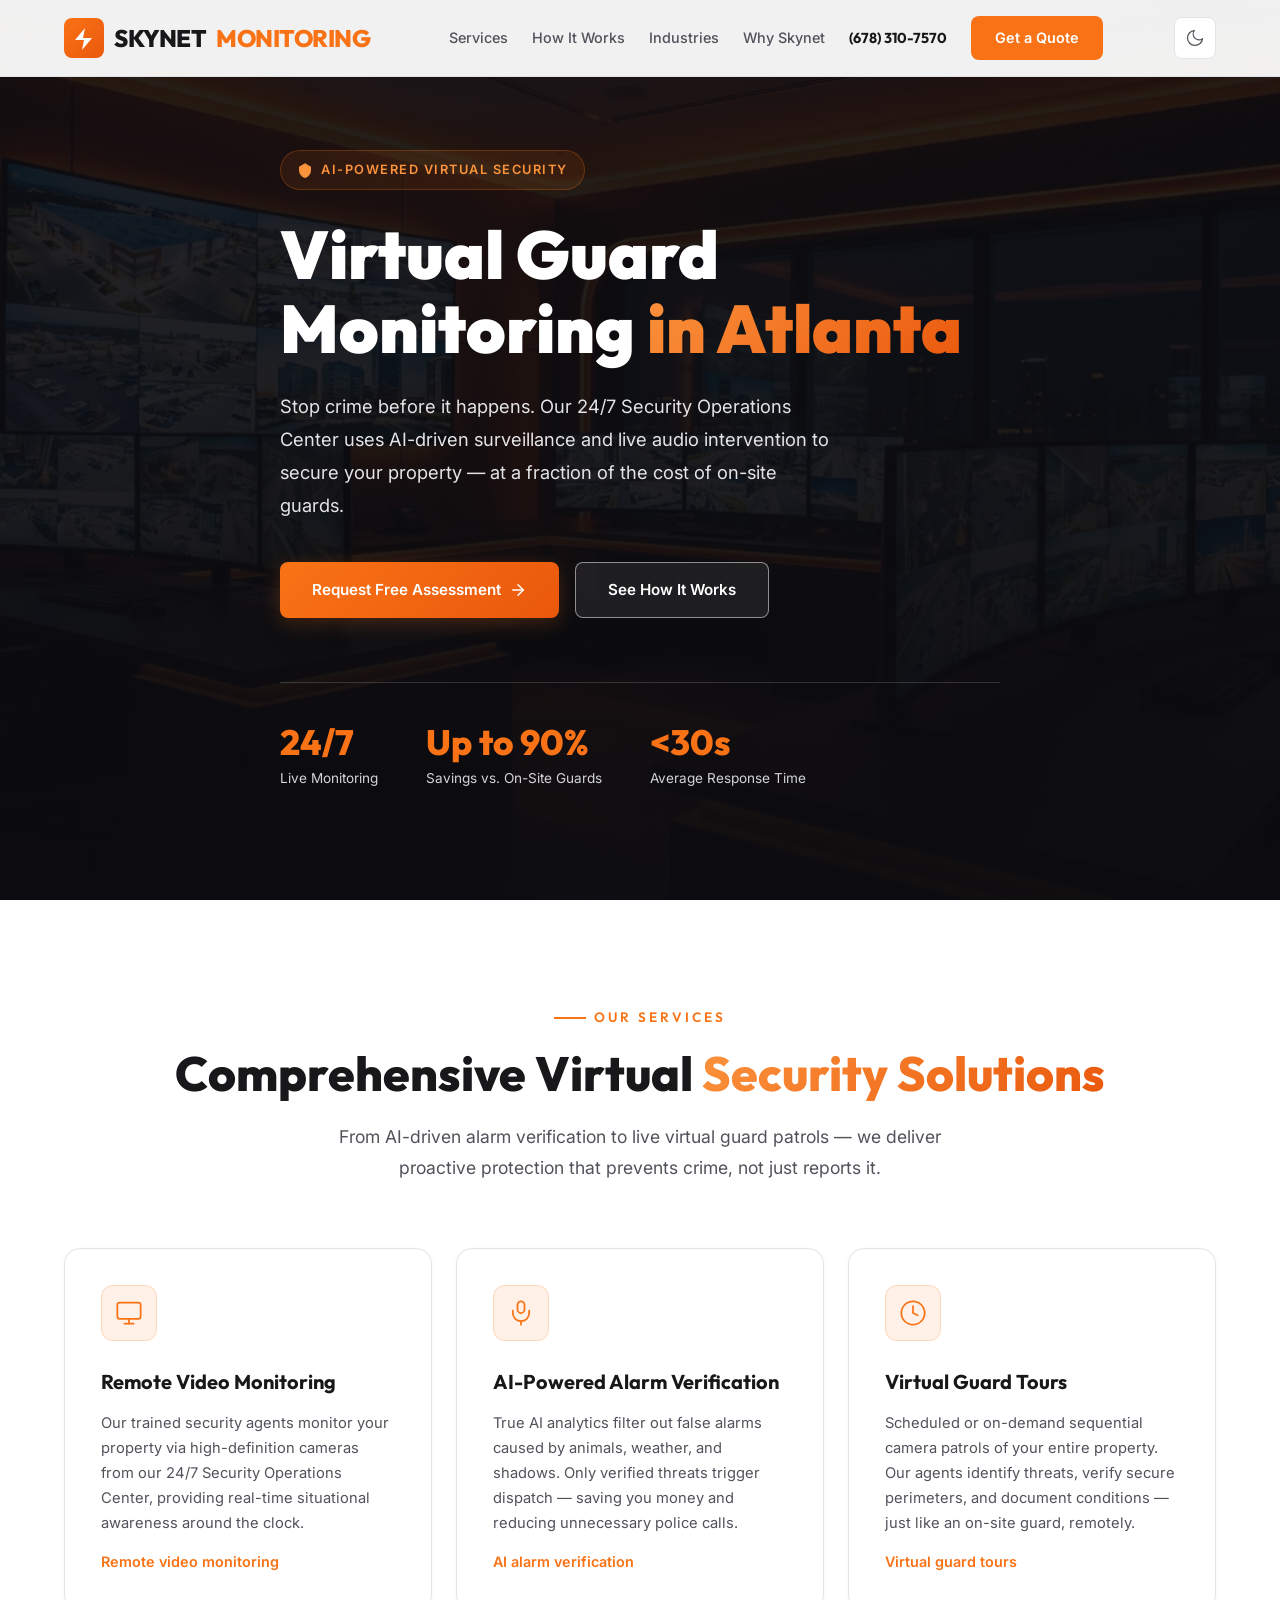
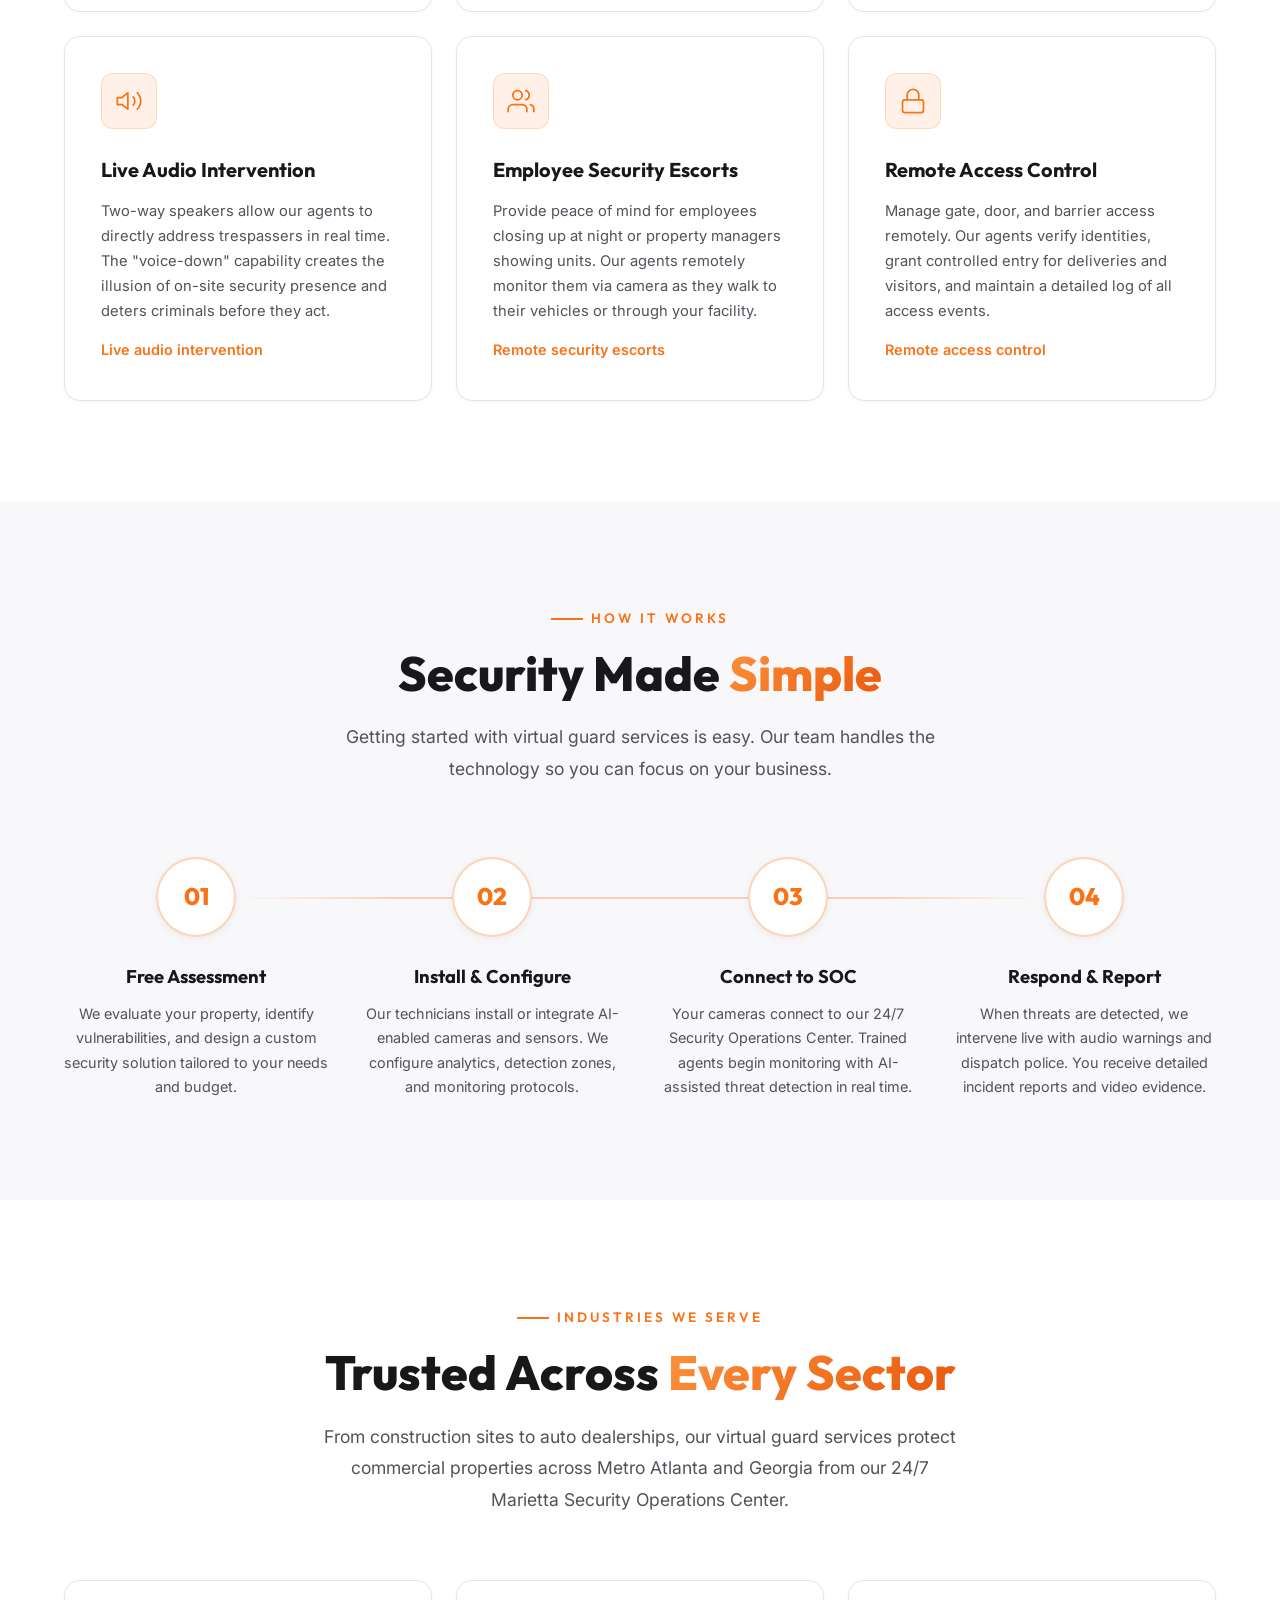
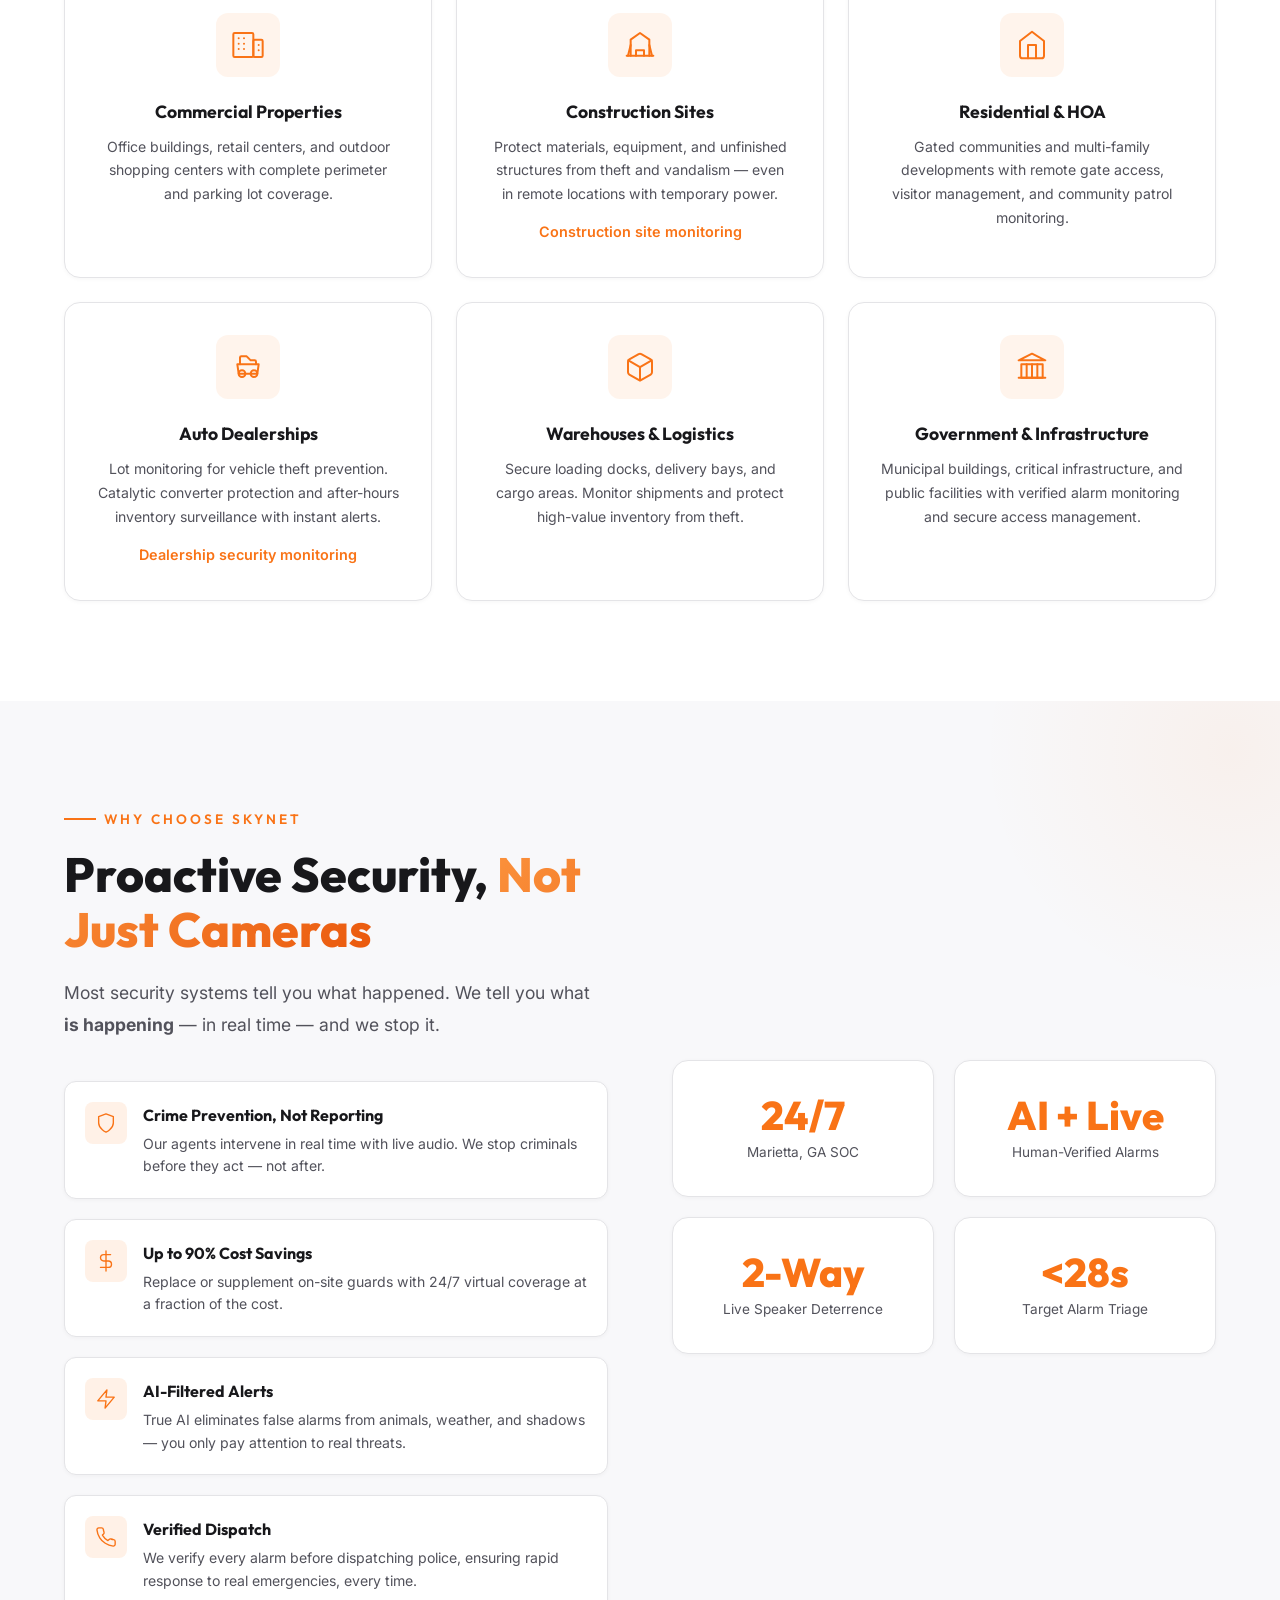
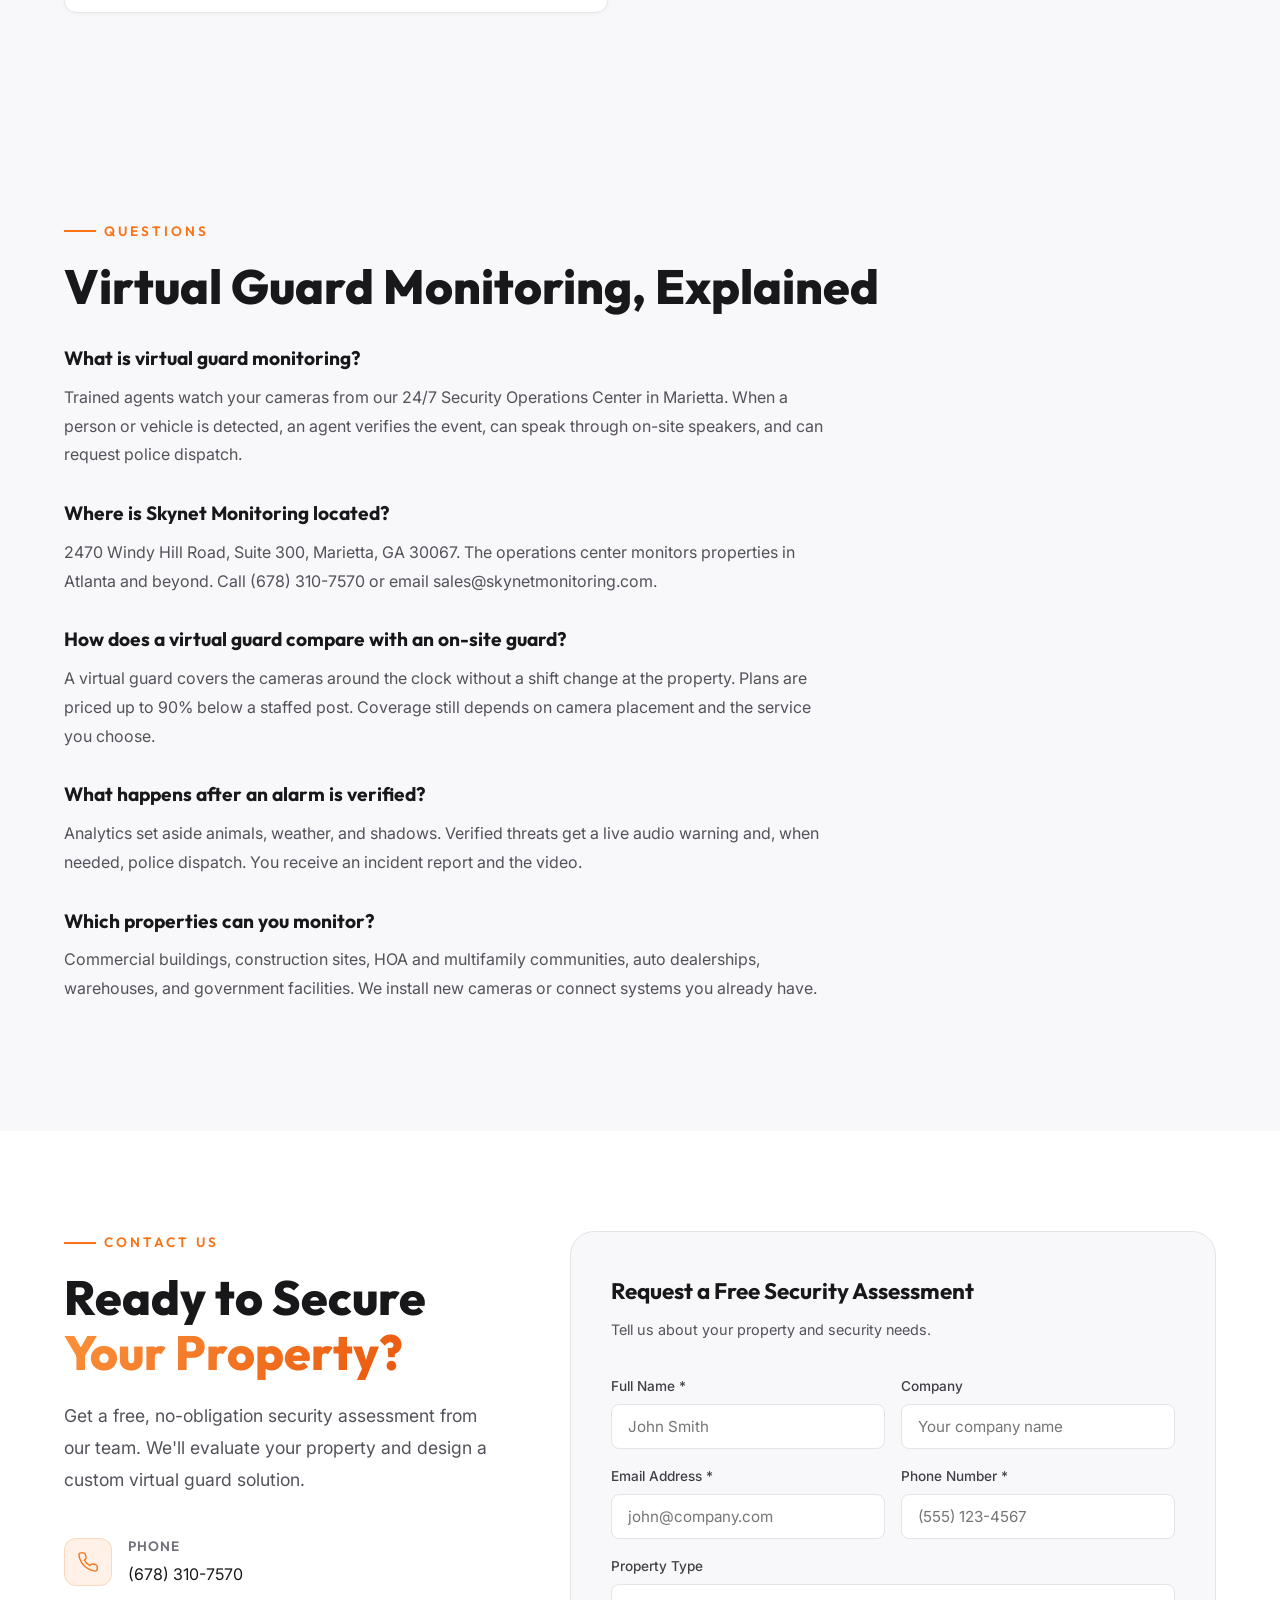
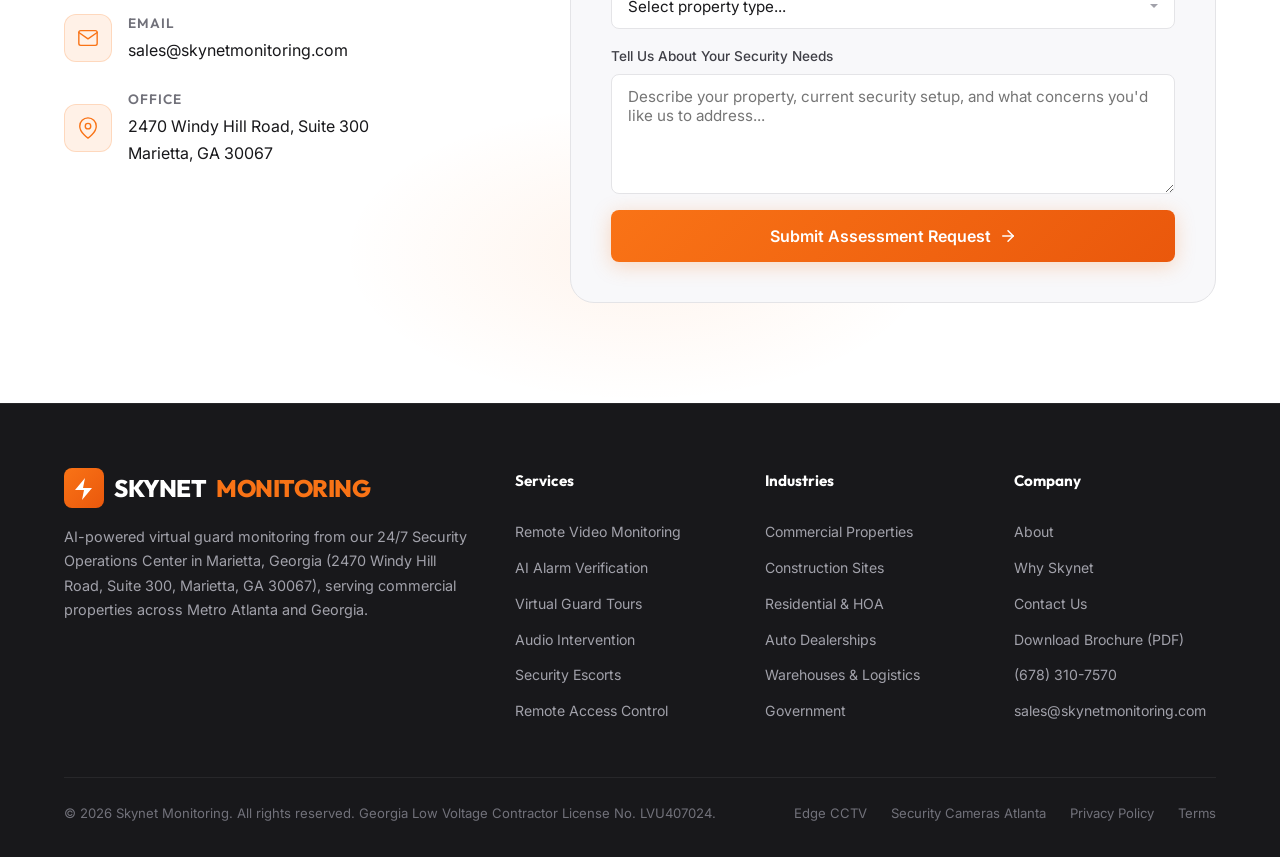
<file: index.html>
<!DOCTYPE html>
<html lang="en">

<head>
  <meta charset="UTF-8">
  <meta name="viewport" content="width=device-width, initial-scale=1.0">

  <!-- Google Analytics (GA4) -->
  <script async src="https://www.googletagmanager.com/gtag/js?id=G-JDWJHD9QR2"></script>
  <script>
    window.dataLayer = window.dataLayer || [];
    function gtag() { dataLayer.push(arguments); }
    gtag('js', new Date());
    gtag('config', 'G-JDWJHD9QR2');
  </script>


  <!-- Resource Hints — get connections started early -->
  <link rel="preconnect" href="https://fonts.googleapis.com">
  <link rel="preconnect" href="https://fonts.gstatic.com" crossorigin>
  <link rel="preconnect" href="https://www.googletagmanager.com">

  <link rel="dns-prefetch" href="https://formsubmit.co">

  <!-- Preload LCP hero image (mobile-first) -->
  <link rel="preload" as="image" type="image/avif" href="hero-bg-mobile.avif" media="(max-width: 768px)">
  <link rel="preload" as="image" type="image/avif" href="hero-bg.avif" media="(min-width: 769px)">

  <!-- SEO Meta -->
  <title>Virtual Guard Monitoring in Atlanta | Skynet Monitoring</title>
  <meta name="description"
    content="24/7 virtual guard monitoring from Marietta. Live video, AI alarm verification, and audio intervention for Atlanta businesses. Call (678) 310-7570.">
  <meta name="robots" content="index, follow">
  <link rel="canonical" href="https://skynetmonitoring.com/">

  <!-- Open Graph -->
  <meta property="og:type" content="website">
  <meta property="og:url" content="https://skynetmonitoring.com/">
  <meta property="og:title" content="Virtual Guard Monitoring in Atlanta | Skynet Monitoring">
  <meta property="og:description"
    content="24/7 virtual guard monitoring from Marietta. Live video, AI alarm verification, and audio intervention for Atlanta businesses.">
  <meta property="og:image" content="https://skynetmonitoring.com/hero-bg.webp">
  <meta property="og:locale" content="en_US">

  <!-- Twitter Card -->
  <meta name="twitter:card" content="summary_large_image">
  <meta name="twitter:title" content="Virtual Guard Monitoring in Atlanta | Skynet Monitoring">
  <meta name="twitter:description"
    content="24/7 virtual guard monitoring from Marietta. Live video, AI alarm verification, and audio intervention for Atlanta businesses.">
  <meta name="twitter:image" content="https://skynetmonitoring.com/hero-bg.webp">

  <!-- Schema.org JSON-LD (Enhanced with OpeningHours & PriceRange) -->
  <script type="application/ld+json">
  {
    "@context": "https://schema.org",
    "@type": "ProfessionalService",
    "name": "Skynet Monitoring",
    "description": "24/7 virtual guard monitoring from a Security Operations Center in Marietta, Georgia, serving Atlanta businesses.",
    "url": "https://skynetmonitoring.com/",
    "image": "https://skynetmonitoring.com/hero-bg.webp",
    "telephone": "+1-678-310-7570",
    "email": "sales@skynetmonitoring.com",
    "priceRange": "$$",
    "openingHoursSpecification": {
      "@type": "OpeningHoursSpecification",
      "dayOfWeek": ["Monday","Tuesday","Wednesday","Thursday","Friday","Saturday","Sunday"],
      "opens": "00:00",
      "closes": "23:59"
    },
    "address": {
      "@type": "PostalAddress",
      "streetAddress": "2470 Windy Hill Road, Suite 300",
      "addressLocality": "Marietta",
      "addressRegion": "GA",
      "postalCode": "30067",
      "addressCountry": "US"
    },
    "geo": {
      "@type": "GeoCoordinates",
      "latitude": "33.9068",
      "longitude": "-84.4673"
    },
    "areaServed": [
      { "@type": "City", "name": "Atlanta" },
      { "@type": "City", "name": "Marietta" },
      { "@type": "AdministrativeArea", "name": "Georgia" }
    ],
    "hasOfferCatalog": {
      "@type": "OfferCatalog",
      "name": "Virtual guard services",
      "itemListElement": [
        { "@type": "Offer", "itemOffered": { "@type": "Service", "name": "Remote Video Monitoring", "url": "https://skynetmonitoring.com/remote-video-monitoring/" } },
        { "@type": "Offer", "itemOffered": { "@type": "Service", "name": "AI Alarm Verification", "url": "https://skynetmonitoring.com/alarm-verification/" } },
        { "@type": "Offer", "itemOffered": { "@type": "Service", "name": "Virtual Guard Tours", "url": "https://skynetmonitoring.com/virtual-guard-tours/" } },
        { "@type": "Offer", "itemOffered": { "@type": "Service", "name": "Live Audio Intervention", "url": "https://skynetmonitoring.com/audio-intervention/" } },
        { "@type": "Offer", "itemOffered": { "@type": "Service", "name": "Employee Security Escorts", "url": "https://skynetmonitoring.com/virtual-escorts/" } },
        { "@type": "Offer", "itemOffered": { "@type": "Service", "name": "Remote Access Control", "url": "https://skynetmonitoring.com/remote-access-control/" } }
      ]
    }
  }
  </script>

  <!-- Google Fonts — non-blocking load -->
  <link rel="stylesheet"
    href="https://fonts.googleapis.com/css2?family=Inter:wght@300;400;500;600;700&family=Outfit:wght@400;500;600;700;800;900&display=swap"
    media="print" onload="this.media='all'">
  <noscript>
    <link rel="stylesheet"
      href="https://fonts.googleapis.com/css2?family=Inter:wght@300;400;500;600;700&family=Outfit:wght@400;500;600;700;800;900&display=swap">
  </noscript>

  <!-- Styles -->
  <link rel="stylesheet" href="index.css">
  <link rel="icon" type="image/svg+xml"
    href="data:image/svg+xml,%3Csvg xmlns='http://www.w3.org/2000/svg' viewBox='0 0 32 32'%3E%3Crect width='32' height='32' rx='6' fill='%23f97316'/%3E%3Cpath d='M16 8 L10 14 L16 14 L14 24 L22 16 L16 16 Z' fill='white'/%3E%3C/svg%3E">
</head>

<body>

  <!-- ========== HEADER ========== -->
  <header class="header" id="header">
    <div class="container">
      <a href="/" class="logo" aria-label="Skynet Monitoring Home">
        <div class="logo-icon">
          <svg xmlns="http://www.w3.org/2000/svg" viewBox="0 0 24 24">
            <path d="M13 2L3 14h9l-2 10 10-12h-9l2-10z" />
          </svg>
        </div>
        SKYNET <span>MONITORING</span>
      </a>

      <nav class="nav-links" id="navLinks" aria-label="Main navigation">
        <a href="#services">Services</a>
        <a href="#how-it-works">How It Works</a>
        <a href="#industries">Industries</a>
        <a href="#why-skynet">Why Skynet</a>
        <a href="tel:+16783107570" class="nav-phone">(678) 310-7570</a>
        <a href="#contact" class="nav-cta">Get a Quote</a>
      </nav>

      <button class="theme-toggle" id="themeToggle" aria-label="Toggle light/dark theme"
        title="Toggle light/dark theme">
        <svg class="icon-moon" xmlns="http://www.w3.org/2000/svg" viewBox="0 0 24 24" fill="none" stroke="currentColor"
          stroke-width="1.5" stroke-linecap="round" stroke-linejoin="round">
          <path d="M21 12.79A9 9 0 1 1 11.21 3 7 7 0 0 0 21 12.79z" />
        </svg>
        <svg class="icon-sun" xmlns="http://www.w3.org/2000/svg" viewBox="0 0 24 24" fill="none" stroke="currentColor"
          stroke-width="1.5" stroke-linecap="round" stroke-linejoin="round">
          <circle cx="12" cy="12" r="5" />
          <line x1="12" y1="1" x2="12" y2="3" />
          <line x1="12" y1="21" x2="12" y2="23" />
          <line x1="4.22" y1="4.22" x2="5.64" y2="5.64" />
          <line x1="18.36" y1="18.36" x2="19.78" y2="19.78" />
          <line x1="1" y1="12" x2="3" y2="12" />
          <line x1="21" y1="12" x2="23" y2="12" />
          <line x1="4.22" y1="19.78" x2="5.64" y2="18.36" />
          <line x1="18.36" y1="5.64" x2="19.78" y2="4.22" />
        </svg>
      </button>

      <button class="menu-toggle" id="menuToggle" aria-label="Toggle mobile menu" aria-expanded="false">
        <span></span>
        <span></span>
        <span></span>
      </button>
    </div>
  </header>

  <main>
    <!-- ========== HERO ========== -->
    <section class="hero" id="hero">
      <div class="hero-bg">
        <picture>
          <source type="image/avif" srcset="hero-bg-mobile.avif" media="(max-width: 768px)">
          <source type="image/webp" srcset="hero-bg-mobile.webp" media="(max-width: 768px)">
          <source type="image/avif" srcset="hero-bg.avif" media="(min-width: 769px)">
          <source type="image/webp" srcset="hero-bg.webp" media="(min-width: 769px)">
          <img src="hero-bg.webp" alt="Security operations center with multiple surveillance monitors" width="1920"
            height="1080" loading="eager" fetchpriority="high" decoding="async">
        </picture>
      </div>
      <div class="container">
        <div class="hero-content">
          <div class="hero-badge">
            <svg xmlns="http://www.w3.org/2000/svg" viewBox="0 0 24 24" fill="currentColor">
              <path d="M12 2L3 7v5c0 5.55 3.84 10.74 9 12 5.16-1.26 9-6.45 9-12V7l-9-5z" />
            </svg>
            AI-Powered Virtual Security
          </div>
          <h1>Virtual Guard Monitoring <span class="text-gradient">in Atlanta</span></h1>
          <p>Stop crime before it happens. Our 24/7 Security Operations Center uses AI-driven surveillance and live
            audio intervention to secure your property — at a fraction of the cost of on-site guards.</p>
          <div class="hero-actions">
            <a href="#contact" class="btn btn-primary">
              Request Free Assessment
              <svg xmlns="http://www.w3.org/2000/svg" viewBox="0 0 24 24" fill="none" stroke="currentColor"
                stroke-width="2" stroke-linecap="round" stroke-linejoin="round">
                <path d="M5 12h14" />
                <path d="m12 5 7 7-7 7" />
              </svg>
            </a>
            <a href="#how-it-works" class="btn btn-outline">
              See How It Works
            </a>
          </div>
          <div class="hero-stats">
            <div class="hero-stat">
              <p class="stat-figure">24/7</p>
              <p>Live Monitoring</p>
            </div>
            <div class="hero-stat">
              <p class="stat-figure">Up to 90%</p>
              <p>Savings vs. On-Site Guards</p>
            </div>
            <div class="hero-stat">
              <p class="stat-figure">&lt;30s</p>
              <p>Average Response Time</p>
            </div>
          </div>
        </div>
      </div>
    </section>

    <!-- ========== SERVICES ========== -->
    <section class="services" id="services">
      <div class="container">
        <div class="services-header reveal">
          <div class="section-label">Our Services</div>
          <h2 class="section-title">Comprehensive Virtual <span class="text-gradient">Security Solutions</span></h2>
          <p class="section-subtitle">From AI-driven alarm verification to live virtual guard patrols — we deliver
            proactive protection that prevents crime, not just reports it.</p>
        </div>

        <div class="services-grid">
          <!-- Service 1 -->
          <div class="service-card reveal" id="service-remote-monitoring">
            <div class="service-icon">
              <svg xmlns="http://www.w3.org/2000/svg" viewBox="0 0 24 24" fill="none" stroke="currentColor"
                stroke-width="1.5" stroke-linecap="round" stroke-linejoin="round">
                <rect x="2" y="3" width="20" height="14" rx="2" />
                <line x1="8" y1="21" x2="16" y2="21" />
                <line x1="12" y1="17" x2="12" y2="21" />
              </svg>
            </div>
            <h3>Remote Video Monitoring</h3>
            <p>Our trained security agents monitor your property via high-definition cameras from our 24/7 Security
              Operations Center, providing real-time situational awareness around the clock.</p>
            <a class="card-link" href="/remote-video-monitoring/">Remote video monitoring</a>
          </div>

          <!-- Service 2 -->
          <div class="service-card reveal" id="service-ai-alarm">
            <div class="service-icon">
              <svg xmlns="http://www.w3.org/2000/svg" viewBox="0 0 24 24" fill="none" stroke="currentColor"
                stroke-width="1.5" stroke-linecap="round" stroke-linejoin="round">
                <path d="M12 2a3 3 0 0 0-3 3v4a3 3 0 0 0 6 0V5a3 3 0 0 0-3-3Z" />
                <path d="M19 10v2a7 7 0 0 1-14 0v-2" />
                <line x1="12" y1="19" x2="12" y2="22" />
              </svg>
            </div>
            <h3>AI-Powered Alarm Verification</h3>
            <p>True AI analytics filter out false alarms caused by animals, weather, and shadows. Only verified threats
              trigger dispatch — saving you money and reducing unnecessary police calls.</p>
            <a class="card-link" href="/alarm-verification/">AI alarm verification</a>
          </div>

          <!-- Service 3 -->
          <div class="service-card reveal" id="service-virtual-tours">
            <div class="service-icon">
              <svg xmlns="http://www.w3.org/2000/svg" viewBox="0 0 24 24" fill="none" stroke="currentColor"
                stroke-width="1.5" stroke-linecap="round" stroke-linejoin="round">
                <circle cx="12" cy="12" r="10" />
                <polyline points="12 6 12 12 16 14" />
              </svg>
            </div>
            <h3>Virtual Guard Tours</h3>
            <p>Scheduled or on-demand sequential camera patrols of your entire property. Our agents identify threats,
              verify secure perimeters, and document conditions — just like an on-site guard, remotely.</p>
            <a class="card-link" href="/virtual-guard-tours/">Virtual guard tours</a>
          </div>

          <!-- Service 4 -->
          <div class="service-card reveal" id="service-audio-intervention">
            <div class="service-icon">
              <svg xmlns="http://www.w3.org/2000/svg" viewBox="0 0 24 24" fill="none" stroke="currentColor"
                stroke-width="1.5" stroke-linecap="round" stroke-linejoin="round">
                <polygon points="11 5 6 9 2 9 2 15 6 15 11 19 11 5" />
                <path d="M15.54 8.46a5 5 0 0 1 0 7.07" />
                <path d="M19.07 4.93a10 10 0 0 1 0 14.14" />
              </svg>
            </div>
            <h3>Live Audio Intervention</h3>
            <p>Two-way speakers allow our agents to directly address trespassers in real time. The "voice-down"
              capability creates the illusion of on-site security presence and deters criminals before they act.</p>
            <a class="card-link" href="/audio-intervention/">Live audio intervention</a>
          </div>

          <!-- Service 5 -->
          <div class="service-card reveal" id="service-virtual-escorts">
            <div class="service-icon">
              <svg xmlns="http://www.w3.org/2000/svg" viewBox="0 0 24 24" fill="none" stroke="currentColor"
                stroke-width="1.5" stroke-linecap="round" stroke-linejoin="round">
                <path d="M17 21v-2a4 4 0 0 0-4-4H5a4 4 0 0 0-4 4v2" />
                <circle cx="9" cy="7" r="4" />
                <path d="M23 21v-2a4 4 0 0 0-3-3.87" />
                <path d="M16 3.13a4 4 0 0 1 0 7.75" />
              </svg>
            </div>
            <h3>Employee Security Escorts</h3>
            <p>Provide peace of mind for employees closing up at night or property managers showing units. Our agents
              remotely monitor them via camera as they walk to their vehicles or through your facility.</p>
            <a class="card-link" href="/virtual-escorts/">Remote security escorts</a>
          </div>

          <!-- Service 6 -->
          <div class="service-card reveal" id="service-access-control">
            <div class="service-icon">
              <svg xmlns="http://www.w3.org/2000/svg" viewBox="0 0 24 24" fill="none" stroke="currentColor"
                stroke-width="1.5" stroke-linecap="round" stroke-linejoin="round">
                <rect x="3" y="11" width="18" height="11" rx="2" ry="2" />
                <path d="M7 11V7a5 5 0 0 1 10 0v4" />
              </svg>
            </div>
            <h3>Remote Access Control</h3>
            <p>Manage gate, door, and barrier access remotely. Our agents verify identities, grant controlled entry for
              deliveries and visitors, and maintain a detailed log of all access events.</p>
            <a class="card-link" href="/remote-access-control/">Remote access control</a>
          </div>
        </div>
      </div>
    </section>

    <!-- ========== HOW IT WORKS ========== -->
    <section class="how-it-works" id="how-it-works">
      <div class="container">
        <div class="how-header reveal">
          <div class="section-label">How It Works</div>
          <h2 class="section-title">Security Made <span class="text-gradient">Simple</span></h2>
          <p class="section-subtitle">Getting started with virtual guard services is easy. Our team handles the
            technology so you can focus on your business.</p>
        </div>

        <div class="steps">
          <div class="step reveal">
            <div class="step-number">01</div>
            <h3>Free Assessment</h3>
            <p>We evaluate your property, identify vulnerabilities, and design a custom security solution tailored to
              your needs and budget.</p>
          </div>
          <div class="step reveal">
            <div class="step-number">02</div>
            <h3>Install & Configure</h3>
            <p>Our technicians install or integrate AI-enabled cameras and sensors. We configure analytics, detection
              zones, and monitoring protocols.</p>
          </div>
          <div class="step reveal">
            <div class="step-number">03</div>
            <h3>Connect to SOC</h3>
            <p>Your cameras connect to our 24/7 Security Operations Center. Trained agents begin monitoring with
              AI-assisted threat detection in real time.</p>
          </div>
          <div class="step reveal">
            <div class="step-number">04</div>
            <h3>Respond & Report</h3>
            <p>When threats are detected, we intervene live with audio warnings and dispatch police. You receive
              detailed incident reports and video evidence.</p>
          </div>
        </div>
      </div>
    </section>

    <!-- ========== INDUSTRIES ========== -->
    <section class="industries" id="industries">
      <div class="container">
        <div class="industries-header reveal">
          <div class="section-label">Industries We Serve</div>
          <h2 class="section-title">Trusted Across <span class="text-gradient">Every Sector</span></h2>
          <p class="section-subtitle">From construction sites to auto dealerships, our virtual guard services protect
            commercial properties across Metro Atlanta and Georgia from our 24/7 Marietta Security Operations Center.</p>
        </div>

        <div class="industries-grid">
          <div class="industry-card reveal" id="industry-commercial">
            <div class="industry-icon">
              <svg xmlns="http://www.w3.org/2000/svg" viewBox="0 0 24 24" fill="none" stroke="currentColor"
                stroke-width="1.5" stroke-linecap="round" stroke-linejoin="round">
                <rect x="1" y="3" width="15" height="18" rx="1" />
                <rect x="16" y="8" width="7" height="13" rx="1" />
                <line x1="5" y1="7" x2="5" y2="7.01" />
                <line x1="9" y1="7" x2="9" y2="7.01" />
                <line x1="5" y1="11" x2="5" y2="11.01" />
                <line x1="9" y1="11" x2="9" y2="11.01" />
                <line x1="5" y1="15" x2="5" y2="15.01" />
                <line x1="9" y1="15" x2="9" y2="15.01" />
                <line x1="20" y1="12" x2="20" y2="12.01" />
                <line x1="20" y1="16" x2="20" y2="16.01" />
              </svg>
            </div>
            <h3>Commercial Properties</h3>
            <p>Office buildings, retail centers, and outdoor shopping centers with complete perimeter and parking lot
              coverage.</p>
          </div>

          <div class="industry-card reveal" id="industry-construction">
            <div class="industry-icon">
              <svg xmlns="http://www.w3.org/2000/svg" viewBox="0 0 24 24" fill="none" stroke="currentColor"
                stroke-width="1.5" stroke-linecap="round" stroke-linejoin="round">
                <path d="M2 20h20" />
                <path d="M5 20V8l7-5 7 5v12" />
                <path d="M9 20v-4h6v4" />
                <path d="M3 20l2-8" />
                <path d="M21 20l-2-8" />
              </svg>
            </div>
            <h3>Construction Sites</h3>
            <p>Protect materials, equipment, and unfinished structures from theft and vandalism — even in remote
              locations with temporary power.</p>
            <a class="card-link" href="/construction-site-monitoring/">Construction site monitoring</a>
          </div>

          <div class="industry-card reveal" id="industry-residential">
            <div class="industry-icon">
              <svg xmlns="http://www.w3.org/2000/svg" viewBox="0 0 24 24" fill="none" stroke="currentColor"
                stroke-width="1.5" stroke-linecap="round" stroke-linejoin="round">
                <path d="M3 9l9-7 9 7v11a2 2 0 0 1-2 2H5a2 2 0 0 1-2-2z" />
                <polyline points="9 22 9 12 15 12 15 22" />
              </svg>
            </div>
            <h3>Residential & HOA</h3>
            <p>Gated communities and multi-family developments with remote gate access, visitor management, and
              community patrol monitoring.</p>
          </div>

          <div class="industry-card reveal" id="industry-auto">
            <div class="industry-icon">
              <svg xmlns="http://www.w3.org/2000/svg" viewBox="0 0 24 24" fill="none" stroke="currentColor"
                stroke-width="1.5" stroke-linecap="round" stroke-linejoin="round">
                <path d="M5 17h14l1-7H4l1 7z" />
                <circle cx="7.5" cy="17" r="2.5" />
                <circle cx="16.5" cy="17" r="2.5" />
                <path d="M6 10V5a1 1 0 0 1 1-1h4l3 3h3a1 1 0 0 1 1 1v2" />
              </svg>
            </div>
            <h3>Auto Dealerships</h3>
            <p>Lot monitoring for vehicle theft prevention. Catalytic converter protection and after-hours inventory
              surveillance with instant alerts.</p>
            <a class="card-link" href="/dealership-security-monitoring/">Dealership security monitoring</a>
          </div>

          <div class="industry-card reveal" id="industry-warehouse">
            <div class="industry-icon">
              <svg xmlns="http://www.w3.org/2000/svg" viewBox="0 0 24 24" fill="none" stroke="currentColor"
                stroke-width="1.5" stroke-linecap="round" stroke-linejoin="round">
                <path
                  d="M21 16V8a2 2 0 0 0-1-1.73l-7-4a2 2 0 0 0-2 0l-7 4A2 2 0 0 0 3 8v8a2 2 0 0 0 1 1.73l7 4a2 2 0 0 0 2 0l7-4A2 2 0 0 0 21 16z" />
                <polyline points="3.27 6.96 12 12.01 20.73 6.96" />
                <line x1="12" y1="22.08" x2="12" y2="12" />
              </svg>
            </div>
            <h3>Warehouses & Logistics</h3>
            <p>Secure loading docks, delivery bays, and cargo areas. Monitor shipments and protect high-value inventory
              from theft.</p>
          </div>

          <div class="industry-card reveal" id="industry-government">
            <div class="industry-icon">
              <svg xmlns="http://www.w3.org/2000/svg" viewBox="0 0 24 24" fill="none" stroke="currentColor"
                stroke-width="1.5" stroke-linecap="round" stroke-linejoin="round">
                <path d="M12 2L2 7h20L12 2z" />
                <rect x="4" y="10" width="16" height="10" />
                <line x1="8" y1="10" x2="8" y2="20" />
                <line x1="12" y1="10" x2="12" y2="20" />
                <line x1="16" y1="10" x2="16" y2="20" />
                <line x1="2" y1="20" x2="22" y2="20" />
              </svg>
            </div>
            <h3>Government & Infrastructure</h3>
            <p>Municipal buildings, critical infrastructure, and public facilities with verified alarm monitoring and
              secure access management.</p>
          </div>
        </div>
      </div>
    </section>

    <!-- ========== WHY SKYNET ========== -->
    <section class="why-skynet" id="why-skynet">
      <div class="container">
        <div class="why-content">
          <div class="why-text">
            <div class="section-label reveal">Why Choose Skynet</div>
            <h2 class="section-title reveal">Proactive Security, <span class="text-gradient">Not Just Cameras</span>
            </h2>
            <p class="section-subtitle reveal">Most security systems tell you what happened. We tell you what <strong>is
                happening</strong> — in real time — and we stop it.</p>

            <div class="why-features">
              <div class="why-feature reveal">
                <div class="why-feature-icon">
                  <svg xmlns="http://www.w3.org/2000/svg" viewBox="0 0 24 24" fill="none" stroke="currentColor"
                    stroke-width="1.5" stroke-linecap="round" stroke-linejoin="round">
                    <path d="M12 22s8-4 8-10V5l-8-3-8 3v7c0 6 8 10 8 10z" />
                  </svg>
                </div>
                <div>
                  <h4>Crime Prevention, Not Reporting</h4>
                  <p>Our agents intervene in real time with live audio. We stop criminals before they act — not after.
                  </p>
                </div>
              </div>

              <div class="why-feature reveal">
                <div class="why-feature-icon">
                  <svg xmlns="http://www.w3.org/2000/svg" viewBox="0 0 24 24" fill="none" stroke="currentColor"
                    stroke-width="1.5" stroke-linecap="round" stroke-linejoin="round">
                    <line x1="12" y1="1" x2="12" y2="23" />
                    <path d="M17 5H9.5a3.5 3.5 0 0 0 0 7h5a3.5 3.5 0 0 1 0 7H6" />
                  </svg>
                </div>
                <div>
                  <h4>Up to 90% Cost Savings</h4>
                  <p>Replace or supplement on-site guards with 24/7 virtual coverage at a fraction of the cost.</p>
                </div>
              </div>

              <div class="why-feature reveal">
                <div class="why-feature-icon">
                  <svg xmlns="http://www.w3.org/2000/svg" viewBox="0 0 24 24" fill="none" stroke="currentColor"
                    stroke-width="1.5" stroke-linecap="round" stroke-linejoin="round">
                    <path d="M13 2L3 14h9l-1 8 10-12h-9l1-8z" />
                  </svg>
                </div>
                <div>
                  <h4>AI-Filtered Alerts</h4>
                  <p>True AI eliminates false alarms from animals, weather, and shadows — you only pay attention to real
                    threats.</p>
                </div>
              </div>

              <div class="why-feature reveal">
                <div class="why-feature-icon">
                  <svg xmlns="http://www.w3.org/2000/svg" viewBox="0 0 24 24" fill="none" stroke="currentColor"
                    stroke-width="1.5" stroke-linecap="round" stroke-linejoin="round">
                    <path
                      d="M22 16.92v3a2 2 0 0 1-2.18 2 19.79 19.79 0 0 1-8.63-3.07 19.5 19.5 0 0 1-6-6 19.79 19.79 0 0 1-3.07-8.67A2 2 0 0 1 4.11 2h3a2 2 0 0 1 2 1.72c.127.96.361 1.903.7 2.81a2 2 0 0 1-.45 2.11L8.09 9.91a16 16 0 0 0 6 6l1.27-1.27a2 2 0 0 1 2.11-.45c.907.339 1.85.573 2.81.7A2 2 0 0 1 22 16.92z" />
                  </svg>
                </div>
                <div>
                  <h4>Verified Dispatch</h4>
                  <p>We verify every alarm before dispatching police, ensuring rapid response to real emergencies, every
                    time.</p>
                </div>
              </div>
            </div>
          </div>

          <div class="why-visual reveal">
            <div class="stats-grid">
              <div class="stat-card">
                <p class="stat-figure">24/7</p>
                <p>Marietta, GA SOC</p>
              </div>
              <div class="stat-card">
                <p class="stat-figure">AI + Live</p>
                <p>Human-Verified Alarms</p>
              </div>
              <div class="stat-card">
                <p class="stat-figure">2-Way</p>
                <p>Live Speaker Deterrence</p>
              </div>
              <div class="stat-card">
                <p class="stat-figure">&lt;30s</p>
                <p>Target Alarm Triage</p>
              </div>
            </div>
          </div>
        </div>
      </div>
    </section>

    <!-- ========== FAQ ========== -->
    <section class="faq" id="faq">
      <div class="container">
        <div class="section-label">Questions</div>
        <h2 class="section-title">Virtual Guard Monitoring, Explained</h2>
        <div class="faq-list">
          <div class="faq-item">
            <h3>What is virtual guard monitoring?</h3>
            <p>Trained agents watch your cameras from our 24/7 Security Operations Center in Marietta. When a person or
              vehicle is detected, an agent verifies the event, can speak through on-site speakers, and can request
              police dispatch.</p>
          </div>
          <div class="faq-item">
            <h3>Where is Skynet Monitoring located?</h3>
            <p>2470 Windy Hill Road, Suite 300, Marietta, GA 30067. The operations center monitors properties in Atlanta
              and beyond. Call <a href="tel:+16783107570">(678) 310-7570</a> or email
              <a href="mailto:sales@skynetmonitoring.com">sales@skynetmonitoring.com</a>.</p>
          </div>
          <div class="faq-item">
            <h3>How does a virtual guard compare with an on-site guard?</h3>
            <p>A virtual guard covers the cameras around the clock without a shift change at the property. Plans are
              priced up to 90% below a staffed post. Coverage still depends on camera placement and the service you
              choose.</p>
          </div>
          <div class="faq-item">
            <h3>What happens after an alarm is verified?</h3>
            <p>Analytics set aside animals, weather, and shadows. Verified threats get a live audio warning and, when
              needed, police dispatch. You receive an incident report and the video.</p>
          </div>
          <div class="faq-item">
            <h3>Which properties can you monitor?</h3>
            <p>Commercial buildings, <a href="/construction-site-monitoring/">construction sites</a>, HOA and
              multifamily communities, <a href="/dealership-security-monitoring/">auto dealerships</a>, warehouses, and
              government facilities. We install new cameras or connect systems you already have.</p>
          </div>
        </div>
      </div>
    </section>

    <script type="application/ld+json">
    {
      "@context": "https://schema.org",
      "@type": "FAQPage",
      "mainEntity": [
        {
          "@type": "Question",
          "name": "What is virtual guard monitoring?",
          "acceptedAnswer": {
            "@type": "Answer",
            "text": "Trained agents watch your cameras from our 24/7 Security Operations Center in Marietta. When a person or vehicle is detected, an agent verifies the event, can speak through on-site speakers, and can request police dispatch."
          }
        },
        {
          "@type": "Question",
          "name": "Where is Skynet Monitoring located?",
          "acceptedAnswer": {
            "@type": "Answer",
            "text": "2470 Windy Hill Road, Suite 300, Marietta, GA 30067. The operations center monitors properties in Atlanta and beyond. Call (678) 310-7570 or email sales@skynetmonitoring.com."
          }
        },
        {
          "@type": "Question",
          "name": "How does a virtual guard compare with an on-site guard?",
          "acceptedAnswer": {
            "@type": "Answer",
            "text": "A virtual guard covers the cameras around the clock without a shift change at the property. Plans are priced up to 90% below a staffed post. Coverage still depends on camera placement and the service you choose."
          }
        },
        {
          "@type": "Question",
          "name": "What happens after an alarm is verified?",
          "acceptedAnswer": {
            "@type": "Answer",
            "text": "Analytics set aside animals, weather, and shadows. Verified threats get a live audio warning and, when needed, police dispatch. You receive an incident report and the video."
          }
        },
        {
          "@type": "Question",
          "name": "Which properties can you monitor?",
          "acceptedAnswer": {
            "@type": "Answer",
            "text": "Commercial buildings, construction sites, HOA and multifamily communities, auto dealerships, warehouses, and government facilities. We install new cameras or connect systems you already have."
          }
        }
      ]
    }
    </script>

    <!-- ========== CONTACT ========== -->
    <section class="contact" id="contact">
      <div class="container">
        <div class="contact-wrapper">
          <div class="contact-info">
            <div class="section-label reveal">Contact Us</div>
            <h2 class="section-title reveal">Ready to Secure <span class="text-gradient">Your Property?</span></h2>
            <p class="section-subtitle reveal">Get a free, no-obligation security assessment from our team. We'll
              evaluate your property and design a custom virtual guard solution.</p>

            <div class="contact-details reveal">
              <div class="contact-item">
                <div class="contact-item-icon">
                  <svg xmlns="http://www.w3.org/2000/svg" viewBox="0 0 24 24" fill="none" stroke="currentColor"
                    stroke-width="1.5" stroke-linecap="round" stroke-linejoin="round">
                    <path
                      d="M22 16.92v3a2 2 0 0 1-2.18 2 19.79 19.79 0 0 1-8.63-3.07 19.5 19.5 0 0 1-6-6 19.79 19.79 0 0 1-3.07-8.67A2 2 0 0 1 4.11 2h3a2 2 0 0 1 2 1.72c.127.96.361 1.903.7 2.81a2 2 0 0 1-.45 2.11L8.09 9.91a16 16 0 0 0 6 6l1.27-1.27a2 2 0 0 1 2.11-.45c.907.339 1.85.573 2.81.7A2 2 0 0 1 22 16.92z" />
                  </svg>
                </div>
                <div>
                  <h4>Phone</h4>
                  <a href="tel:+16783107570">(678) 310-7570</a>
                </div>
              </div>

              <div class="contact-item">
                <div class="contact-item-icon">
                  <svg xmlns="http://www.w3.org/2000/svg" viewBox="0 0 24 24" fill="none" stroke="currentColor"
                    stroke-width="1.5" stroke-linecap="round" stroke-linejoin="round">
                    <path d="M4 4h16c1.1 0 2 .9 2 2v12c0 1.1-.9 2-2 2H4c-1.1 0-2-.9-2-2V6c0-1.1.9-2 2-2z" />
                    <polyline points="22,6 12,13 2,6" />
                  </svg>
                </div>
                <div>
                  <h4>Email</h4>
                  <a href="mailto:sales@skynetmonitoring.com">sales@skynetmonitoring.com</a>
                </div>
              </div>

              <div class="contact-item">
                <div class="contact-item-icon">
                  <svg xmlns="http://www.w3.org/2000/svg" viewBox="0 0 24 24" fill="none" stroke="currentColor"
                    stroke-width="1.5" stroke-linecap="round" stroke-linejoin="round">
                    <path d="M21 10c0 7-9 13-9 13s-9-6-9-13a9 9 0 0 1 18 0z" />
                    <circle cx="12" cy="10" r="3" />
                  </svg>
                </div>
                <div>
                  <h4>Office</h4>
                  <p>2470 Windy Hill Road, Suite 300<br>Marietta, GA 30067</p>
                </div>
              </div>
            </div>
          </div>

          <div class="contact-form-wrapper reveal">
            <h3>Request a Free Security Assessment</h3>
            <p>Tell us about your property and security needs.</p>
            <form id="contactForm" action="https://formsubmit.co/sales@skynetmonitoring.com" method="POST">
              <input type="hidden" name="_subject" value="New Security Assessment Request — Skynet Monitoring Website">
              <input type="hidden" name="_captcha" value="false">
              <input type="hidden" name="_template" value="table">
              <input type="hidden" name="source_page" value="/">
              <input type="text" name="_honey" style="display:none">
              <div class="form-grid">
                <div class="form-group">
                  <label for="name">Full Name *</label>
                  <input type="text" id="name" name="name" required placeholder="John Smith">
                </div>
                <div class="form-group">
                  <label for="company">Company</label>
                  <input type="text" id="company" name="company" placeholder="Your company name">
                </div>
                <div class="form-group">
                  <label for="email">Email Address *</label>
                  <input type="email" id="email" name="email" required placeholder="john@company.com">
                </div>
                <div class="form-group">
                  <label for="phone">Phone Number *</label>
                  <input type="tel" id="phone" name="phone" required placeholder="(555) 123-4567">
                </div>
                <div class="form-group full-width">
                  <label for="property-type">Property Type</label>
                  <select id="property-type" name="property_type">
                    <option value="">Select property type...</option>
                    <option value="commercial">Commercial Property</option>
                    <option value="construction">Construction Site</option>
                    <option value="residential">Residential / HOA</option>
                    <option value="auto-dealership">Auto Dealership</option>
                    <option value="warehouse">Warehouse / Logistics</option>
                    <option value="government">Government / Municipal</option>
                    <option value="retail">Retail</option>
                    <option value="other">Other</option>
                  </select>
                </div>
                <div class="form-group full-width">
                  <label for="message">Tell Us About Your Security Needs</label>
                  <textarea id="message" name="message"
                    placeholder="Describe your property, current security setup, and what concerns you'd like us to address..."></textarea>
                </div>
              </div>
              <div class="form-submit">
                <button type="submit" class="btn btn-primary" id="submitBtn">
                  Submit Assessment Request
                  <svg xmlns="http://www.w3.org/2000/svg" viewBox="0 0 24 24" fill="none" stroke="currentColor"
                    stroke-width="2" stroke-linecap="round" stroke-linejoin="round">
                    <path d="M5 12h14" />
                    <path d="m12 5 7 7-7 7" />
                  </svg>
                </button>
              </div>
              <div class="form-status" id="formStatus"></div>
            </form>
          </div>
        </div>
      </div>
    </section>
  </main>

  <!-- ========== FOOTER ========== -->
  <footer class="footer" id="footer">
    <div class="container">
      <div class="footer-grid">
        <div class="footer-brand">
          <a href="/" class="logo">
            <div class="logo-icon">
              <svg xmlns="http://www.w3.org/2000/svg" viewBox="0 0 24 24">
                <path d="M13 2L3 14h9l-2 10 10-12h-9l2-10z" fill="white" />
              </svg>
            </div>
            SKYNET <span>MONITORING</span>
          </a>
          <p>AI-powered virtual guard monitoring from our 24/7 Security Operations Center in Marietta, Georgia
            (2470 Windy Hill Road, Suite 300, Marietta, GA 30067), serving commercial properties across Metro Atlanta and Georgia.</p>
        </div>

        <div class="footer-col">
          <h4>Services</h4>
          <a href="/remote-video-monitoring/">Remote Video Monitoring</a>
          <a href="/alarm-verification/">AI Alarm Verification</a>
          <a href="/virtual-guard-tours/">Virtual Guard Tours</a>
          <a href="/audio-intervention/">Audio Intervention</a>
          <a href="/virtual-escorts/">Security Escorts</a>
          <a href="/remote-access-control/">Remote Access Control</a>
        </div>

        <div class="footer-col">
          <h4>Industries</h4>
          <a href="/#industry-commercial">Commercial Properties</a>
          <a href="/construction-site-monitoring/">Construction Sites</a>
          <a href="/#industry-residential">Residential &amp; HOA</a>
          <a href="/dealership-security-monitoring/">Auto Dealerships</a>
          <a href="/#industry-warehouse">Warehouses &amp; Logistics</a>
          <a href="/#industry-government">Government</a>
        </div>

        <div class="footer-col">
          <h4>Company</h4>
          <a href="/about/">About</a>
          <a href="/#why-skynet">Why Skynet</a>
          <a href="/#contact">Contact Us</a>
          <a href="/skynet-monitoring-brochure.pdf" target="_blank" rel="noopener">Download Brochure (PDF)</a>
          <a href="tel:+16783107570">(678) 310-7570</a>
          <a href="mailto:sales@skynetmonitoring.com">sales@skynetmonitoring.com</a>
        </div>
      </div>

      <div class="footer-bottom">
        <p>&copy; 2026 Skynet Monitoring. All rights reserved. Georgia Low Voltage Contractor License No. LVU407024.</p>
        <div class="footer-bottom-links">
          <a href="https://edgebusinesssecuritycameras.com/" target="_blank" rel="noopener">Edge CCTV</a>
          <a href="https://securitycamerasatlanta.com/" target="_blank" rel="noopener">Security Cameras Atlanta</a>
          <a href="https://edgebusinesssecuritycameras.com/privacy-policy/" target="_blank" rel="noopener">Privacy Policy</a>
          <a href="https://edgebusinesssecuritycameras.com/terms/" target="_blank" rel="noopener">Terms</a>
        </div>
      </div>
    </div>
  </footer>

  <script src="main.js" defer></script>
</body>

</html>
</file>
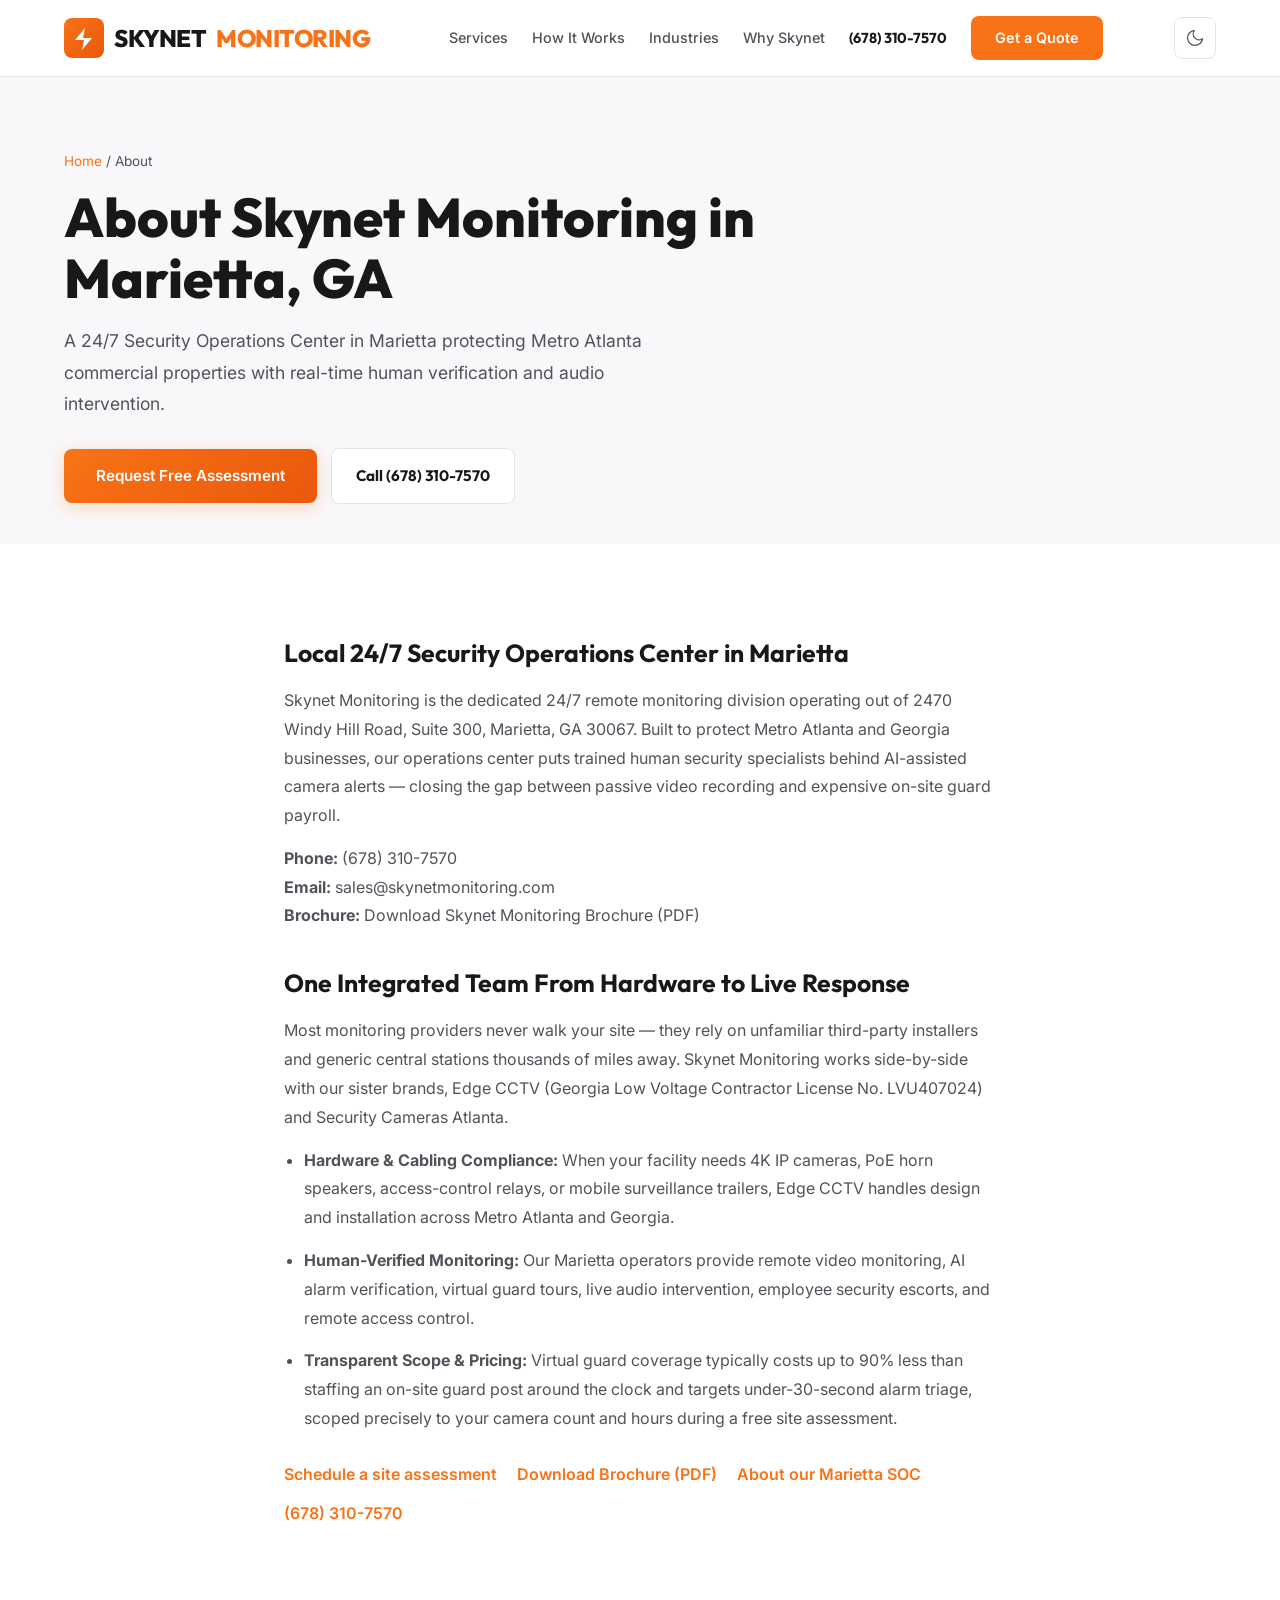
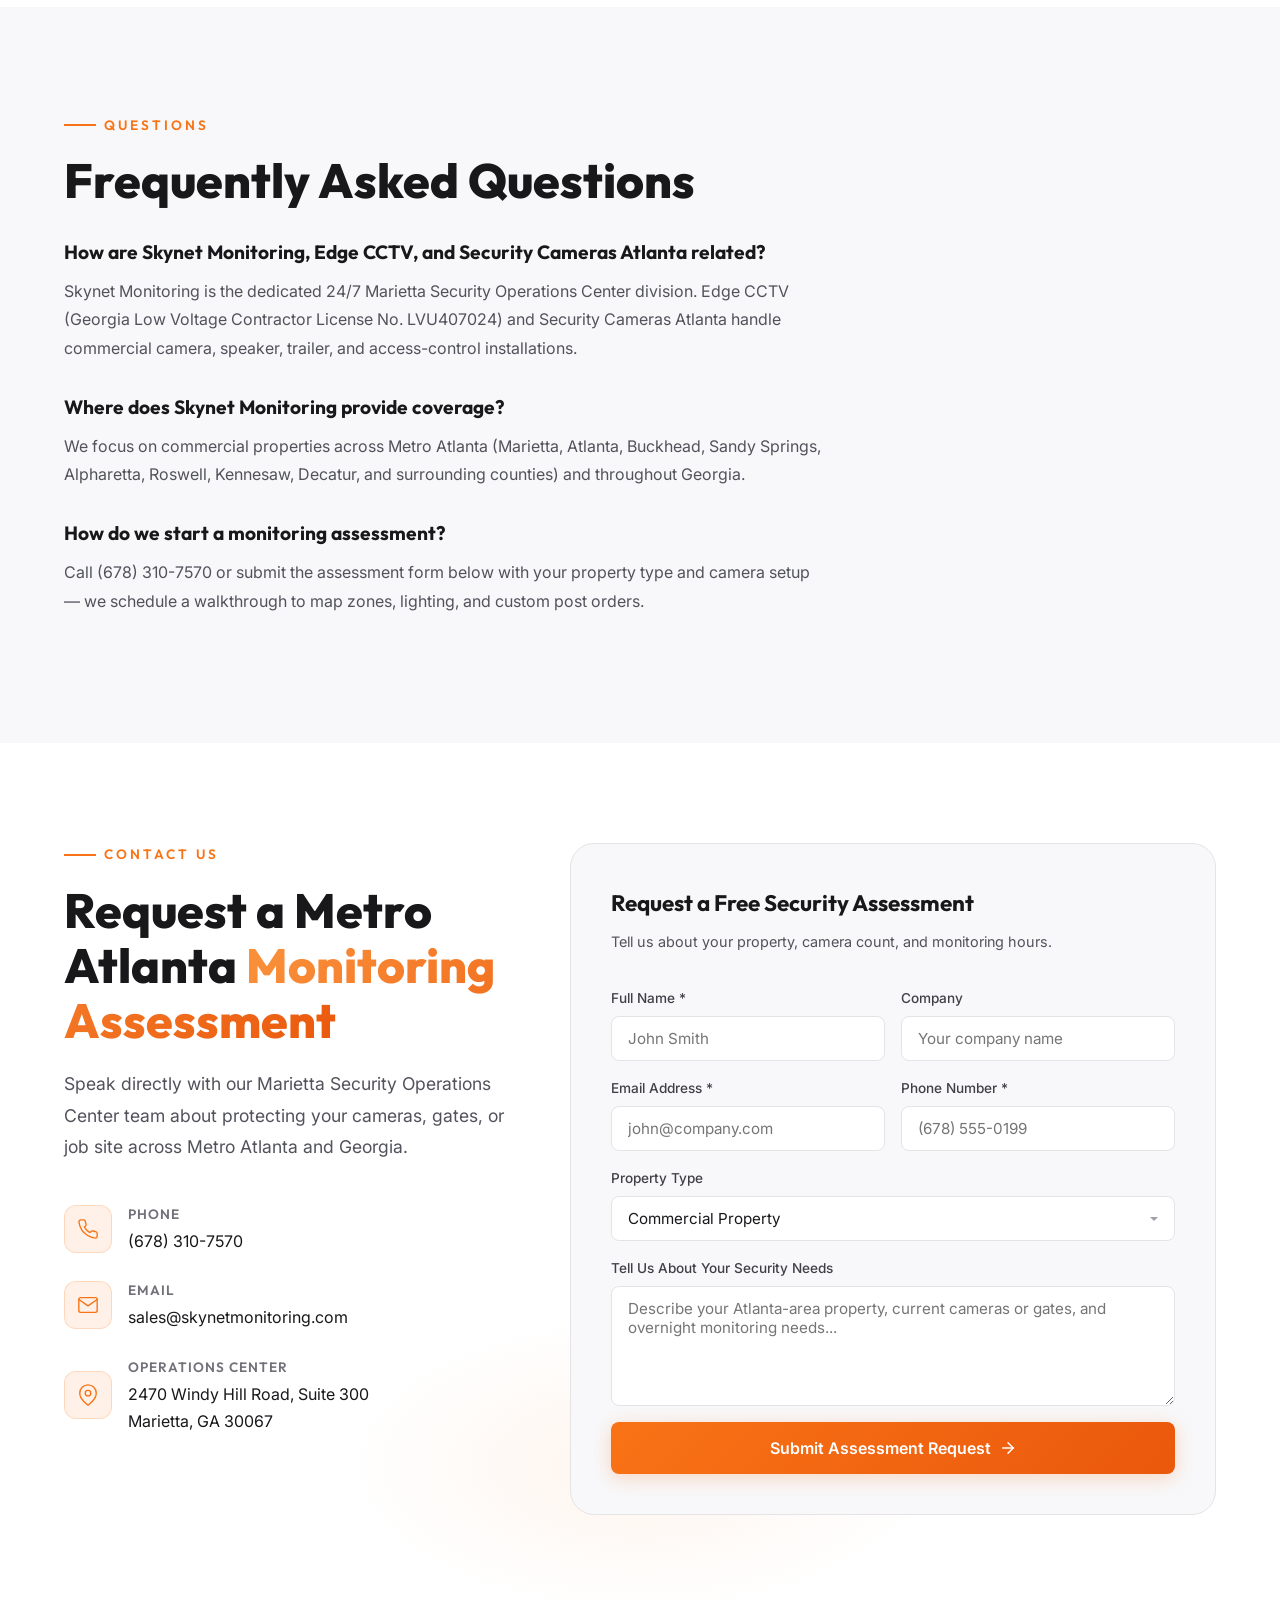
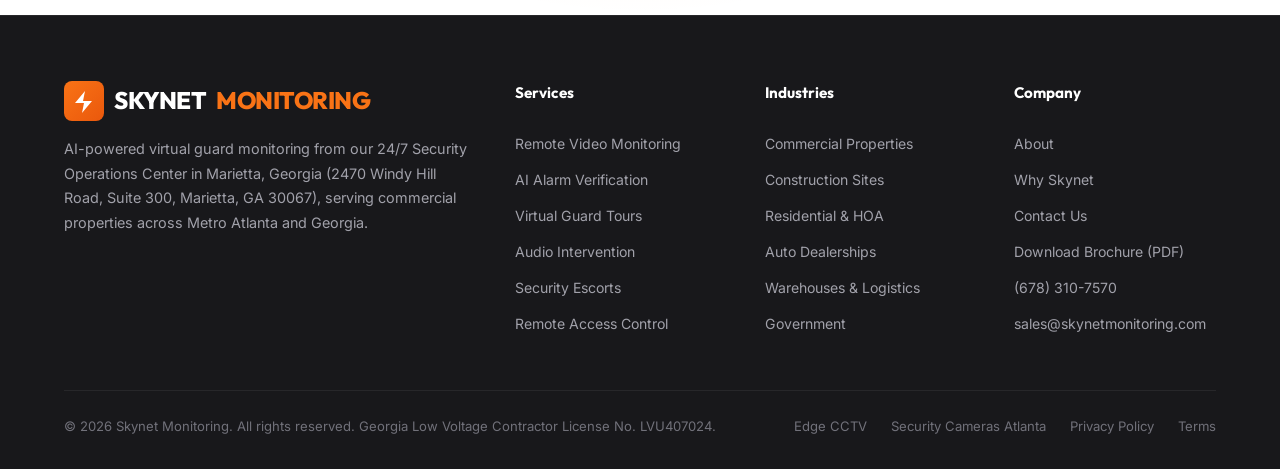
<file: about/index.html>
<!DOCTYPE html>
<html lang="en">
<head>
  <meta charset="UTF-8">
  <meta name="viewport" content="width=device-width, initial-scale=1.0">
  <script async src="https://www.googletagmanager.com/gtag/js?id=G-JDWJHD9QR2"></script>
  <script>
    window.dataLayer = window.dataLayer || [];
    function gtag(){dataLayer.push(arguments);}
    gtag('js', new Date());
    gtag('config', 'G-JDWJHD9QR2');
  </script>
  <link rel="preconnect" href="https://fonts.googleapis.com">
  <link rel="preconnect" href="https://fonts.gstatic.com" crossorigin>
  <link rel="preconnect" href="https://www.googletagmanager.com">
  <link rel="dns-prefetch" href="https://formsubmit.co">
  <title>About Skynet Monitoring Atlanta | Marietta SOC</title>
  <meta name="description" content="Skynet Monitoring operates a 24/7 Security Operations Center in Marietta, GA protecting Metro Atlanta businesses. License LVU407024.">
  <meta name="robots" content="index, follow">
  <link rel="canonical" href="https://skynetmonitoring.com/about/">
  <meta property="og:type" content="website">
  <meta property="og:url" content="https://skynetmonitoring.com/about/">
  <meta property="og:title" content="About Skynet Monitoring Atlanta | Marietta SOC">
  <meta property="og:description" content="Skynet Monitoring operates a 24/7 Security Operations Center in Marietta, GA protecting Metro Atlanta businesses. License LVU407024.">
  <meta property="og:image" content="https://skynetmonitoring.com/hero-bg.webp">
  <meta property="og:locale" content="en_US">
  <meta name="twitter:card" content="summary_large_image">
  <meta name="twitter:title" content="About Skynet Monitoring Atlanta | Marietta SOC">
  <meta name="twitter:description" content="Skynet Monitoring operates a 24/7 Security Operations Center in Marietta, GA protecting Metro Atlanta businesses. License LVU407024.">
  <meta name="twitter:image" content="https://skynetmonitoring.com/hero-bg.webp">
  <script type="application/ld+json">
  {
  "@context": "https://schema.org",
  "@graph": [
    {
      "@type": "BreadcrumbList",
      "itemListElement": [
        {
          "@type": "ListItem",
          "position": 1,
          "name": "Home",
          "item": "https://skynetmonitoring.com/"
        },
        {
          "@type": "ListItem",
          "position": 2,
          "name": "About",
          "item": "https://skynetmonitoring.com/about/"
        }
      ]
    },
    {
      "@type": "AboutPage",
      "name": "About Skynet Monitoring Atlanta | Marietta SOC",
      "url": "https://skynetmonitoring.com/about/",
      "description": "Skynet Monitoring operates a 24/7 Security Operations Center in Marietta, GA protecting Metro Atlanta businesses. License LVU407024.",
      "about": {
        "@type": "ProfessionalService",
        "name": "Skynet Monitoring",
        "url": "https://skynetmonitoring.com/",
        "telephone": "+1-678-310-7570",
        "email": "sales@skynetmonitoring.com",
        "address": {
          "@type": "PostalAddress",
          "streetAddress": "2470 Windy Hill Road, Suite 300",
          "addressLocality": "Marietta",
          "addressRegion": "GA",
          "postalCode": "30067",
          "addressCountry": "US"
        }
      }
    },
    {
      "@type": "FAQPage",
      "mainEntity": [
        {
          "@type": "Question",
          "name": "How are Skynet Monitoring, Edge CCTV, and Security Cameras Atlanta related?",
          "acceptedAnswer": {
            "@type": "Answer",
            "text": "Skynet Monitoring is the dedicated 24/7 Marietta Security Operations Center division. Edge CCTV (Georgia Low Voltage Contractor License No. LVU407024) and Security Cameras Atlanta handle commercial camera, speaker, trailer, and access-control installations."
          }
        },
        {
          "@type": "Question",
          "name": "Where does Skynet Monitoring provide coverage?",
          "acceptedAnswer": {
            "@type": "Answer",
            "text": "We focus on commercial properties across Metro Atlanta (Marietta, Atlanta, Buckhead, Sandy Springs, Alpharetta, Roswell, Kennesaw, Decatur, and surrounding counties) and throughout Georgia."
          }
        },
        {
          "@type": "Question",
          "name": "How do we start a monitoring assessment?",
          "acceptedAnswer": {
            "@type": "Answer",
            "text": "Call (678) 310-7570 or submit the assessment form below with your property type and camera setup — we schedule a walkthrough to map zones, lighting, and custom post orders."
          }
        }
      ]
    }
  ]
}
  </script>
  <link rel="stylesheet" href="https://fonts.googleapis.com/css2?family=Inter:wght@300;400;500;600;700&family=Outfit:wght@400;500;600;700;800;900&display=swap" media="print" onload="this.media='all'">
  <noscript>
    <link rel="stylesheet" href="https://fonts.googleapis.com/css2?family=Inter:wght@300;400;500;600;700&family=Outfit:wght@400;500;600;700;800;900&display=swap">
  </noscript>
  <link rel="stylesheet" href="/index.css">
  <link rel="icon" type="image/svg+xml" href="data:image/svg+xml,%3Csvg xmlns='http://www.w3.org/2000/svg' viewBox='0 0 32 32'%3E%3Crect width='32' height='32' rx='6' fill='%23f97316'/%3E%3Cpath d='M16 8 L10 14 L16 14 L14 24 L22 16 L16 16 Z' fill='white'/%3E%3C/svg%3E">
</head>
<body>
  <header class="header" id="header">
    <div class="container">
      <a href="/" class="logo" aria-label="Skynet Monitoring Home">
        <div class="logo-icon">
          <svg xmlns="http://www.w3.org/2000/svg" viewBox="0 0 24 24">
            <path d="M13 2L3 14h9l-2 10 10-12h-9l2-10z" />
          </svg>
        </div>
        SKYNET <span>MONITORING</span>
      </a>
      <nav class="nav-links" id="navLinks" aria-label="Main navigation">
        <a href="/#services">Services</a>
        <a href="/#how-it-works">How It Works</a>
        <a href="/#industries">Industries</a>
        <a href="/#why-skynet">Why Skynet</a>
        <a href="tel:+16783107570" class="nav-phone">(678) 310-7570</a>
        <a href="#contact" class="nav-cta">Get a Quote</a>
      </nav>
      <button class="theme-toggle" id="themeToggle" aria-label="Toggle light/dark theme" title="Toggle light/dark theme">
        <svg class="icon-moon" xmlns="http://www.w3.org/2000/svg" viewBox="0 0 24 24" fill="none" stroke="currentColor" stroke-width="1.5" stroke-linecap="round" stroke-linejoin="round"><path d="M21 12.79A9 9 0 1 1 11.21 3 7 7 0 0 0 21 12.79z" /></svg>
        <svg class="icon-sun" xmlns="http://www.w3.org/2000/svg" viewBox="0 0 24 24" fill="none" stroke="currentColor" stroke-width="1.5" stroke-linecap="round" stroke-linejoin="round"><circle cx="12" cy="12" r="5" /><line x1="12" y1="1" x2="12" y2="3" /><line x1="12" y1="21" x2="12" y2="23" /><line x1="4.22" y1="4.22" x2="5.64" y2="5.64" /><line x1="18.36" y1="18.36" x2="19.78" y2="19.78" /><line x1="1" y1="12" x2="3" y2="12" /><line x1="21" y1="12" x2="23" y2="12" /><line x1="4.22" y1="19.78" x2="5.64" y2="18.36" /><line x1="18.36" y1="5.64" x2="19.78" y2="4.22" /></svg>
      </button>
      <button class="menu-toggle" id="menuToggle" aria-label="Toggle mobile menu" aria-expanded="false"><span></span><span></span><span></span></button>
    </div>
  </header>
  <main>
    <section class="page-hero">
      <div class="container">
        <p class="breadcrumb"><a href="/">Home</a> / About</p>
        <h1>About Skynet Monitoring in Marietta, GA</h1>
        <p class="lede">A 24/7 Security Operations Center in Marietta protecting Metro Atlanta commercial properties with real-time human verification and audio intervention.</p>
        <div class="page-hero-actions">
          <a href="#contact" class="btn btn-primary">Request Free Assessment</a>
          <a href="tel:+16783107570" class="page-hero-phone">Call (678) 310-7570</a>
        </div>
      </div>
    </section>
    <section class="page-body">
      <div class="container page-copy">
        
        <h2>Local 24/7 Security Operations Center in Marietta</h2>
        <p>Skynet Monitoring is the dedicated 24/7 remote monitoring division operating out of 2470 Windy Hill Road, Suite 300, Marietta, GA 30067. Built to protect Metro Atlanta and Georgia businesses, our operations center puts trained human security specialists behind AI-assisted camera alerts — closing the gap between passive video recording and expensive on-site guard payroll.</p>
        <p><strong>Phone:</strong> <a href="tel:+16783107570">(678) 310-7570</a><br>
        <strong>Email:</strong> <a href="mailto:sales@skynetmonitoring.com">sales@skynetmonitoring.com</a><br>
        <strong>Brochure:</strong> <a href="/skynet-monitoring-brochure.pdf" target="_blank" rel="noopener">Download Skynet Monitoring Brochure (PDF)</a></p>
        <h2>One Integrated Team From Hardware to Live Response</h2>
        <p>Most monitoring providers never walk your site — they rely on unfamiliar third-party installers and generic central stations thousands of miles away. Skynet Monitoring works side-by-side with our sister brands, <a href="https://edgebusinesssecuritycameras.com/" target="_blank" rel="noopener">Edge CCTV</a> (Georgia Low Voltage Contractor License No. LVU407024) and <a href="https://securitycamerasatlanta.com/" target="_blank" rel="noopener">Security Cameras Atlanta</a>.</p>
        <ul>
          <li><strong>Hardware &amp; Cabling Compliance:</strong> When your facility needs 4K IP cameras, PoE horn speakers, access-control relays, or mobile surveillance trailers, Edge CCTV handles design and installation across Metro Atlanta and Georgia.</li>
          <li><strong>Human-Verified Monitoring:</strong> Our Marietta operators provide <a href="/remote-video-monitoring/">remote video monitoring</a>, <a href="/alarm-verification/">AI alarm verification</a>, <a href="/virtual-guard-tours/">virtual guard tours</a>, <a href="/audio-intervention/">live audio intervention</a>, <a href="/virtual-escorts/">employee security escorts</a>, and <a href="/remote-access-control/">remote access control</a>.</li>
          <li><strong>Transparent Scope &amp; Pricing:</strong> Virtual guard coverage typically costs up to 90% less than staffing an on-site guard post around the clock and targets under-30-second alarm triage, scoped precisely to your camera count and hours during a free site assessment.</li>
        </ul>
        <div class="page-links">
          <a href="#contact">Schedule a site assessment</a>
          <a href="/skynet-monitoring-brochure.pdf" target="_blank" rel="noopener">Download Brochure (PDF)</a>
          <a href="/about/">About our Marietta SOC</a>
          <a href="tel:+16783107570">(678) 310-7570</a>
        </div>
      </div>
    </section>
    <section class="faq" id="faq">
      <div class="container">
        <div class="section-label">Questions</div>
        <h2 class="section-title">Frequently Asked Questions</h2>
        <div class="faq-list">
          <div class="faq-item">
            <h3>How are Skynet Monitoring, Edge CCTV, and Security Cameras Atlanta related?</h3>
            <p>Skynet Monitoring is the dedicated 24/7 Marietta Security Operations Center division. Edge CCTV (Georgia Low Voltage Contractor License No. LVU407024) and Security Cameras Atlanta handle commercial camera, speaker, trailer, and access-control installations.</p>
          </div>
          <div class="faq-item">
            <h3>Where does Skynet Monitoring provide coverage?</h3>
            <p>We focus on commercial properties across Metro Atlanta (Marietta, Atlanta, Buckhead, Sandy Springs, Alpharetta, Roswell, Kennesaw, Decatur, and surrounding counties) and throughout Georgia.</p>
          </div>
          <div class="faq-item">
            <h3>How do we start a monitoring assessment?</h3>
            <p>Call (678) 310-7570 or submit the assessment form below with your property type and camera setup — we schedule a walkthrough to map zones, lighting, and custom post orders.</p>
          </div>
        </div>
      </div>
    </section>
    <section class="contact" id="contact">
      <div class="container">
        <div class="contact-wrapper">
          <div class="contact-info">
            <div class="section-label">Contact Us</div>
            <h2 class="section-title">Request a Metro Atlanta <span class="text-gradient">Monitoring Assessment</span></h2>
            <p class="section-subtitle">Speak directly with our Marietta Security Operations Center team about protecting your cameras, gates, or job site across Metro Atlanta and Georgia.</p>
            <div class="contact-details">
              <div class="contact-item">
                <div class="contact-item-icon">
                  <svg xmlns="http://www.w3.org/2000/svg" viewBox="0 0 24 24" fill="none" stroke="currentColor" stroke-width="1.5" stroke-linecap="round" stroke-linejoin="round"><path d="M22 16.92v3a2 2 0 0 1-2.18 2 19.79 19.79 0 0 1-8.63-3.07 19.5 19.5 0 0 1-6-6 19.79 19.79 0 0 1-3.07-8.67A2 2 0 0 1 4.11 2h3a2 2 0 0 1 2 1.72c.127.96.361 1.903.7 2.81a2 2 0 0 1-.45 2.11L8.09 9.91a16 16 0 0 0 6 6l1.27-1.27a2 2 0 0 1 2.11-.45c.907.339 1.85.573 2.81.7A2 2 0 0 1 22 16.92z" /></svg>
                </div>
                <div>
                  <h4>Phone</h4>
                  <a href="tel:+16783107570">(678) 310-7570</a>
                </div>
              </div>
              <div class="contact-item">
                <div class="contact-item-icon">
                  <svg xmlns="http://www.w3.org/2000/svg" viewBox="0 0 24 24" fill="none" stroke="currentColor" stroke-width="1.5" stroke-linecap="round" stroke-linejoin="round"><path d="M4 4h16c1.1 0 2 .9 2 2v12c0 1.1-.9 2-2 2H4c-1.1 0-2-.9-2-2V6c0-1.1.9-2 2-2z" /><polyline points="22,6 12,13 2,6" /></svg>
                </div>
                <div>
                  <h4>Email</h4>
                  <a href="mailto:sales@skynetmonitoring.com">sales@skynetmonitoring.com</a>
                </div>
              </div>
              <div class="contact-item">
                <div class="contact-item-icon">
                  <svg xmlns="http://www.w3.org/2000/svg" viewBox="0 0 24 24" fill="none" stroke="currentColor" stroke-width="1.5" stroke-linecap="round" stroke-linejoin="round"><path d="M21 10c0 7-9 13-9 13s-9-6-9-13a9 9 0 0 1 18 0z" /><circle cx="12" cy="10" r="3" /></svg>
                </div>
                <div>
                  <h4>Operations Center</h4>
                  <p>2470 Windy Hill Road, Suite 300<br>Marietta, GA 30067</p>
                </div>
              </div>
            </div>
          </div>
          <div class="contact-form-wrapper">
            <h3>Request a Free Security Assessment</h3>
            <p>Tell us about your property, camera count, and monitoring hours.</p>
            <form id="contactForm" action="https://formsubmit.co/sales@skynetmonitoring.com" method="POST">
              <input type="hidden" name="_subject" value="New Assessment Request (About) — Skynet Monitoring">
              <input type="hidden" name="_captcha" value="false">
              <input type="hidden" name="_template" value="table">
              <input type="hidden" name="source_page" value="/about/">
              <input type="text" name="_honey" style="display:none">
              <div class="form-grid">
                <div class="form-group">
                  <label for="name">Full Name *</label>
                  <input type="text" id="name" name="name" required placeholder="John Smith">
                </div>
                <div class="form-group">
                  <label for="company">Company</label>
                  <input type="text" id="company" name="company" placeholder="Your company name">
                </div>
                <div class="form-group">
                  <label for="email">Email Address *</label>
                  <input type="email" id="email" name="email" required placeholder="john@company.com">
                </div>
                <div class="form-group">
                  <label for="phone">Phone Number *</label>
                  <input type="tel" id="phone" name="phone" required placeholder="(678) 555-0199">
                </div>
                <div class="form-group full-width">
                  <label for="property-type">Property Type</label>
                  <select id="property-type" name="property_type">
                    <option value="">Select property type...</option>
                    <option value="commercial" selected>Commercial Property</option>
                    <option value="construction">Construction Site</option>
                    <option value="residential">Residential / HOA</option>
                    <option value="auto-dealership">Auto Dealership</option>
                    <option value="warehouse">Warehouse / Logistics</option>
                    <option value="government">Government / Municipal</option>
                    <option value="retail">Retail</option>
                    <option value="other">Other</option>
                  </select>
                </div>
                <div class="form-group full-width">
                  <label for="message">Tell Us About Your Security Needs</label>
                  <textarea id="message" name="message" placeholder="Describe your Atlanta-area property, current cameras or gates, and overnight monitoring needs..."></textarea>
                </div>
              </div>
              <div class="form-submit">
                <button type="submit" class="btn btn-primary" id="submitBtn">
                  Submit Assessment Request
                  <svg xmlns="http://www.w3.org/2000/svg" viewBox="0 0 24 24" fill="none" stroke="currentColor" stroke-width="2" stroke-linecap="round" stroke-linejoin="round"><path d="M5 12h14"/><path d="m12 5 7 7-7 7"/></svg>
                </button>
              </div>
              <div class="form-status" id="formStatus"></div>
            </form>
          </div>
        </div>
      </div>
    </section>
  </main>
  <footer class="footer" id="footer">
    <div class="container">
      <div class="footer-grid">
        <div class="footer-brand">
          <a href="/" class="logo">
            <div class="logo-icon"><svg xmlns="http://www.w3.org/2000/svg" viewBox="0 0 24 24"><path d="M13 2L3 14h9l-2 10 10-12h-9l2-10z" fill="white" /></svg></div>
            SKYNET <span>MONITORING</span>
          </a>
          <p>AI-powered virtual guard monitoring from our 24/7 Security Operations Center in Marietta, Georgia (2470 Windy Hill Road, Suite 300, Marietta, GA 30067), serving commercial properties across Metro Atlanta and Georgia.</p>
        </div>
        <div class="footer-col">
          <h4>Services</h4>
          <a href="/remote-video-monitoring/">Remote Video Monitoring</a>
          <a href="/alarm-verification/">AI Alarm Verification</a>
          <a href="/virtual-guard-tours/">Virtual Guard Tours</a>
          <a href="/audio-intervention/">Audio Intervention</a>
          <a href="/virtual-escorts/">Security Escorts</a>
          <a href="/remote-access-control/">Remote Access Control</a>
        </div>
        <div class="footer-col">
          <h4>Industries</h4>
          <a href="/#industry-commercial">Commercial Properties</a>
          <a href="/construction-site-monitoring/">Construction Sites</a>
          <a href="/#industry-residential">Residential &amp; HOA</a>
          <a href="/dealership-security-monitoring/">Auto Dealerships</a>
          <a href="/#industry-warehouse">Warehouses &amp; Logistics</a>
          <a href="/#industry-government">Government</a>
        </div>
        <div class="footer-col">
          <h4>Company</h4>
          <a href="/about/">About</a>
          <a href="/#why-skynet">Why Skynet</a>
          <a href="#contact">Contact Us</a>
          <a href="/skynet-monitoring-brochure.pdf" target="_blank" rel="noopener">Download Brochure (PDF)</a>
          <a href="tel:+16783107570">(678) 310-7570</a>
          <a href="mailto:sales@skynetmonitoring.com">sales@skynetmonitoring.com</a>
        </div>
      </div>
      <div class="footer-bottom">
        <p>&copy; 2026 Skynet Monitoring. All rights reserved. Georgia Low Voltage Contractor License No. LVU407024.</p>
        <div class="footer-bottom-links">
          <a href="https://edgebusinesssecuritycameras.com/" target="_blank" rel="noopener">Edge CCTV</a>
          <a href="https://securitycamerasatlanta.com/" target="_blank" rel="noopener">Security Cameras Atlanta</a>
          <a href="https://edgebusinesssecuritycameras.com/privacy-policy/" target="_blank" rel="noopener">Privacy Policy</a>
          <a href="https://edgebusinesssecuritycameras.com/terms/" target="_blank" rel="noopener">Terms</a>
        </div>
      </div>
    </div>
  </footer>
  <script src="/main.js" defer></script>
</body>
</html>
</file>
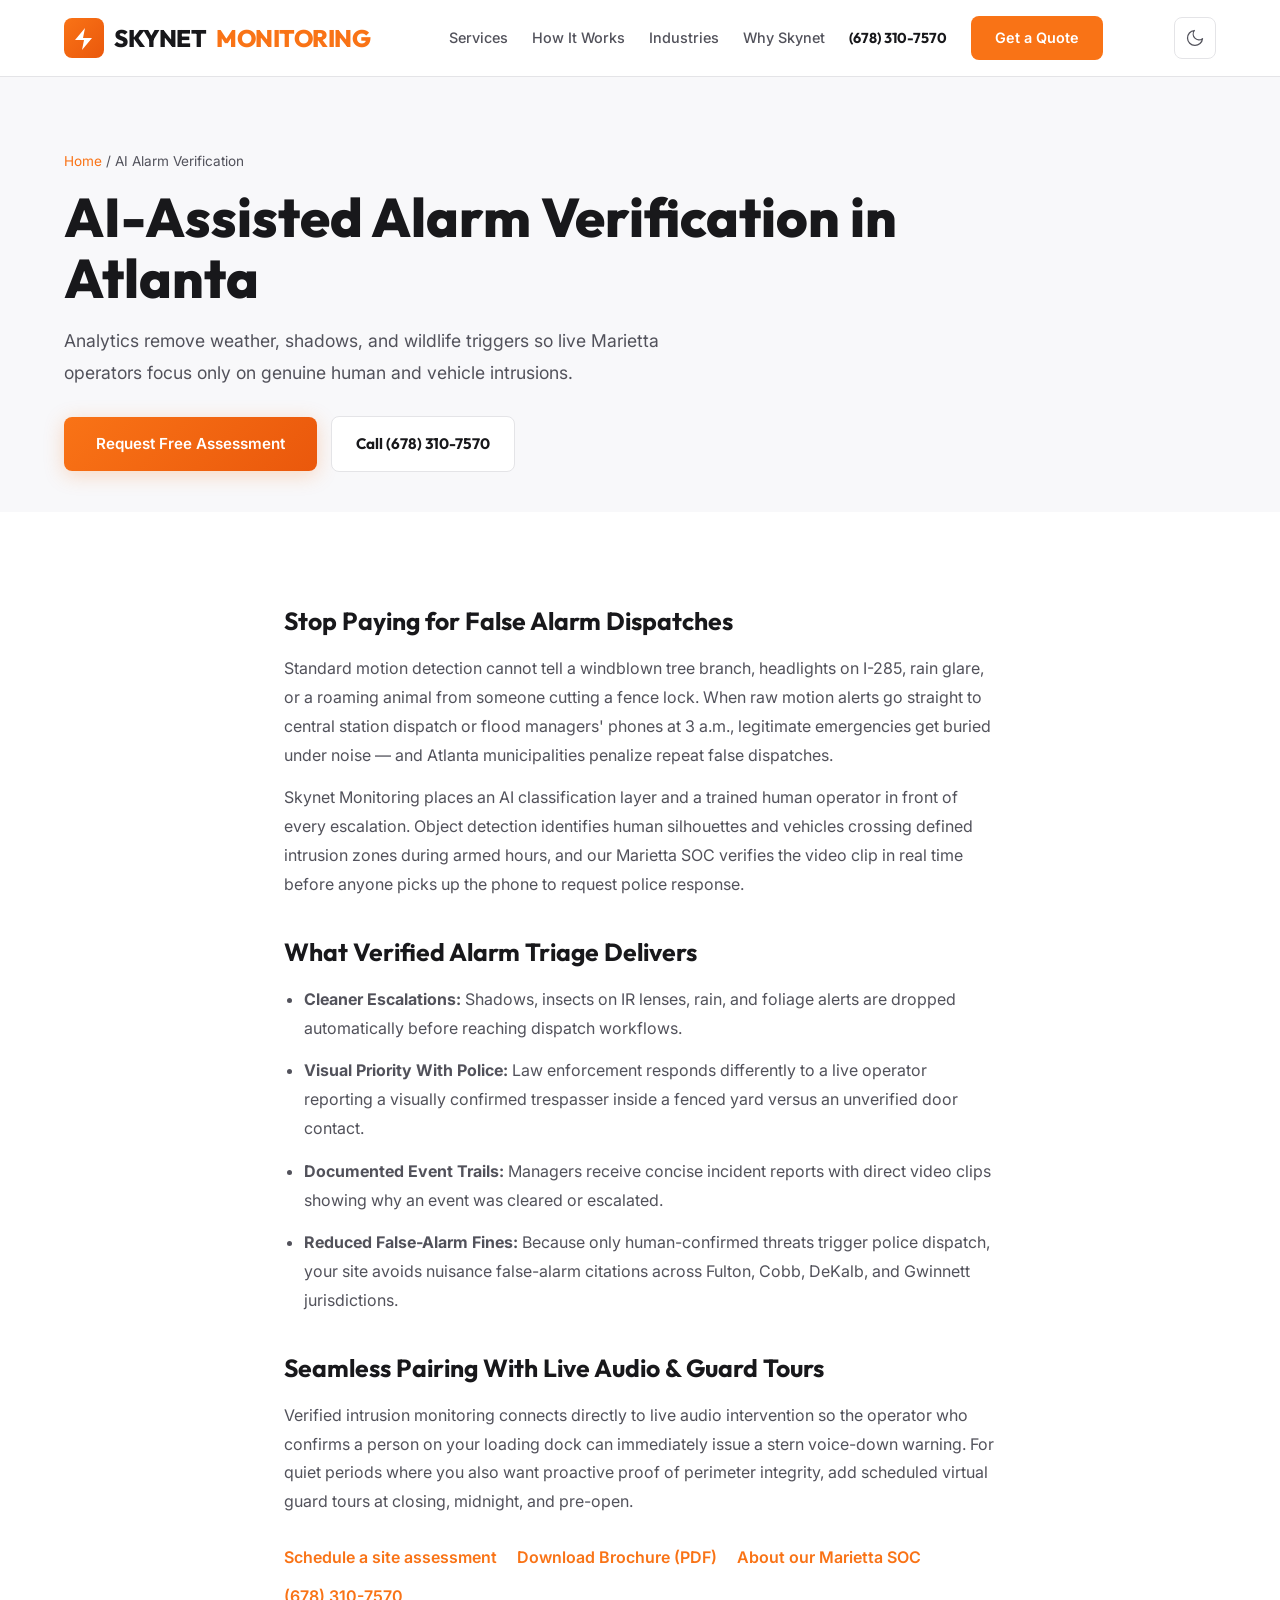
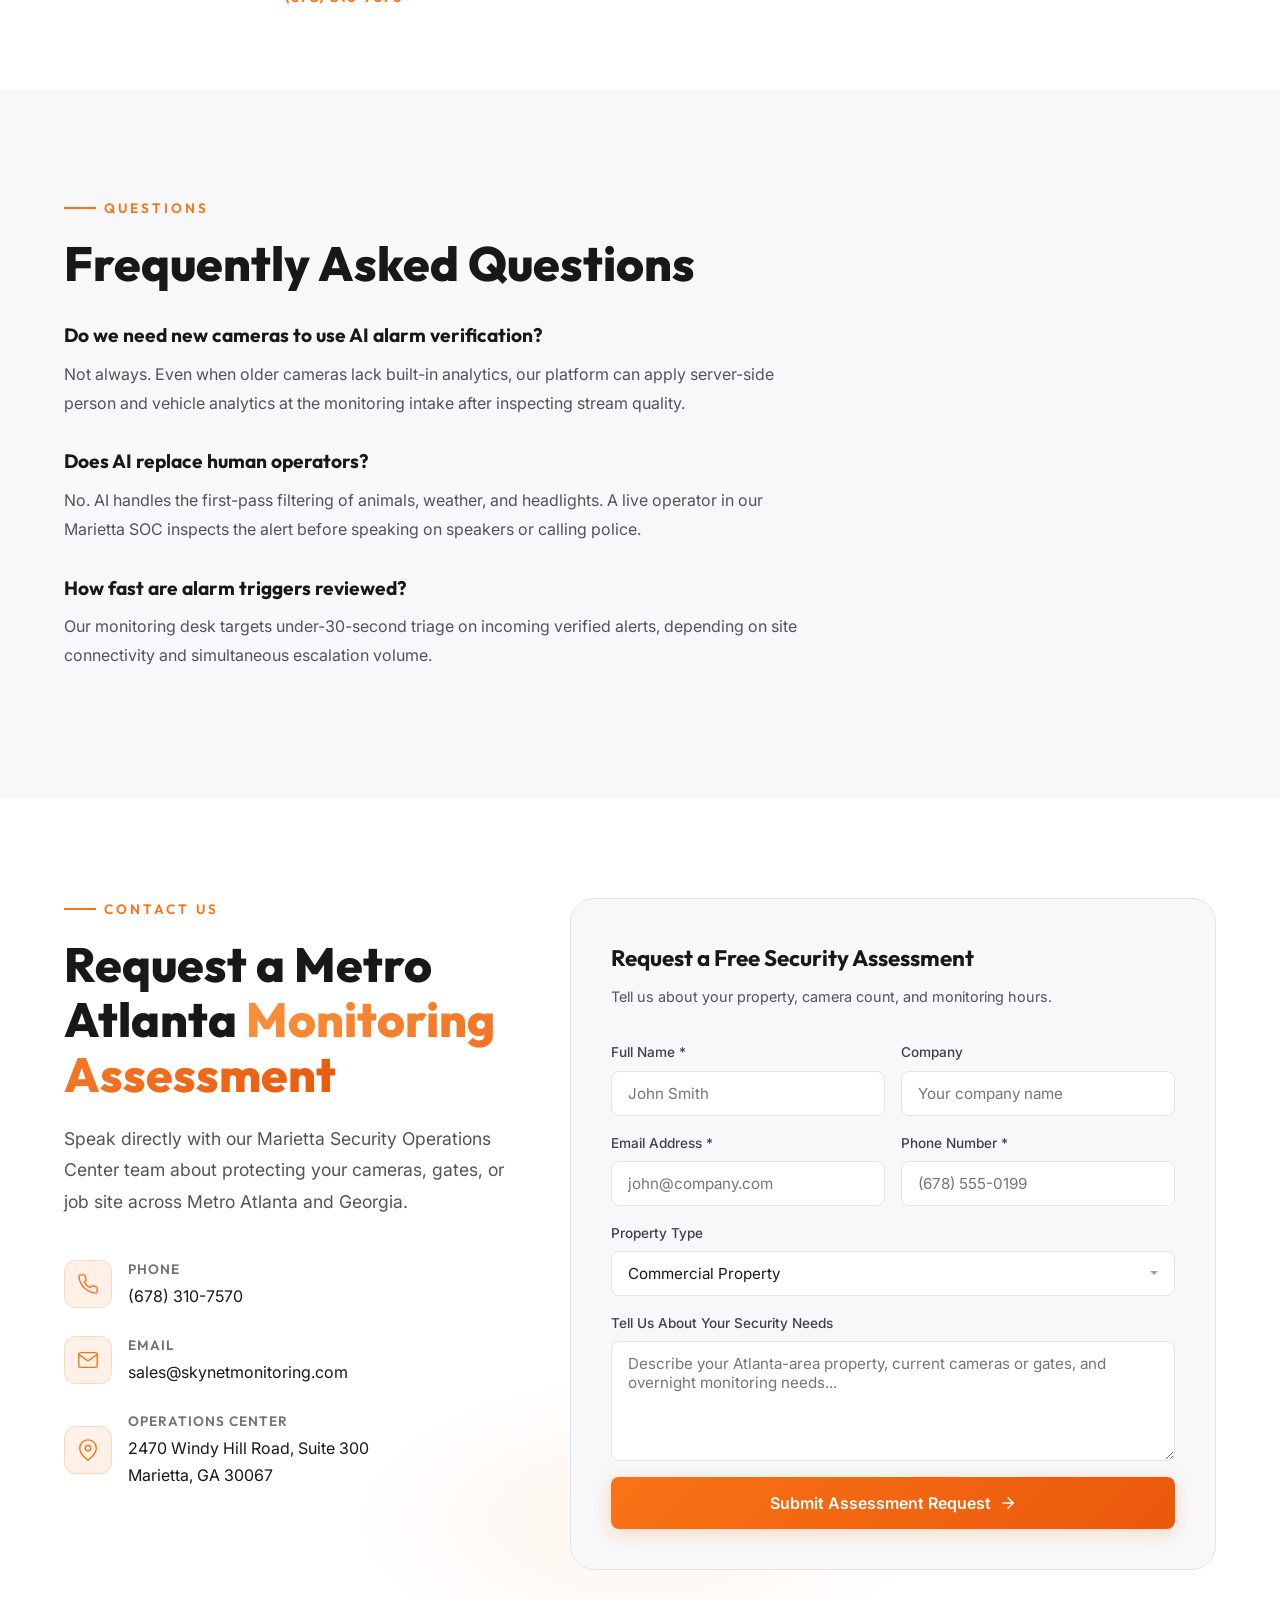
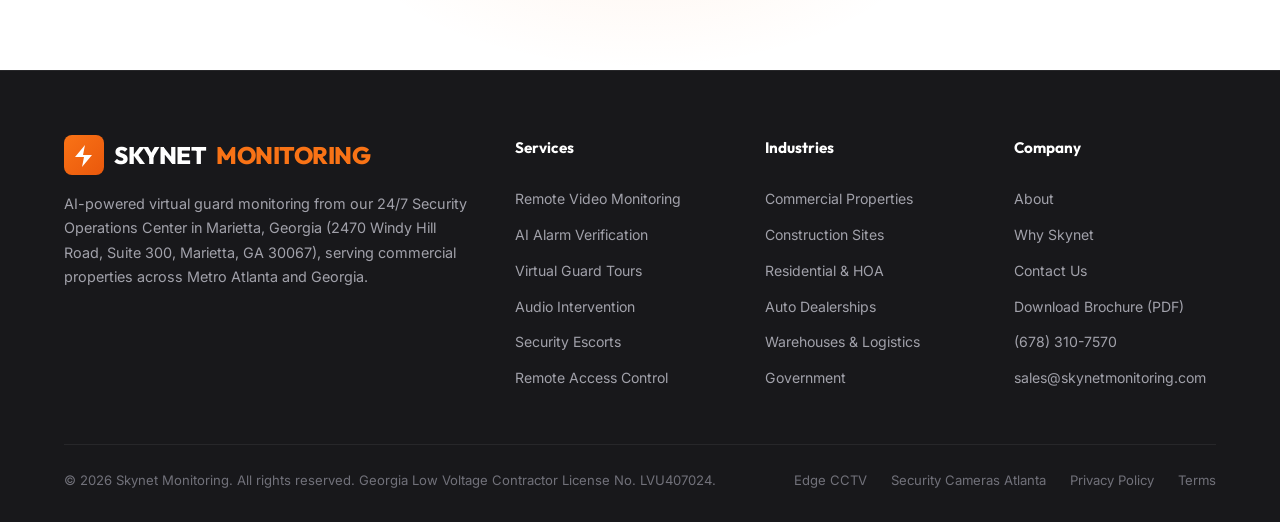
<file: alarm-verification/index.html>
<!DOCTYPE html>
<html lang="en">
<head>
  <meta charset="UTF-8">
  <meta name="viewport" content="width=device-width, initial-scale=1.0">
  <script async src="https://www.googletagmanager.com/gtag/js?id=G-JDWJHD9QR2"></script>
  <script>
    window.dataLayer = window.dataLayer || [];
    function gtag(){dataLayer.push(arguments);}
    gtag('js', new Date());
    gtag('config', 'G-JDWJHD9QR2');
  </script>
  <link rel="preconnect" href="https://fonts.googleapis.com">
  <link rel="preconnect" href="https://fonts.gstatic.com" crossorigin>
  <link rel="preconnect" href="https://www.googletagmanager.com">
  <link rel="dns-prefetch" href="https://formsubmit.co">
  <title>AI Alarm Verification Atlanta | Skynet Monitoring</title>
  <meta name="description" content="Human-verified AI alarm monitoring in Atlanta. Our Marietta operations center filters weather and animals before requesting police dispatch.">
  <meta name="robots" content="index, follow">
  <link rel="canonical" href="https://skynetmonitoring.com/alarm-verification/">
  <meta property="og:type" content="website">
  <meta property="og:url" content="https://skynetmonitoring.com/alarm-verification/">
  <meta property="og:title" content="AI Alarm Verification Atlanta | Skynet Monitoring">
  <meta property="og:description" content="Human-verified AI alarm monitoring in Atlanta. Our Marietta operations center filters weather and animals before requesting police dispatch.">
  <meta property="og:image" content="https://skynetmonitoring.com/hero-bg.webp">
  <meta property="og:locale" content="en_US">
  <meta name="twitter:card" content="summary_large_image">
  <meta name="twitter:title" content="AI Alarm Verification Atlanta | Skynet Monitoring">
  <meta name="twitter:description" content="Human-verified AI alarm monitoring in Atlanta. Our Marietta operations center filters weather and animals before requesting police dispatch.">
  <meta name="twitter:image" content="https://skynetmonitoring.com/hero-bg.webp">
  <script type="application/ld+json">
  {
  "@context": "https://schema.org",
  "@graph": [
    {
      "@type": "BreadcrumbList",
      "itemListElement": [
        {
          "@type": "ListItem",
          "position": 1,
          "name": "Home",
          "item": "https://skynetmonitoring.com/"
        },
        {
          "@type": "ListItem",
          "position": 2,
          "name": "AI Alarm Verification",
          "item": "https://skynetmonitoring.com/alarm-verification/"
        }
      ]
    },
    {
      "@type": "Service",
      "name": "AI Alarm Verification",
      "serviceType": "AI Alarm Verification",
      "url": "https://skynetmonitoring.com/alarm-verification/",
      "description": "Human-verified AI alarm monitoring in Atlanta. Our Marietta operations center filters weather and animals before requesting police dispatch.",
      "provider": {
        "@type": "ProfessionalService",
        "name": "Skynet Monitoring",
        "url": "https://skynetmonitoring.com/",
        "telephone": "+1-678-310-7570",
        "email": "sales@skynetmonitoring.com",
        "address": {
          "@type": "PostalAddress",
          "streetAddress": "2470 Windy Hill Road, Suite 300",
          "addressLocality": "Marietta",
          "addressRegion": "GA",
          "postalCode": "30067",
          "addressCountry": "US"
        }
      },
      "areaServed": [
        {
          "@type": "City",
          "name": "Atlanta"
        },
        {
          "@type": "City",
          "name": "Marietta"
        },
        {
          "@type": "AdministrativeArea",
          "name": "Georgia"
        }
      ]
    },
    {
      "@type": "FAQPage",
      "mainEntity": [
        {
          "@type": "Question",
          "name": "Do we need new cameras to use AI alarm verification?",
          "acceptedAnswer": {
            "@type": "Answer",
            "text": "Not always. Even when older cameras lack built-in analytics, our platform can apply server-side person and vehicle analytics at the monitoring intake after inspecting stream quality."
          }
        },
        {
          "@type": "Question",
          "name": "Does AI replace human operators?",
          "acceptedAnswer": {
            "@type": "Answer",
            "text": "No. AI handles the first-pass filtering of animals, weather, and headlights. A live operator in our Marietta SOC inspects the alert before speaking on speakers or calling police."
          }
        },
        {
          "@type": "Question",
          "name": "How fast are alarm triggers reviewed?",
          "acceptedAnswer": {
            "@type": "Answer",
            "text": "Our monitoring desk targets under-30-second triage on incoming verified alerts, depending on site connectivity and simultaneous escalation volume."
          }
        }
      ]
    }
  ]
}
  </script>
  <link rel="stylesheet" href="https://fonts.googleapis.com/css2?family=Inter:wght@300;400;500;600;700&family=Outfit:wght@400;500;600;700;800;900&display=swap" media="print" onload="this.media='all'">
  <noscript>
    <link rel="stylesheet" href="https://fonts.googleapis.com/css2?family=Inter:wght@300;400;500;600;700&family=Outfit:wght@400;500;600;700;800;900&display=swap">
  </noscript>
  <link rel="stylesheet" href="/index.css">
  <link rel="icon" type="image/svg+xml" href="data:image/svg+xml,%3Csvg xmlns='http://www.w3.org/2000/svg' viewBox='0 0 32 32'%3E%3Crect width='32' height='32' rx='6' fill='%23f97316'/%3E%3Cpath d='M16 8 L10 14 L16 14 L14 24 L22 16 L16 16 Z' fill='white'/%3E%3C/svg%3E">
</head>
<body>
  <header class="header" id="header">
    <div class="container">
      <a href="/" class="logo" aria-label="Skynet Monitoring Home">
        <div class="logo-icon">
          <svg xmlns="http://www.w3.org/2000/svg" viewBox="0 0 24 24">
            <path d="M13 2L3 14h9l-2 10 10-12h-9l2-10z" />
          </svg>
        </div>
        SKYNET <span>MONITORING</span>
      </a>
      <nav class="nav-links" id="navLinks" aria-label="Main navigation">
        <a href="/#services">Services</a>
        <a href="/#how-it-works">How It Works</a>
        <a href="/#industries">Industries</a>
        <a href="/#why-skynet">Why Skynet</a>
        <a href="tel:+16783107570" class="nav-phone">(678) 310-7570</a>
        <a href="#contact" class="nav-cta">Get a Quote</a>
      </nav>
      <button class="theme-toggle" id="themeToggle" aria-label="Toggle light/dark theme" title="Toggle light/dark theme">
        <svg class="icon-moon" xmlns="http://www.w3.org/2000/svg" viewBox="0 0 24 24" fill="none" stroke="currentColor" stroke-width="1.5" stroke-linecap="round" stroke-linejoin="round"><path d="M21 12.79A9 9 0 1 1 11.21 3 7 7 0 0 0 21 12.79z" /></svg>
        <svg class="icon-sun" xmlns="http://www.w3.org/2000/svg" viewBox="0 0 24 24" fill="none" stroke="currentColor" stroke-width="1.5" stroke-linecap="round" stroke-linejoin="round"><circle cx="12" cy="12" r="5" /><line x1="12" y1="1" x2="12" y2="3" /><line x1="12" y1="21" x2="12" y2="23" /><line x1="4.22" y1="4.22" x2="5.64" y2="5.64" /><line x1="18.36" y1="18.36" x2="19.78" y2="19.78" /><line x1="1" y1="12" x2="3" y2="12" /><line x1="21" y1="12" x2="23" y2="12" /><line x1="4.22" y1="19.78" x2="5.64" y2="18.36" /><line x1="18.36" y1="5.64" x2="19.78" y2="4.22" /></svg>
      </button>
      <button class="menu-toggle" id="menuToggle" aria-label="Toggle mobile menu" aria-expanded="false"><span></span><span></span><span></span></button>
    </div>
  </header>
  <main>
    <section class="page-hero">
      <div class="container">
        <p class="breadcrumb"><a href="/">Home</a> / AI Alarm Verification</p>
        <h1>AI-Assisted Alarm Verification in Atlanta</h1>
        <p class="lede">Analytics remove weather, shadows, and wildlife triggers so live Marietta operators focus only on genuine human and vehicle intrusions.</p>
        <div class="page-hero-actions">
          <a href="#contact" class="btn btn-primary">Request Free Assessment</a>
          <a href="tel:+16783107570" class="page-hero-phone">Call (678) 310-7570</a>
        </div>
      </div>
    </section>
    <section class="page-body">
      <div class="container page-copy">
        
        <h2>Stop Paying for False Alarm Dispatches</h2>
        <p>Standard motion detection cannot tell a windblown tree branch, headlights on I-285, rain glare, or a roaming animal from someone cutting a fence lock. When raw motion alerts go straight to central station dispatch or flood managers' phones at 3 a.m., legitimate emergencies get buried under noise — and Atlanta municipalities penalize repeat false dispatches.</p>
        <p>Skynet Monitoring places an AI classification layer and a trained human operator in front of every escalation. Object detection identifies human silhouettes and vehicles crossing defined intrusion zones during armed hours, and our Marietta SOC verifies the video clip in real time before anyone picks up the phone to request police response.</p>
        <h2>What Verified Alarm Triage Delivers</h2>
        <ul>
          <li><strong>Cleaner Escalations:</strong> Shadows, insects on IR lenses, rain, and foliage alerts are dropped automatically before reaching dispatch workflows.</li>
          <li><strong>Visual Priority With Police:</strong> Law enforcement responds differently to a live operator reporting a visually confirmed trespasser inside a fenced yard versus an unverified door contact.</li>
          <li><strong>Documented Event Trails:</strong> Managers receive concise incident reports with direct video clips showing why an event was cleared or escalated.</li>
          <li><strong>Reduced False-Alarm Fines:</strong> Because only human-confirmed threats trigger police dispatch, your site avoids nuisance false-alarm citations across Fulton, Cobb, DeKalb, and Gwinnett jurisdictions.</li>
        </ul>
        <h2>Seamless Pairing With Live Audio &amp; Guard Tours</h2>
        <p>Verified intrusion monitoring connects directly to <a href="/audio-intervention/">live audio intervention</a> so the operator who confirms a person on your loading dock can immediately issue a stern voice-down warning. For quiet periods where you also want proactive proof of perimeter integrity, add scheduled <a href="/virtual-guard-tours/">virtual guard tours</a> at closing, midnight, and pre-open.</p>
        <div class="page-links">
          <a href="#contact">Schedule a site assessment</a>
          <a href="/skynet-monitoring-brochure.pdf" target="_blank" rel="noopener">Download Brochure (PDF)</a>
          <a href="/about/">About our Marietta SOC</a>
          <a href="tel:+16783107570">(678) 310-7570</a>
        </div>
      </div>
    </section>
    <section class="faq" id="faq">
      <div class="container">
        <div class="section-label">Questions</div>
        <h2 class="section-title">Frequently Asked Questions</h2>
        <div class="faq-list">
          <div class="faq-item">
            <h3>Do we need new cameras to use AI alarm verification?</h3>
            <p>Not always. Even when older cameras lack built-in analytics, our platform can apply server-side person and vehicle analytics at the monitoring intake after inspecting stream quality.</p>
          </div>
          <div class="faq-item">
            <h3>Does AI replace human operators?</h3>
            <p>No. AI handles the first-pass filtering of animals, weather, and headlights. A live operator in our Marietta SOC inspects the alert before speaking on speakers or calling police.</p>
          </div>
          <div class="faq-item">
            <h3>How fast are alarm triggers reviewed?</h3>
            <p>Our monitoring desk targets under-30-second triage on incoming verified alerts, depending on site connectivity and simultaneous escalation volume.</p>
          </div>
        </div>
      </div>
    </section>
    <section class="contact" id="contact">
      <div class="container">
        <div class="contact-wrapper">
          <div class="contact-info">
            <div class="section-label">Contact Us</div>
            <h2 class="section-title">Request a Metro Atlanta <span class="text-gradient">Monitoring Assessment</span></h2>
            <p class="section-subtitle">Speak directly with our Marietta Security Operations Center team about protecting your cameras, gates, or job site across Metro Atlanta and Georgia.</p>
            <div class="contact-details">
              <div class="contact-item">
                <div class="contact-item-icon">
                  <svg xmlns="http://www.w3.org/2000/svg" viewBox="0 0 24 24" fill="none" stroke="currentColor" stroke-width="1.5" stroke-linecap="round" stroke-linejoin="round"><path d="M22 16.92v3a2 2 0 0 1-2.18 2 19.79 19.79 0 0 1-8.63-3.07 19.5 19.5 0 0 1-6-6 19.79 19.79 0 0 1-3.07-8.67A2 2 0 0 1 4.11 2h3a2 2 0 0 1 2 1.72c.127.96.361 1.903.7 2.81a2 2 0 0 1-.45 2.11L8.09 9.91a16 16 0 0 0 6 6l1.27-1.27a2 2 0 0 1 2.11-.45c.907.339 1.85.573 2.81.7A2 2 0 0 1 22 16.92z" /></svg>
                </div>
                <div>
                  <h4>Phone</h4>
                  <a href="tel:+16783107570">(678) 310-7570</a>
                </div>
              </div>
              <div class="contact-item">
                <div class="contact-item-icon">
                  <svg xmlns="http://www.w3.org/2000/svg" viewBox="0 0 24 24" fill="none" stroke="currentColor" stroke-width="1.5" stroke-linecap="round" stroke-linejoin="round"><path d="M4 4h16c1.1 0 2 .9 2 2v12c0 1.1-.9 2-2 2H4c-1.1 0-2-.9-2-2V6c0-1.1.9-2 2-2z" /><polyline points="22,6 12,13 2,6" /></svg>
                </div>
                <div>
                  <h4>Email</h4>
                  <a href="mailto:sales@skynetmonitoring.com">sales@skynetmonitoring.com</a>
                </div>
              </div>
              <div class="contact-item">
                <div class="contact-item-icon">
                  <svg xmlns="http://www.w3.org/2000/svg" viewBox="0 0 24 24" fill="none" stroke="currentColor" stroke-width="1.5" stroke-linecap="round" stroke-linejoin="round"><path d="M21 10c0 7-9 13-9 13s-9-6-9-13a9 9 0 0 1 18 0z" /><circle cx="12" cy="10" r="3" /></svg>
                </div>
                <div>
                  <h4>Operations Center</h4>
                  <p>2470 Windy Hill Road, Suite 300<br>Marietta, GA 30067</p>
                </div>
              </div>
            </div>
          </div>
          <div class="contact-form-wrapper">
            <h3>Request a Free Security Assessment</h3>
            <p>Tell us about your property, camera count, and monitoring hours.</p>
            <form id="contactForm" action="https://formsubmit.co/sales@skynetmonitoring.com" method="POST">
              <input type="hidden" name="_subject" value="New Assessment Request (AI Alarm Verification) — Skynet Monitoring">
              <input type="hidden" name="_captcha" value="false">
              <input type="hidden" name="_template" value="table">
              <input type="hidden" name="source_page" value="/alarm-verification/">
              <input type="text" name="_honey" style="display:none">
              <div class="form-grid">
                <div class="form-group">
                  <label for="name">Full Name *</label>
                  <input type="text" id="name" name="name" required placeholder="John Smith">
                </div>
                <div class="form-group">
                  <label for="company">Company</label>
                  <input type="text" id="company" name="company" placeholder="Your company name">
                </div>
                <div class="form-group">
                  <label for="email">Email Address *</label>
                  <input type="email" id="email" name="email" required placeholder="john@company.com">
                </div>
                <div class="form-group">
                  <label for="phone">Phone Number *</label>
                  <input type="tel" id="phone" name="phone" required placeholder="(678) 555-0199">
                </div>
                <div class="form-group full-width">
                  <label for="property-type">Property Type</label>
                  <select id="property-type" name="property_type">
                    <option value="">Select property type...</option>
                    <option value="commercial" selected>Commercial Property</option>
                    <option value="construction">Construction Site</option>
                    <option value="residential">Residential / HOA</option>
                    <option value="auto-dealership">Auto Dealership</option>
                    <option value="warehouse">Warehouse / Logistics</option>
                    <option value="government">Government / Municipal</option>
                    <option value="retail">Retail</option>
                    <option value="other">Other</option>
                  </select>
                </div>
                <div class="form-group full-width">
                  <label for="message">Tell Us About Your Security Needs</label>
                  <textarea id="message" name="message" placeholder="Describe your Atlanta-area property, current cameras or gates, and overnight monitoring needs..."></textarea>
                </div>
              </div>
              <div class="form-submit">
                <button type="submit" class="btn btn-primary" id="submitBtn">
                  Submit Assessment Request
                  <svg xmlns="http://www.w3.org/2000/svg" viewBox="0 0 24 24" fill="none" stroke="currentColor" stroke-width="2" stroke-linecap="round" stroke-linejoin="round"><path d="M5 12h14"/><path d="m12 5 7 7-7 7"/></svg>
                </button>
              </div>
              <div class="form-status" id="formStatus"></div>
            </form>
          </div>
        </div>
      </div>
    </section>
  </main>
  <footer class="footer" id="footer">
    <div class="container">
      <div class="footer-grid">
        <div class="footer-brand">
          <a href="/" class="logo">
            <div class="logo-icon"><svg xmlns="http://www.w3.org/2000/svg" viewBox="0 0 24 24"><path d="M13 2L3 14h9l-2 10 10-12h-9l2-10z" fill="white" /></svg></div>
            SKYNET <span>MONITORING</span>
          </a>
          <p>AI-powered virtual guard monitoring from our 24/7 Security Operations Center in Marietta, Georgia (2470 Windy Hill Road, Suite 300, Marietta, GA 30067), serving commercial properties across Metro Atlanta and Georgia.</p>
        </div>
        <div class="footer-col">
          <h4>Services</h4>
          <a href="/remote-video-monitoring/">Remote Video Monitoring</a>
          <a href="/alarm-verification/">AI Alarm Verification</a>
          <a href="/virtual-guard-tours/">Virtual Guard Tours</a>
          <a href="/audio-intervention/">Audio Intervention</a>
          <a href="/virtual-escorts/">Security Escorts</a>
          <a href="/remote-access-control/">Remote Access Control</a>
        </div>
        <div class="footer-col">
          <h4>Industries</h4>
          <a href="/#industry-commercial">Commercial Properties</a>
          <a href="/construction-site-monitoring/">Construction Sites</a>
          <a href="/#industry-residential">Residential &amp; HOA</a>
          <a href="/dealership-security-monitoring/">Auto Dealerships</a>
          <a href="/#industry-warehouse">Warehouses &amp; Logistics</a>
          <a href="/#industry-government">Government</a>
        </div>
        <div class="footer-col">
          <h4>Company</h4>
          <a href="/about/">About</a>
          <a href="/#why-skynet">Why Skynet</a>
          <a href="#contact">Contact Us</a>
          <a href="/skynet-monitoring-brochure.pdf" target="_blank" rel="noopener">Download Brochure (PDF)</a>
          <a href="tel:+16783107570">(678) 310-7570</a>
          <a href="mailto:sales@skynetmonitoring.com">sales@skynetmonitoring.com</a>
        </div>
      </div>
      <div class="footer-bottom">
        <p>&copy; 2026 Skynet Monitoring. All rights reserved. Georgia Low Voltage Contractor License No. LVU407024.</p>
        <div class="footer-bottom-links">
          <a href="https://edgebusinesssecuritycameras.com/" target="_blank" rel="noopener">Edge CCTV</a>
          <a href="https://securitycamerasatlanta.com/" target="_blank" rel="noopener">Security Cameras Atlanta</a>
          <a href="https://edgebusinesssecuritycameras.com/privacy-policy/" target="_blank" rel="noopener">Privacy Policy</a>
          <a href="https://edgebusinesssecuritycameras.com/terms/" target="_blank" rel="noopener">Terms</a>
        </div>
      </div>
    </div>
  </footer>
  <script src="/main.js" defer></script>
</body>
</html>
</file>
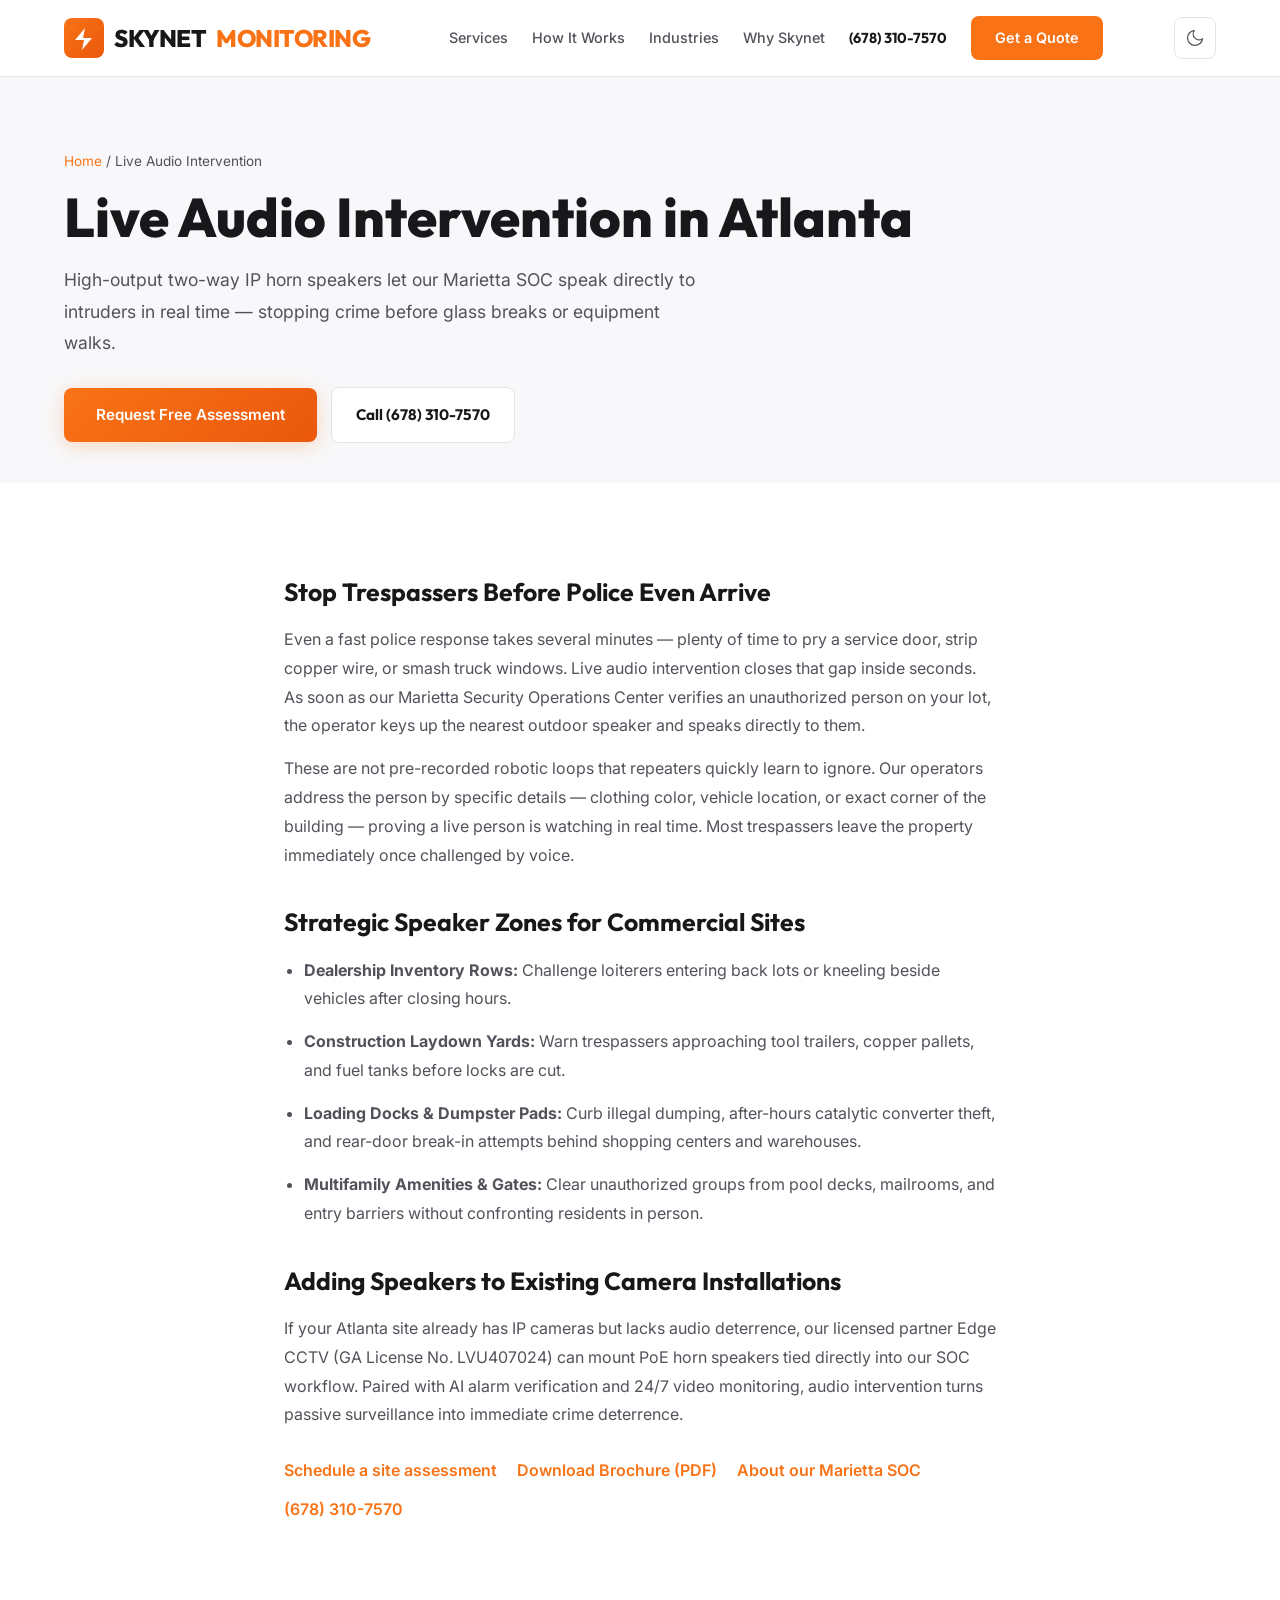
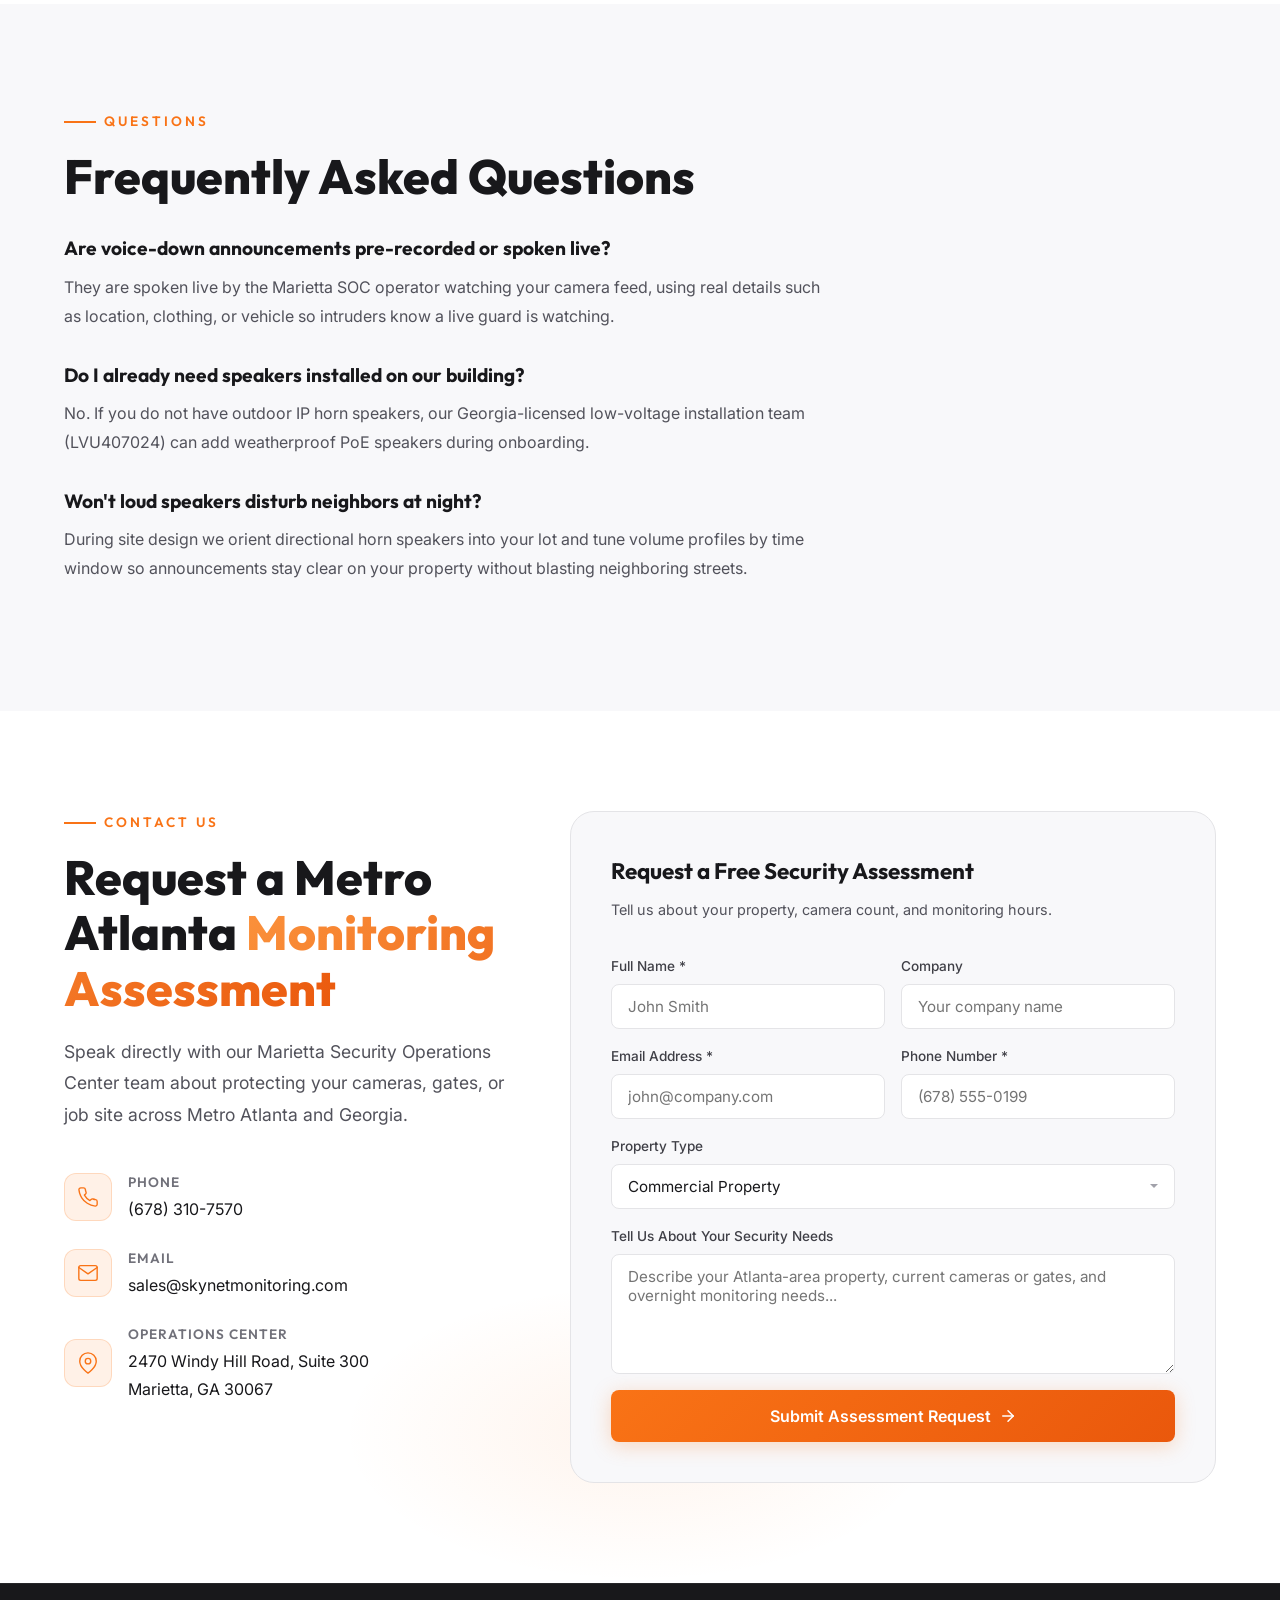
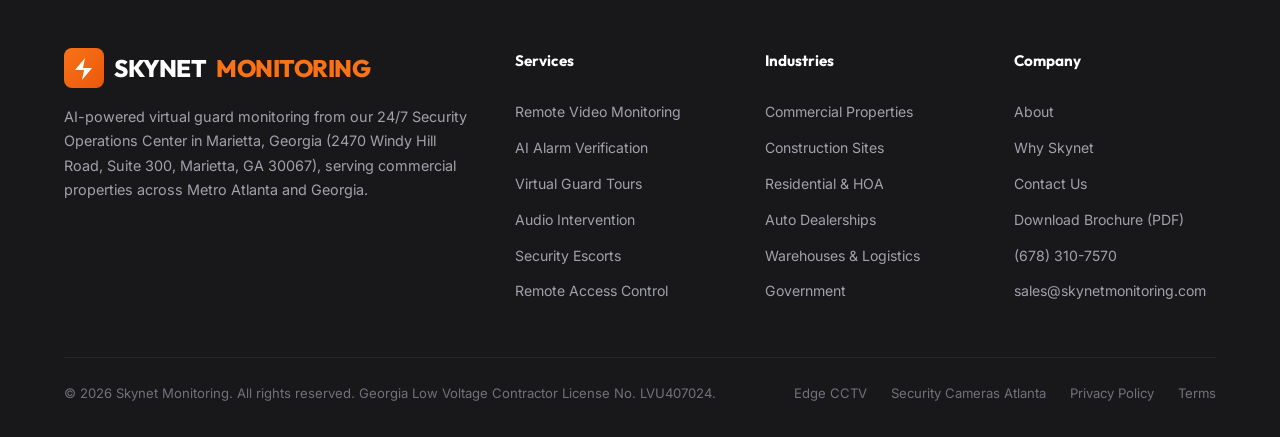
<file: audio-intervention/index.html>
<!DOCTYPE html>
<html lang="en">
<head>
  <meta charset="UTF-8">
  <meta name="viewport" content="width=device-width, initial-scale=1.0">
  <script async src="https://www.googletagmanager.com/gtag/js?id=G-JDWJHD9QR2"></script>
  <script>
    window.dataLayer = window.dataLayer || [];
    function gtag(){dataLayer.push(arguments);}
    gtag('js', new Date());
    gtag('config', 'G-JDWJHD9QR2');
  </script>
  <link rel="preconnect" href="https://fonts.googleapis.com">
  <link rel="preconnect" href="https://fonts.gstatic.com" crossorigin>
  <link rel="preconnect" href="https://www.googletagmanager.com">
  <link rel="dns-prefetch" href="https://formsubmit.co">
  <title>Live Audio Intervention Atlanta | Skynet Monitoring</title>
  <meta name="description" content="Two-way live audio voice-down deterrence from our Marietta monitoring desk stops Atlanta trespassers before theft or damage happens.">
  <meta name="robots" content="index, follow">
  <link rel="canonical" href="https://skynetmonitoring.com/audio-intervention/">
  <meta property="og:type" content="website">
  <meta property="og:url" content="https://skynetmonitoring.com/audio-intervention/">
  <meta property="og:title" content="Live Audio Intervention Atlanta | Skynet Monitoring">
  <meta property="og:description" content="Two-way live audio voice-down deterrence from our Marietta monitoring desk stops Atlanta trespassers before theft or damage happens.">
  <meta property="og:image" content="https://skynetmonitoring.com/hero-bg.webp">
  <meta property="og:locale" content="en_US">
  <meta name="twitter:card" content="summary_large_image">
  <meta name="twitter:title" content="Live Audio Intervention Atlanta | Skynet Monitoring">
  <meta name="twitter:description" content="Two-way live audio voice-down deterrence from our Marietta monitoring desk stops Atlanta trespassers before theft or damage happens.">
  <meta name="twitter:image" content="https://skynetmonitoring.com/hero-bg.webp">
  <script type="application/ld+json">
  {
  "@context": "https://schema.org",
  "@graph": [
    {
      "@type": "BreadcrumbList",
      "itemListElement": [
        {
          "@type": "ListItem",
          "position": 1,
          "name": "Home",
          "item": "https://skynetmonitoring.com/"
        },
        {
          "@type": "ListItem",
          "position": 2,
          "name": "Live Audio Intervention",
          "item": "https://skynetmonitoring.com/audio-intervention/"
        }
      ]
    },
    {
      "@type": "Service",
      "name": "Live Audio Intervention",
      "serviceType": "Live Audio Intervention",
      "url": "https://skynetmonitoring.com/audio-intervention/",
      "description": "Two-way live audio voice-down deterrence from our Marietta monitoring desk stops Atlanta trespassers before theft or damage happens.",
      "provider": {
        "@type": "ProfessionalService",
        "name": "Skynet Monitoring",
        "url": "https://skynetmonitoring.com/",
        "telephone": "+1-678-310-7570",
        "email": "sales@skynetmonitoring.com",
        "address": {
          "@type": "PostalAddress",
          "streetAddress": "2470 Windy Hill Road, Suite 300",
          "addressLocality": "Marietta",
          "addressRegion": "GA",
          "postalCode": "30067",
          "addressCountry": "US"
        }
      },
      "areaServed": [
        {
          "@type": "City",
          "name": "Atlanta"
        },
        {
          "@type": "City",
          "name": "Marietta"
        },
        {
          "@type": "AdministrativeArea",
          "name": "Georgia"
        }
      ]
    },
    {
      "@type": "FAQPage",
      "mainEntity": [
        {
          "@type": "Question",
          "name": "Are voice-down announcements pre-recorded or spoken live?",
          "acceptedAnswer": {
            "@type": "Answer",
            "text": "They are spoken live by the Marietta SOC operator watching your camera feed, using real details such as location, clothing, or vehicle so intruders know a live guard is watching."
          }
        },
        {
          "@type": "Question",
          "name": "Do I already need speakers installed on our building?",
          "acceptedAnswer": {
            "@type": "Answer",
            "text": "No. If you do not have outdoor IP horn speakers, our Georgia-licensed low-voltage installation team (LVU407024) can add weatherproof PoE speakers during onboarding."
          }
        },
        {
          "@type": "Question",
          "name": "Won't loud speakers disturb neighbors at night?",
          "acceptedAnswer": {
            "@type": "Answer",
            "text": "During site design we orient directional horn speakers into your lot and tune volume profiles by time window so announcements stay clear on your property without blasting neighboring streets."
          }
        }
      ]
    }
  ]
}
  </script>
  <link rel="stylesheet" href="https://fonts.googleapis.com/css2?family=Inter:wght@300;400;500;600;700&family=Outfit:wght@400;500;600;700;800;900&display=swap" media="print" onload="this.media='all'">
  <noscript>
    <link rel="stylesheet" href="https://fonts.googleapis.com/css2?family=Inter:wght@300;400;500;600;700&family=Outfit:wght@400;500;600;700;800;900&display=swap">
  </noscript>
  <link rel="stylesheet" href="/index.css">
  <link rel="icon" type="image/svg+xml" href="data:image/svg+xml,%3Csvg xmlns='http://www.w3.org/2000/svg' viewBox='0 0 32 32'%3E%3Crect width='32' height='32' rx='6' fill='%23f97316'/%3E%3Cpath d='M16 8 L10 14 L16 14 L14 24 L22 16 L16 16 Z' fill='white'/%3E%3C/svg%3E">
</head>
<body>
  <header class="header" id="header">
    <div class="container">
      <a href="/" class="logo" aria-label="Skynet Monitoring Home">
        <div class="logo-icon">
          <svg xmlns="http://www.w3.org/2000/svg" viewBox="0 0 24 24">
            <path d="M13 2L3 14h9l-2 10 10-12h-9l2-10z" />
          </svg>
        </div>
        SKYNET <span>MONITORING</span>
      </a>
      <nav class="nav-links" id="navLinks" aria-label="Main navigation">
        <a href="/#services">Services</a>
        <a href="/#how-it-works">How It Works</a>
        <a href="/#industries">Industries</a>
        <a href="/#why-skynet">Why Skynet</a>
        <a href="tel:+16783107570" class="nav-phone">(678) 310-7570</a>
        <a href="#contact" class="nav-cta">Get a Quote</a>
      </nav>
      <button class="theme-toggle" id="themeToggle" aria-label="Toggle light/dark theme" title="Toggle light/dark theme">
        <svg class="icon-moon" xmlns="http://www.w3.org/2000/svg" viewBox="0 0 24 24" fill="none" stroke="currentColor" stroke-width="1.5" stroke-linecap="round" stroke-linejoin="round"><path d="M21 12.79A9 9 0 1 1 11.21 3 7 7 0 0 0 21 12.79z" /></svg>
        <svg class="icon-sun" xmlns="http://www.w3.org/2000/svg" viewBox="0 0 24 24" fill="none" stroke="currentColor" stroke-width="1.5" stroke-linecap="round" stroke-linejoin="round"><circle cx="12" cy="12" r="5" /><line x1="12" y1="1" x2="12" y2="3" /><line x1="12" y1="21" x2="12" y2="23" /><line x1="4.22" y1="4.22" x2="5.64" y2="5.64" /><line x1="18.36" y1="18.36" x2="19.78" y2="19.78" /><line x1="1" y1="12" x2="3" y2="12" /><line x1="21" y1="12" x2="23" y2="12" /><line x1="4.22" y1="19.78" x2="5.64" y2="18.36" /><line x1="18.36" y1="5.64" x2="19.78" y2="4.22" /></svg>
      </button>
      <button class="menu-toggle" id="menuToggle" aria-label="Toggle mobile menu" aria-expanded="false"><span></span><span></span><span></span></button>
    </div>
  </header>
  <main>
    <section class="page-hero">
      <div class="container">
        <p class="breadcrumb"><a href="/">Home</a> / Live Audio Intervention</p>
        <h1>Live Audio Intervention in Atlanta</h1>
        <p class="lede">High-output two-way IP horn speakers let our Marietta SOC speak directly to intruders in real time — stopping crime before glass breaks or equipment walks.</p>
        <div class="page-hero-actions">
          <a href="#contact" class="btn btn-primary">Request Free Assessment</a>
          <a href="tel:+16783107570" class="page-hero-phone">Call (678) 310-7570</a>
        </div>
      </div>
    </section>
    <section class="page-body">
      <div class="container page-copy">
        
        <h2>Stop Trespassers Before Police Even Arrive</h2>
        <p>Even a fast police response takes several minutes — plenty of time to pry a service door, strip copper wire, or smash truck windows. Live audio intervention closes that gap inside seconds. As soon as our Marietta Security Operations Center verifies an unauthorized person on your lot, the operator keys up the nearest outdoor speaker and speaks directly to them.</p>
        <p>These are not pre-recorded robotic loops that repeaters quickly learn to ignore. Our operators address the person by specific details — clothing color, vehicle location, or exact corner of the building — proving a live person is watching in real time. Most trespassers leave the property immediately once challenged by voice.</p>
        <h2>Strategic Speaker Zones for Commercial Sites</h2>
        <ul>
          <li><strong>Dealership Inventory Rows:</strong> Challenge loiterers entering back lots or kneeling beside vehicles after closing hours.</li>
          <li><strong>Construction Laydown Yards:</strong> Warn trespassers approaching tool trailers, copper pallets, and fuel tanks before locks are cut.</li>
          <li><strong>Loading Docks &amp; Dumpster Pads:</strong> Curb illegal dumping, after-hours catalytic converter theft, and rear-door break-in attempts behind shopping centers and warehouses.</li>
          <li><strong>Multifamily Amenities &amp; Gates:</strong> Clear unauthorized groups from pool decks, mailrooms, and entry barriers without confronting residents in person.</li>
        </ul>
        <h2>Adding Speakers to Existing Camera Installations</h2>
        <p>If your Atlanta site already has IP cameras but lacks audio deterrence, our licensed partner Edge CCTV (GA License No. LVU407024) can mount PoE horn speakers tied directly into our SOC workflow. Paired with <a href="/alarm-verification/">AI alarm verification</a> and <a href="/remote-video-monitoring/">24/7 video monitoring</a>, audio intervention turns passive surveillance into immediate crime deterrence.</p>
        <div class="page-links">
          <a href="#contact">Schedule a site assessment</a>
          <a href="/skynet-monitoring-brochure.pdf" target="_blank" rel="noopener">Download Brochure (PDF)</a>
          <a href="/about/">About our Marietta SOC</a>
          <a href="tel:+16783107570">(678) 310-7570</a>
        </div>
      </div>
    </section>
    <section class="faq" id="faq">
      <div class="container">
        <div class="section-label">Questions</div>
        <h2 class="section-title">Frequently Asked Questions</h2>
        <div class="faq-list">
          <div class="faq-item">
            <h3>Are voice-down announcements pre-recorded or spoken live?</h3>
            <p>They are spoken live by the Marietta SOC operator watching your camera feed, using real details such as location, clothing, or vehicle so intruders know a live guard is watching.</p>
          </div>
          <div class="faq-item">
            <h3>Do I already need speakers installed on our building?</h3>
            <p>No. If you do not have outdoor IP horn speakers, our Georgia-licensed low-voltage installation team (LVU407024) can add weatherproof PoE speakers during onboarding.</p>
          </div>
          <div class="faq-item">
            <h3>Won't loud speakers disturb neighbors at night?</h3>
            <p>During site design we orient directional horn speakers into your lot and tune volume profiles by time window so announcements stay clear on your property without blasting neighboring streets.</p>
          </div>
        </div>
      </div>
    </section>
    <section class="contact" id="contact">
      <div class="container">
        <div class="contact-wrapper">
          <div class="contact-info">
            <div class="section-label">Contact Us</div>
            <h2 class="section-title">Request a Metro Atlanta <span class="text-gradient">Monitoring Assessment</span></h2>
            <p class="section-subtitle">Speak directly with our Marietta Security Operations Center team about protecting your cameras, gates, or job site across Metro Atlanta and Georgia.</p>
            <div class="contact-details">
              <div class="contact-item">
                <div class="contact-item-icon">
                  <svg xmlns="http://www.w3.org/2000/svg" viewBox="0 0 24 24" fill="none" stroke="currentColor" stroke-width="1.5" stroke-linecap="round" stroke-linejoin="round"><path d="M22 16.92v3a2 2 0 0 1-2.18 2 19.79 19.79 0 0 1-8.63-3.07 19.5 19.5 0 0 1-6-6 19.79 19.79 0 0 1-3.07-8.67A2 2 0 0 1 4.11 2h3a2 2 0 0 1 2 1.72c.127.96.361 1.903.7 2.81a2 2 0 0 1-.45 2.11L8.09 9.91a16 16 0 0 0 6 6l1.27-1.27a2 2 0 0 1 2.11-.45c.907.339 1.85.573 2.81.7A2 2 0 0 1 22 16.92z" /></svg>
                </div>
                <div>
                  <h4>Phone</h4>
                  <a href="tel:+16783107570">(678) 310-7570</a>
                </div>
              </div>
              <div class="contact-item">
                <div class="contact-item-icon">
                  <svg xmlns="http://www.w3.org/2000/svg" viewBox="0 0 24 24" fill="none" stroke="currentColor" stroke-width="1.5" stroke-linecap="round" stroke-linejoin="round"><path d="M4 4h16c1.1 0 2 .9 2 2v12c0 1.1-.9 2-2 2H4c-1.1 0-2-.9-2-2V6c0-1.1.9-2 2-2z" /><polyline points="22,6 12,13 2,6" /></svg>
                </div>
                <div>
                  <h4>Email</h4>
                  <a href="mailto:sales@skynetmonitoring.com">sales@skynetmonitoring.com</a>
                </div>
              </div>
              <div class="contact-item">
                <div class="contact-item-icon">
                  <svg xmlns="http://www.w3.org/2000/svg" viewBox="0 0 24 24" fill="none" stroke="currentColor" stroke-width="1.5" stroke-linecap="round" stroke-linejoin="round"><path d="M21 10c0 7-9 13-9 13s-9-6-9-13a9 9 0 0 1 18 0z" /><circle cx="12" cy="10" r="3" /></svg>
                </div>
                <div>
                  <h4>Operations Center</h4>
                  <p>2470 Windy Hill Road, Suite 300<br>Marietta, GA 30067</p>
                </div>
              </div>
            </div>
          </div>
          <div class="contact-form-wrapper">
            <h3>Request a Free Security Assessment</h3>
            <p>Tell us about your property, camera count, and monitoring hours.</p>
            <form id="contactForm" action="https://formsubmit.co/sales@skynetmonitoring.com" method="POST">
              <input type="hidden" name="_subject" value="New Assessment Request (Live Audio Intervention) — Skynet Monitoring">
              <input type="hidden" name="_captcha" value="false">
              <input type="hidden" name="_template" value="table">
              <input type="hidden" name="source_page" value="/audio-intervention/">
              <input type="text" name="_honey" style="display:none">
              <div class="form-grid">
                <div class="form-group">
                  <label for="name">Full Name *</label>
                  <input type="text" id="name" name="name" required placeholder="John Smith">
                </div>
                <div class="form-group">
                  <label for="company">Company</label>
                  <input type="text" id="company" name="company" placeholder="Your company name">
                </div>
                <div class="form-group">
                  <label for="email">Email Address *</label>
                  <input type="email" id="email" name="email" required placeholder="john@company.com">
                </div>
                <div class="form-group">
                  <label for="phone">Phone Number *</label>
                  <input type="tel" id="phone" name="phone" required placeholder="(678) 555-0199">
                </div>
                <div class="form-group full-width">
                  <label for="property-type">Property Type</label>
                  <select id="property-type" name="property_type">
                    <option value="">Select property type...</option>
                    <option value="commercial" selected>Commercial Property</option>
                    <option value="construction">Construction Site</option>
                    <option value="residential">Residential / HOA</option>
                    <option value="auto-dealership">Auto Dealership</option>
                    <option value="warehouse">Warehouse / Logistics</option>
                    <option value="government">Government / Municipal</option>
                    <option value="retail">Retail</option>
                    <option value="other">Other</option>
                  </select>
                </div>
                <div class="form-group full-width">
                  <label for="message">Tell Us About Your Security Needs</label>
                  <textarea id="message" name="message" placeholder="Describe your Atlanta-area property, current cameras or gates, and overnight monitoring needs..."></textarea>
                </div>
              </div>
              <div class="form-submit">
                <button type="submit" class="btn btn-primary" id="submitBtn">
                  Submit Assessment Request
                  <svg xmlns="http://www.w3.org/2000/svg" viewBox="0 0 24 24" fill="none" stroke="currentColor" stroke-width="2" stroke-linecap="round" stroke-linejoin="round"><path d="M5 12h14"/><path d="m12 5 7 7-7 7"/></svg>
                </button>
              </div>
              <div class="form-status" id="formStatus"></div>
            </form>
          </div>
        </div>
      </div>
    </section>
  </main>
  <footer class="footer" id="footer">
    <div class="container">
      <div class="footer-grid">
        <div class="footer-brand">
          <a href="/" class="logo">
            <div class="logo-icon"><svg xmlns="http://www.w3.org/2000/svg" viewBox="0 0 24 24"><path d="M13 2L3 14h9l-2 10 10-12h-9l2-10z" fill="white" /></svg></div>
            SKYNET <span>MONITORING</span>
          </a>
          <p>AI-powered virtual guard monitoring from our 24/7 Security Operations Center in Marietta, Georgia (2470 Windy Hill Road, Suite 300, Marietta, GA 30067), serving commercial properties across Metro Atlanta and Georgia.</p>
        </div>
        <div class="footer-col">
          <h4>Services</h4>
          <a href="/remote-video-monitoring/">Remote Video Monitoring</a>
          <a href="/alarm-verification/">AI Alarm Verification</a>
          <a href="/virtual-guard-tours/">Virtual Guard Tours</a>
          <a href="/audio-intervention/">Audio Intervention</a>
          <a href="/virtual-escorts/">Security Escorts</a>
          <a href="/remote-access-control/">Remote Access Control</a>
        </div>
        <div class="footer-col">
          <h4>Industries</h4>
          <a href="/#industry-commercial">Commercial Properties</a>
          <a href="/construction-site-monitoring/">Construction Sites</a>
          <a href="/#industry-residential">Residential &amp; HOA</a>
          <a href="/dealership-security-monitoring/">Auto Dealerships</a>
          <a href="/#industry-warehouse">Warehouses &amp; Logistics</a>
          <a href="/#industry-government">Government</a>
        </div>
        <div class="footer-col">
          <h4>Company</h4>
          <a href="/about/">About</a>
          <a href="/#why-skynet">Why Skynet</a>
          <a href="#contact">Contact Us</a>
          <a href="/skynet-monitoring-brochure.pdf" target="_blank" rel="noopener">Download Brochure (PDF)</a>
          <a href="tel:+16783107570">(678) 310-7570</a>
          <a href="mailto:sales@skynetmonitoring.com">sales@skynetmonitoring.com</a>
        </div>
      </div>
      <div class="footer-bottom">
        <p>&copy; 2026 Skynet Monitoring. All rights reserved. Georgia Low Voltage Contractor License No. LVU407024.</p>
        <div class="footer-bottom-links">
          <a href="https://edgebusinesssecuritycameras.com/" target="_blank" rel="noopener">Edge CCTV</a>
          <a href="https://securitycamerasatlanta.com/" target="_blank" rel="noopener">Security Cameras Atlanta</a>
          <a href="https://edgebusinesssecuritycameras.com/privacy-policy/" target="_blank" rel="noopener">Privacy Policy</a>
          <a href="https://edgebusinesssecuritycameras.com/terms/" target="_blank" rel="noopener">Terms</a>
        </div>
      </div>
    </div>
  </footer>
  <script src="/main.js" defer></script>
</body>
</html>
</file>
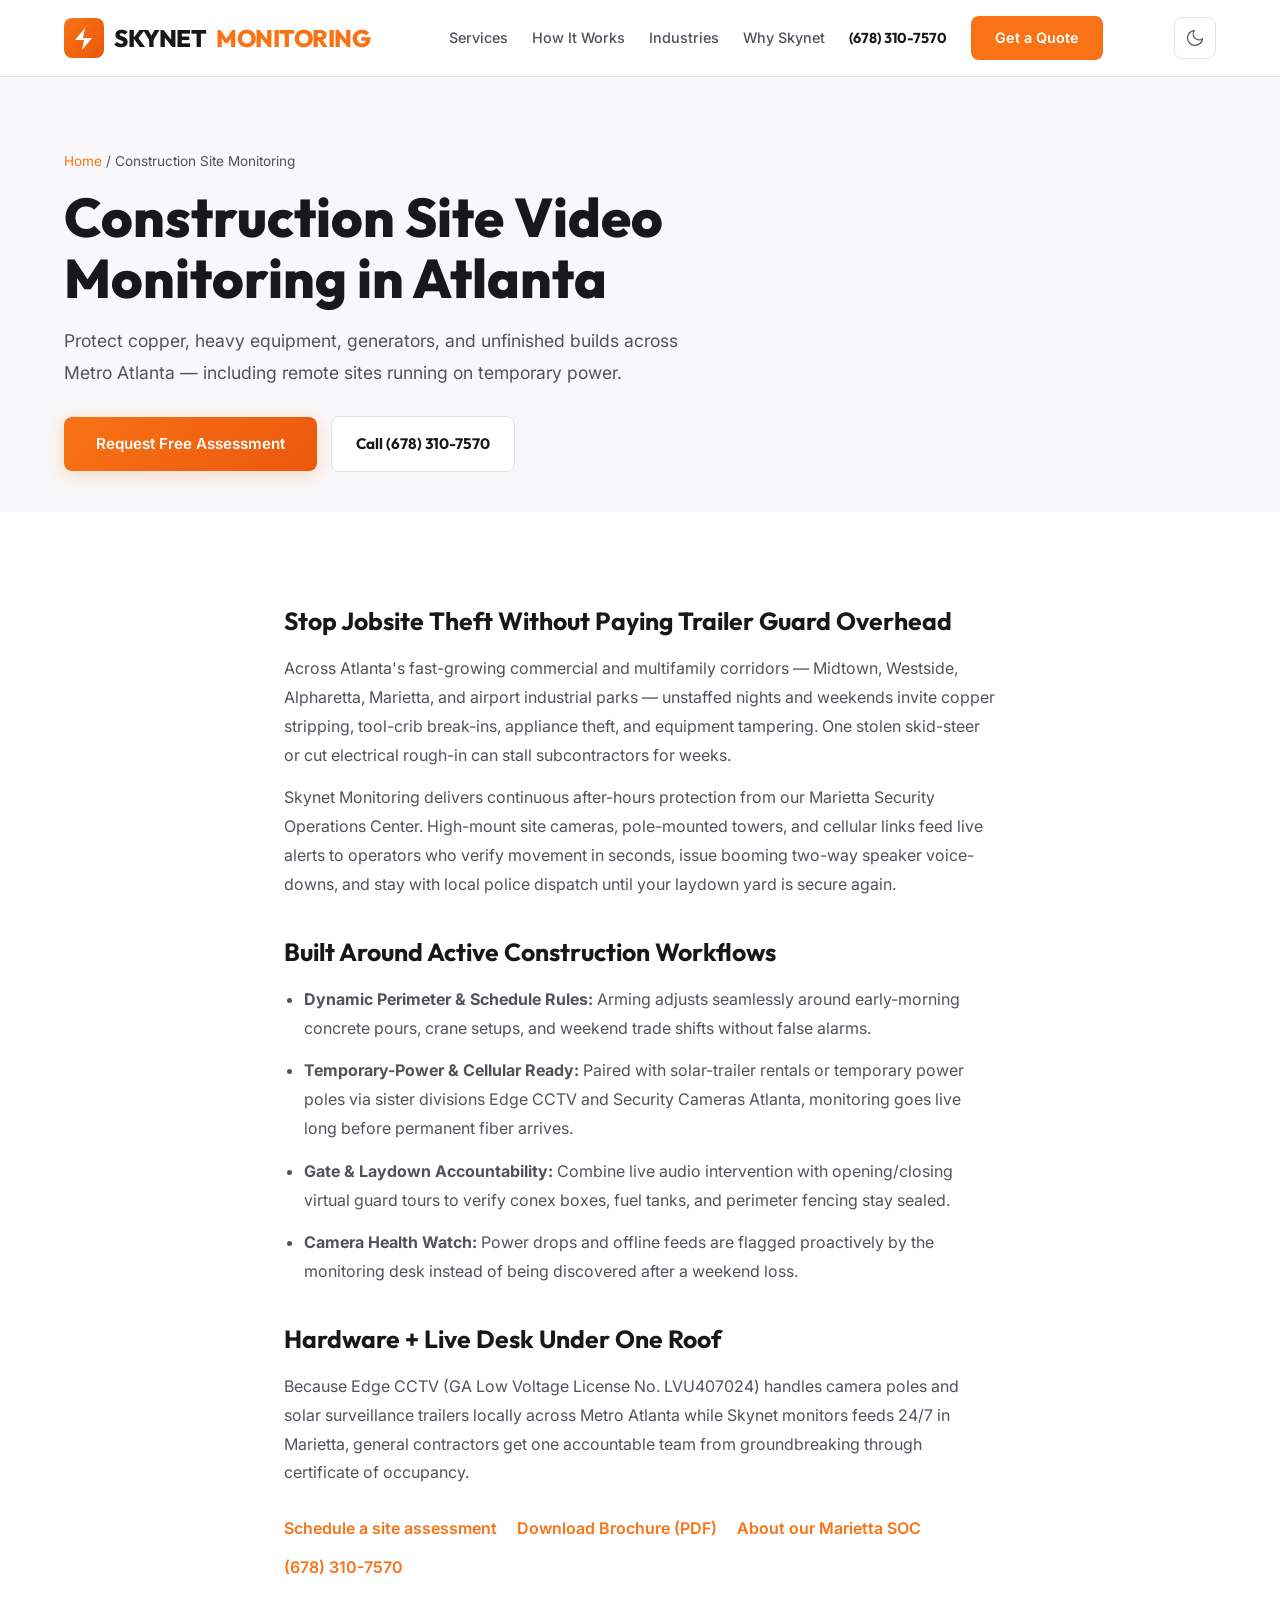
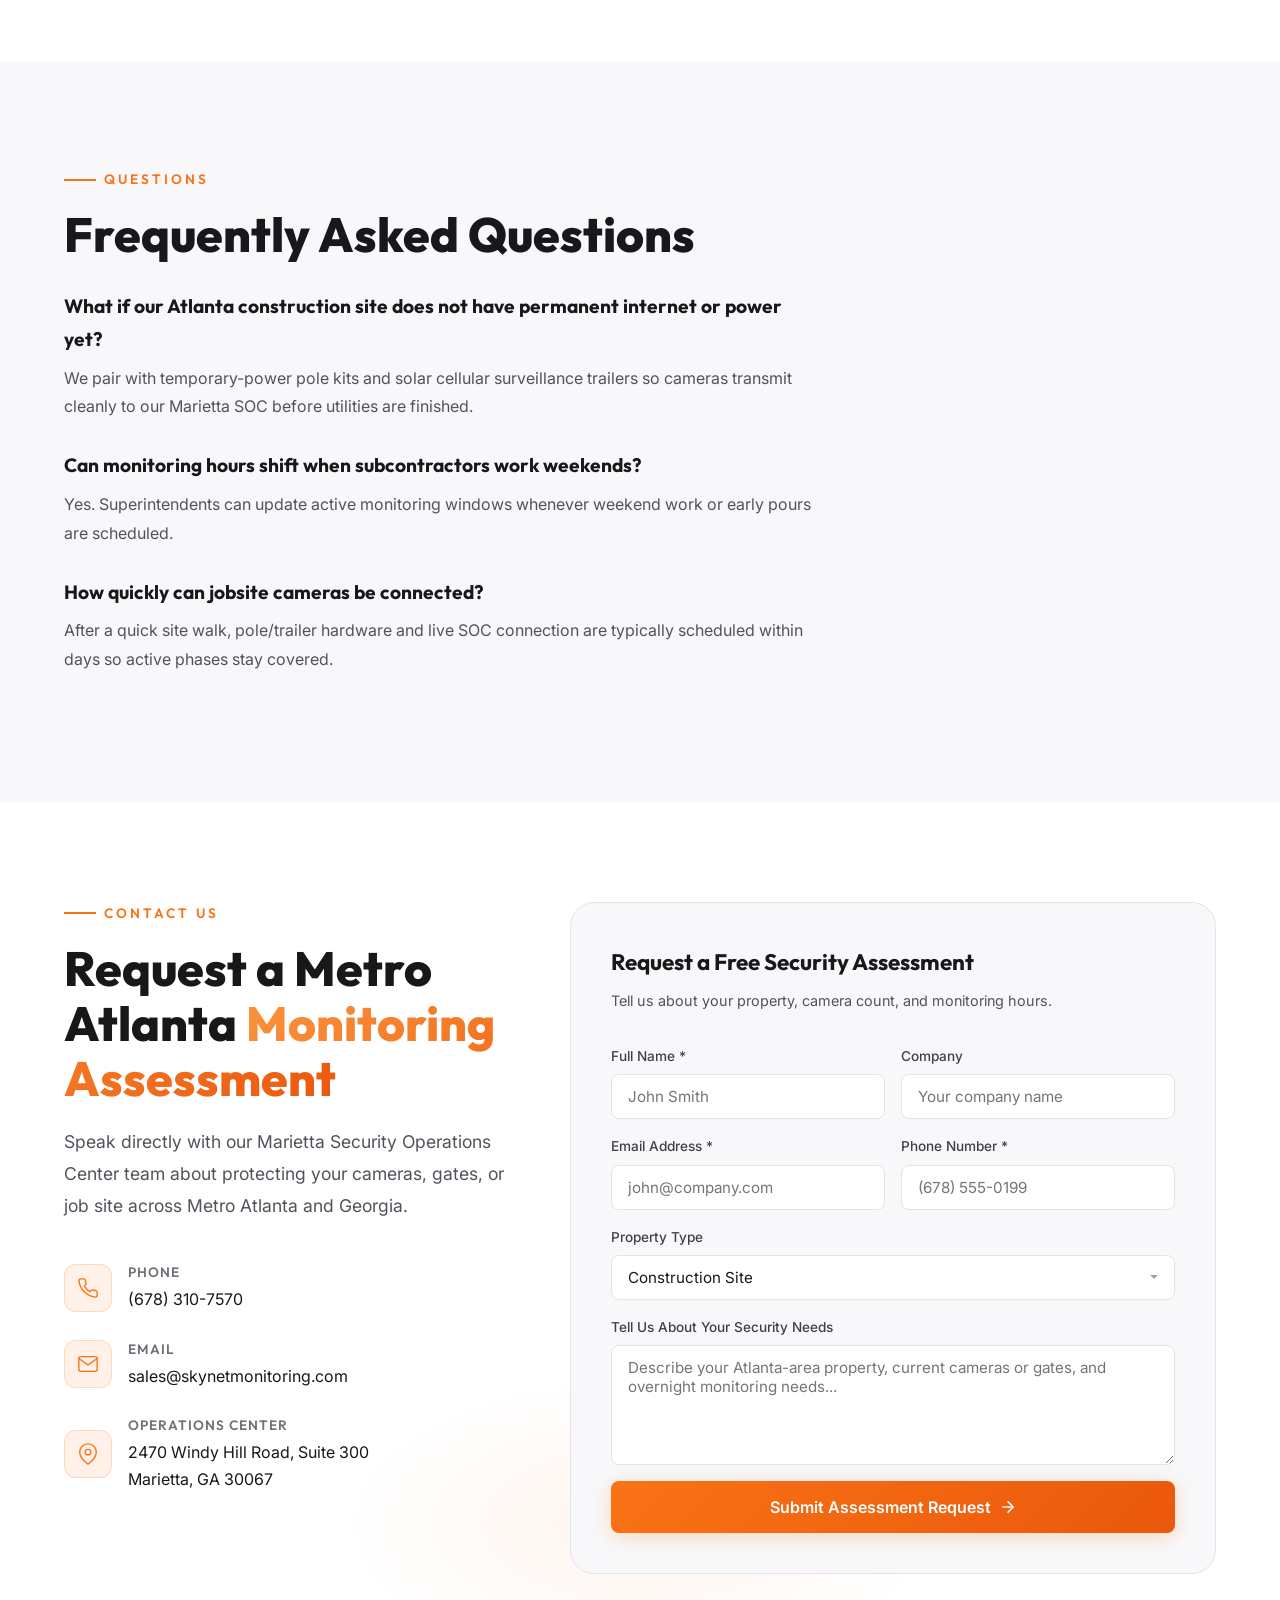
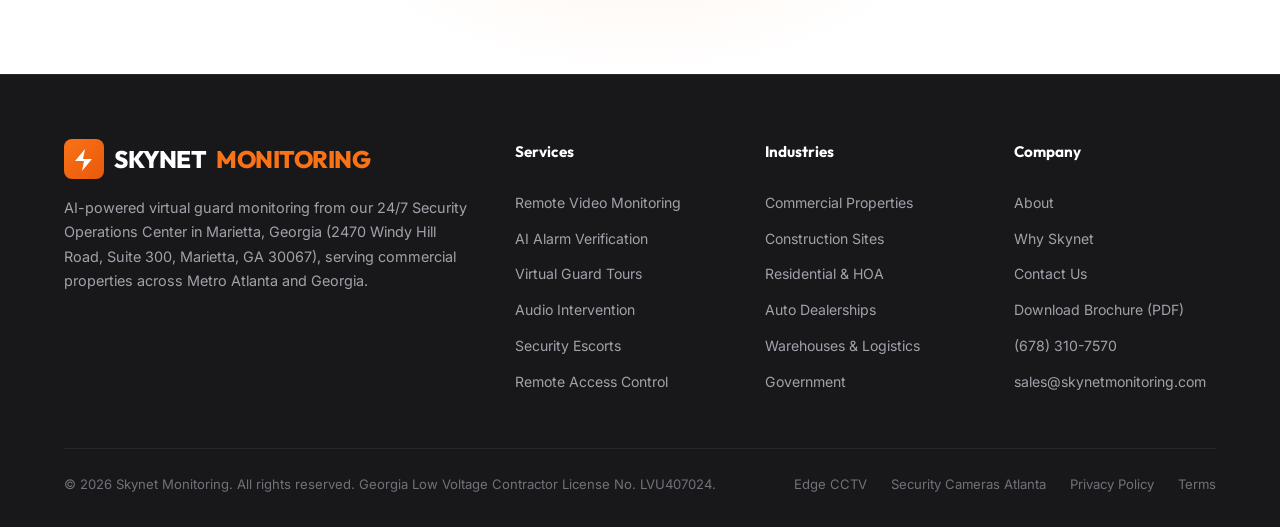
<file: construction-site-monitoring/index.html>
<!DOCTYPE html>
<html lang="en">
<head>
  <meta charset="UTF-8">
  <meta name="viewport" content="width=device-width, initial-scale=1.0">
  <script async src="https://www.googletagmanager.com/gtag/js?id=G-JDWJHD9QR2"></script>
  <script>
    window.dataLayer = window.dataLayer || [];
    function gtag(){dataLayer.push(arguments);}
    gtag('js', new Date());
    gtag('config', 'G-JDWJHD9QR2');
  </script>
  <link rel="preconnect" href="https://fonts.googleapis.com">
  <link rel="preconnect" href="https://fonts.gstatic.com" crossorigin>
  <link rel="preconnect" href="https://www.googletagmanager.com">
  <link rel="dns-prefetch" href="https://formsubmit.co">
  <title>Construction Site Monitoring Atlanta | Skynet</title>
  <meta name="description" content="24/7 Atlanta construction site video monitoring for laydown yards, copper, and temporary-power job sites from our Marietta SOC.">
  <meta name="robots" content="index, follow">
  <link rel="canonical" href="https://skynetmonitoring.com/construction-site-monitoring/">
  <meta property="og:type" content="website">
  <meta property="og:url" content="https://skynetmonitoring.com/construction-site-monitoring/">
  <meta property="og:title" content="Construction Site Monitoring Atlanta | Skynet">
  <meta property="og:description" content="24/7 Atlanta construction site video monitoring for laydown yards, copper, and temporary-power job sites from our Marietta SOC.">
  <meta property="og:image" content="https://skynetmonitoring.com/hero-bg.webp">
  <meta property="og:locale" content="en_US">
  <meta name="twitter:card" content="summary_large_image">
  <meta name="twitter:title" content="Construction Site Monitoring Atlanta | Skynet">
  <meta name="twitter:description" content="24/7 Atlanta construction site video monitoring for laydown yards, copper, and temporary-power job sites from our Marietta SOC.">
  <meta name="twitter:image" content="https://skynetmonitoring.com/hero-bg.webp">
  <script type="application/ld+json">
  {
  "@context": "https://schema.org",
  "@graph": [
    {
      "@type": "BreadcrumbList",
      "itemListElement": [
        {
          "@type": "ListItem",
          "position": 1,
          "name": "Home",
          "item": "https://skynetmonitoring.com/"
        },
        {
          "@type": "ListItem",
          "position": 2,
          "name": "Construction Site Monitoring",
          "item": "https://skynetmonitoring.com/construction-site-monitoring/"
        }
      ]
    },
    {
      "@type": "Service",
      "name": "Construction Site Monitoring",
      "serviceType": "Construction Site Monitoring",
      "url": "https://skynetmonitoring.com/construction-site-monitoring/",
      "description": "24/7 Atlanta construction site video monitoring for laydown yards, copper, and temporary-power job sites from our Marietta SOC.",
      "provider": {
        "@type": "ProfessionalService",
        "name": "Skynet Monitoring",
        "url": "https://skynetmonitoring.com/",
        "telephone": "+1-678-310-7570",
        "email": "sales@skynetmonitoring.com",
        "address": {
          "@type": "PostalAddress",
          "streetAddress": "2470 Windy Hill Road, Suite 300",
          "addressLocality": "Marietta",
          "addressRegion": "GA",
          "postalCode": "30067",
          "addressCountry": "US"
        }
      },
      "areaServed": [
        {
          "@type": "City",
          "name": "Atlanta"
        },
        {
          "@type": "City",
          "name": "Marietta"
        },
        {
          "@type": "AdministrativeArea",
          "name": "Georgia"
        }
      ]
    },
    {
      "@type": "FAQPage",
      "mainEntity": [
        {
          "@type": "Question",
          "name": "What if our Atlanta construction site does not have permanent internet or power yet?",
          "acceptedAnswer": {
            "@type": "Answer",
            "text": "We pair with temporary-power pole kits and solar cellular surveillance trailers so cameras transmit cleanly to our Marietta SOC before utilities are finished."
          }
        },
        {
          "@type": "Question",
          "name": "Can monitoring hours shift when subcontractors work weekends?",
          "acceptedAnswer": {
            "@type": "Answer",
            "text": "Yes. Superintendents can update active monitoring windows whenever weekend work or early pours are scheduled."
          }
        },
        {
          "@type": "Question",
          "name": "How quickly can jobsite cameras be connected?",
          "acceptedAnswer": {
            "@type": "Answer",
            "text": "After a quick site walk, pole/trailer hardware and live SOC connection are typically scheduled within days so active phases stay covered."
          }
        }
      ]
    }
  ]
}
  </script>
  <link rel="stylesheet" href="https://fonts.googleapis.com/css2?family=Inter:wght@300;400;500;600;700&family=Outfit:wght@400;500;600;700;800;900&display=swap" media="print" onload="this.media='all'">
  <noscript>
    <link rel="stylesheet" href="https://fonts.googleapis.com/css2?family=Inter:wght@300;400;500;600;700&family=Outfit:wght@400;500;600;700;800;900&display=swap">
  </noscript>
  <link rel="stylesheet" href="/index.css">
  <link rel="icon" type="image/svg+xml" href="data:image/svg+xml,%3Csvg xmlns='http://www.w3.org/2000/svg' viewBox='0 0 32 32'%3E%3Crect width='32' height='32' rx='6' fill='%23f97316'/%3E%3Cpath d='M16 8 L10 14 L16 14 L14 24 L22 16 L16 16 Z' fill='white'/%3E%3C/svg%3E">
</head>
<body>
  <header class="header" id="header">
    <div class="container">
      <a href="/" class="logo" aria-label="Skynet Monitoring Home">
        <div class="logo-icon">
          <svg xmlns="http://www.w3.org/2000/svg" viewBox="0 0 24 24">
            <path d="M13 2L3 14h9l-2 10 10-12h-9l2-10z" />
          </svg>
        </div>
        SKYNET <span>MONITORING</span>
      </a>
      <nav class="nav-links" id="navLinks" aria-label="Main navigation">
        <a href="/#services">Services</a>
        <a href="/#how-it-works">How It Works</a>
        <a href="/#industries">Industries</a>
        <a href="/#why-skynet">Why Skynet</a>
        <a href="tel:+16783107570" class="nav-phone">(678) 310-7570</a>
        <a href="#contact" class="nav-cta">Get a Quote</a>
      </nav>
      <button class="theme-toggle" id="themeToggle" aria-label="Toggle light/dark theme" title="Toggle light/dark theme">
        <svg class="icon-moon" xmlns="http://www.w3.org/2000/svg" viewBox="0 0 24 24" fill="none" stroke="currentColor" stroke-width="1.5" stroke-linecap="round" stroke-linejoin="round"><path d="M21 12.79A9 9 0 1 1 11.21 3 7 7 0 0 0 21 12.79z" /></svg>
        <svg class="icon-sun" xmlns="http://www.w3.org/2000/svg" viewBox="0 0 24 24" fill="none" stroke="currentColor" stroke-width="1.5" stroke-linecap="round" stroke-linejoin="round"><circle cx="12" cy="12" r="5" /><line x1="12" y1="1" x2="12" y2="3" /><line x1="12" y1="21" x2="12" y2="23" /><line x1="4.22" y1="4.22" x2="5.64" y2="5.64" /><line x1="18.36" y1="18.36" x2="19.78" y2="19.78" /><line x1="1" y1="12" x2="3" y2="12" /><line x1="21" y1="12" x2="23" y2="12" /><line x1="4.22" y1="19.78" x2="5.64" y2="18.36" /><line x1="18.36" y1="5.64" x2="19.78" y2="4.22" /></svg>
      </button>
      <button class="menu-toggle" id="menuToggle" aria-label="Toggle mobile menu" aria-expanded="false"><span></span><span></span><span></span></button>
    </div>
  </header>
  <main>
    <section class="page-hero">
      <div class="container">
        <p class="breadcrumb"><a href="/">Home</a> / Construction Site Monitoring</p>
        <h1>Construction Site Video Monitoring in Atlanta</h1>
        <p class="lede">Protect copper, heavy equipment, generators, and unfinished builds across Metro Atlanta — including remote sites running on temporary power.</p>
        <div class="page-hero-actions">
          <a href="#contact" class="btn btn-primary">Request Free Assessment</a>
          <a href="tel:+16783107570" class="page-hero-phone">Call (678) 310-7570</a>
        </div>
      </div>
    </section>
    <section class="page-body">
      <div class="container page-copy">
        
        <h2>Stop Jobsite Theft Without Paying Trailer Guard Overhead</h2>
        <p>Across Atlanta's fast-growing commercial and multifamily corridors — Midtown, Westside, Alpharetta, Marietta, and airport industrial parks — unstaffed nights and weekends invite copper stripping, tool-crib break-ins, appliance theft, and equipment tampering. One stolen skid-steer or cut electrical rough-in can stall subcontractors for weeks.</p>
        <p>Skynet Monitoring delivers continuous after-hours protection from our Marietta Security Operations Center. High-mount site cameras, pole-mounted towers, and cellular links feed live alerts to operators who verify movement in seconds, issue booming two-way speaker voice-downs, and stay with local police dispatch until your laydown yard is secure again.</p>
        <h2>Built Around Active Construction Workflows</h2>
        <ul>
          <li><strong>Dynamic Perimeter &amp; Schedule Rules:</strong> Arming adjusts seamlessly around early-morning concrete pours, crane setups, and weekend trade shifts without false alarms.</li>
          <li><strong>Temporary-Power &amp; Cellular Ready:</strong> Paired with solar-trailer rentals or temporary power poles via sister divisions Edge CCTV and Security Cameras Atlanta, monitoring goes live long before permanent fiber arrives.</li>
          <li><strong>Gate &amp; Laydown Accountability:</strong> Combine <a href="/audio-intervention/">live audio intervention</a> with opening/closing <a href="/virtual-guard-tours/">virtual guard tours</a> to verify conex boxes, fuel tanks, and perimeter fencing stay sealed.</li>
          <li><strong>Camera Health Watch:</strong> Power drops and offline feeds are flagged proactively by the monitoring desk instead of being discovered after a weekend loss.</li>
        </ul>
        <h2>Hardware + Live Desk Under One Roof</h2>
        <p>Because Edge CCTV (GA Low Voltage License No. LVU407024) handles camera poles and solar surveillance trailers locally across Metro Atlanta while Skynet monitors feeds 24/7 in Marietta, general contractors get one accountable team from groundbreaking through certificate of occupancy.</p>
        <div class="page-links">
          <a href="#contact">Schedule a site assessment</a>
          <a href="/skynet-monitoring-brochure.pdf" target="_blank" rel="noopener">Download Brochure (PDF)</a>
          <a href="/about/">About our Marietta SOC</a>
          <a href="tel:+16783107570">(678) 310-7570</a>
        </div>
      </div>
    </section>
    <section class="faq" id="faq">
      <div class="container">
        <div class="section-label">Questions</div>
        <h2 class="section-title">Frequently Asked Questions</h2>
        <div class="faq-list">
          <div class="faq-item">
            <h3>What if our Atlanta construction site does not have permanent internet or power yet?</h3>
            <p>We pair with temporary-power pole kits and solar cellular surveillance trailers so cameras transmit cleanly to our Marietta SOC before utilities are finished.</p>
          </div>
          <div class="faq-item">
            <h3>Can monitoring hours shift when subcontractors work weekends?</h3>
            <p>Yes. Superintendents can update active monitoring windows whenever weekend work or early pours are scheduled.</p>
          </div>
          <div class="faq-item">
            <h3>How quickly can jobsite cameras be connected?</h3>
            <p>After a quick site walk, pole/trailer hardware and live SOC connection are typically scheduled within days so active phases stay covered.</p>
          </div>
        </div>
      </div>
    </section>
    <section class="contact" id="contact">
      <div class="container">
        <div class="contact-wrapper">
          <div class="contact-info">
            <div class="section-label">Contact Us</div>
            <h2 class="section-title">Request a Metro Atlanta <span class="text-gradient">Monitoring Assessment</span></h2>
            <p class="section-subtitle">Speak directly with our Marietta Security Operations Center team about protecting your cameras, gates, or job site across Metro Atlanta and Georgia.</p>
            <div class="contact-details">
              <div class="contact-item">
                <div class="contact-item-icon">
                  <svg xmlns="http://www.w3.org/2000/svg" viewBox="0 0 24 24" fill="none" stroke="currentColor" stroke-width="1.5" stroke-linecap="round" stroke-linejoin="round"><path d="M22 16.92v3a2 2 0 0 1-2.18 2 19.79 19.79 0 0 1-8.63-3.07 19.5 19.5 0 0 1-6-6 19.79 19.79 0 0 1-3.07-8.67A2 2 0 0 1 4.11 2h3a2 2 0 0 1 2 1.72c.127.96.361 1.903.7 2.81a2 2 0 0 1-.45 2.11L8.09 9.91a16 16 0 0 0 6 6l1.27-1.27a2 2 0 0 1 2.11-.45c.907.339 1.85.573 2.81.7A2 2 0 0 1 22 16.92z" /></svg>
                </div>
                <div>
                  <h4>Phone</h4>
                  <a href="tel:+16783107570">(678) 310-7570</a>
                </div>
              </div>
              <div class="contact-item">
                <div class="contact-item-icon">
                  <svg xmlns="http://www.w3.org/2000/svg" viewBox="0 0 24 24" fill="none" stroke="currentColor" stroke-width="1.5" stroke-linecap="round" stroke-linejoin="round"><path d="M4 4h16c1.1 0 2 .9 2 2v12c0 1.1-.9 2-2 2H4c-1.1 0-2-.9-2-2V6c0-1.1.9-2 2-2z" /><polyline points="22,6 12,13 2,6" /></svg>
                </div>
                <div>
                  <h4>Email</h4>
                  <a href="mailto:sales@skynetmonitoring.com">sales@skynetmonitoring.com</a>
                </div>
              </div>
              <div class="contact-item">
                <div class="contact-item-icon">
                  <svg xmlns="http://www.w3.org/2000/svg" viewBox="0 0 24 24" fill="none" stroke="currentColor" stroke-width="1.5" stroke-linecap="round" stroke-linejoin="round"><path d="M21 10c0 7-9 13-9 13s-9-6-9-13a9 9 0 0 1 18 0z" /><circle cx="12" cy="10" r="3" /></svg>
                </div>
                <div>
                  <h4>Operations Center</h4>
                  <p>2470 Windy Hill Road, Suite 300<br>Marietta, GA 30067</p>
                </div>
              </div>
            </div>
          </div>
          <div class="contact-form-wrapper">
            <h3>Request a Free Security Assessment</h3>
            <p>Tell us about your property, camera count, and monitoring hours.</p>
            <form id="contactForm" action="https://formsubmit.co/sales@skynetmonitoring.com" method="POST">
              <input type="hidden" name="_subject" value="New Assessment Request (Construction Site Monitoring) — Skynet Monitoring">
              <input type="hidden" name="_captcha" value="false">
              <input type="hidden" name="_template" value="table">
              <input type="hidden" name="source_page" value="/construction-site-monitoring/">
              <input type="text" name="_honey" style="display:none">
              <div class="form-grid">
                <div class="form-group">
                  <label for="name">Full Name *</label>
                  <input type="text" id="name" name="name" required placeholder="John Smith">
                </div>
                <div class="form-group">
                  <label for="company">Company</label>
                  <input type="text" id="company" name="company" placeholder="Your company name">
                </div>
                <div class="form-group">
                  <label for="email">Email Address *</label>
                  <input type="email" id="email" name="email" required placeholder="john@company.com">
                </div>
                <div class="form-group">
                  <label for="phone">Phone Number *</label>
                  <input type="tel" id="phone" name="phone" required placeholder="(678) 555-0199">
                </div>
                <div class="form-group full-width">
                  <label for="property-type">Property Type</label>
                  <select id="property-type" name="property_type">
                    <option value="">Select property type...</option>
                    <option value="commercial">Commercial Property</option>
                    <option value="construction" selected>Construction Site</option>
                    <option value="residential">Residential / HOA</option>
                    <option value="auto-dealership">Auto Dealership</option>
                    <option value="warehouse">Warehouse / Logistics</option>
                    <option value="government">Government / Municipal</option>
                    <option value="retail">Retail</option>
                    <option value="other">Other</option>
                  </select>
                </div>
                <div class="form-group full-width">
                  <label for="message">Tell Us About Your Security Needs</label>
                  <textarea id="message" name="message" placeholder="Describe your Atlanta-area property, current cameras or gates, and overnight monitoring needs..."></textarea>
                </div>
              </div>
              <div class="form-submit">
                <button type="submit" class="btn btn-primary" id="submitBtn">
                  Submit Assessment Request
                  <svg xmlns="http://www.w3.org/2000/svg" viewBox="0 0 24 24" fill="none" stroke="currentColor" stroke-width="2" stroke-linecap="round" stroke-linejoin="round"><path d="M5 12h14"/><path d="m12 5 7 7-7 7"/></svg>
                </button>
              </div>
              <div class="form-status" id="formStatus"></div>
            </form>
          </div>
        </div>
      </div>
    </section>
  </main>
  <footer class="footer" id="footer">
    <div class="container">
      <div class="footer-grid">
        <div class="footer-brand">
          <a href="/" class="logo">
            <div class="logo-icon"><svg xmlns="http://www.w3.org/2000/svg" viewBox="0 0 24 24"><path d="M13 2L3 14h9l-2 10 10-12h-9l2-10z" fill="white" /></svg></div>
            SKYNET <span>MONITORING</span>
          </a>
          <p>AI-powered virtual guard monitoring from our 24/7 Security Operations Center in Marietta, Georgia (2470 Windy Hill Road, Suite 300, Marietta, GA 30067), serving commercial properties across Metro Atlanta and Georgia.</p>
        </div>
        <div class="footer-col">
          <h4>Services</h4>
          <a href="/remote-video-monitoring/">Remote Video Monitoring</a>
          <a href="/alarm-verification/">AI Alarm Verification</a>
          <a href="/virtual-guard-tours/">Virtual Guard Tours</a>
          <a href="/audio-intervention/">Audio Intervention</a>
          <a href="/virtual-escorts/">Security Escorts</a>
          <a href="/remote-access-control/">Remote Access Control</a>
        </div>
        <div class="footer-col">
          <h4>Industries</h4>
          <a href="/#industry-commercial">Commercial Properties</a>
          <a href="/construction-site-monitoring/">Construction Sites</a>
          <a href="/#industry-residential">Residential &amp; HOA</a>
          <a href="/dealership-security-monitoring/">Auto Dealerships</a>
          <a href="/#industry-warehouse">Warehouses &amp; Logistics</a>
          <a href="/#industry-government">Government</a>
        </div>
        <div class="footer-col">
          <h4>Company</h4>
          <a href="/about/">About</a>
          <a href="/#why-skynet">Why Skynet</a>
          <a href="#contact">Contact Us</a>
          <a href="/skynet-monitoring-brochure.pdf" target="_blank" rel="noopener">Download Brochure (PDF)</a>
          <a href="tel:+16783107570">(678) 310-7570</a>
          <a href="mailto:sales@skynetmonitoring.com">sales@skynetmonitoring.com</a>
        </div>
      </div>
      <div class="footer-bottom">
        <p>&copy; 2026 Skynet Monitoring. All rights reserved. Georgia Low Voltage Contractor License No. LVU407024.</p>
        <div class="footer-bottom-links">
          <a href="https://edgebusinesssecuritycameras.com/" target="_blank" rel="noopener">Edge CCTV</a>
          <a href="https://securitycamerasatlanta.com/" target="_blank" rel="noopener">Security Cameras Atlanta</a>
          <a href="https://edgebusinesssecuritycameras.com/privacy-policy/" target="_blank" rel="noopener">Privacy Policy</a>
          <a href="https://edgebusinesssecuritycameras.com/terms/" target="_blank" rel="noopener">Terms</a>
        </div>
      </div>
    </div>
  </footer>
  <script src="/main.js" defer></script>
</body>
</html>
</file>
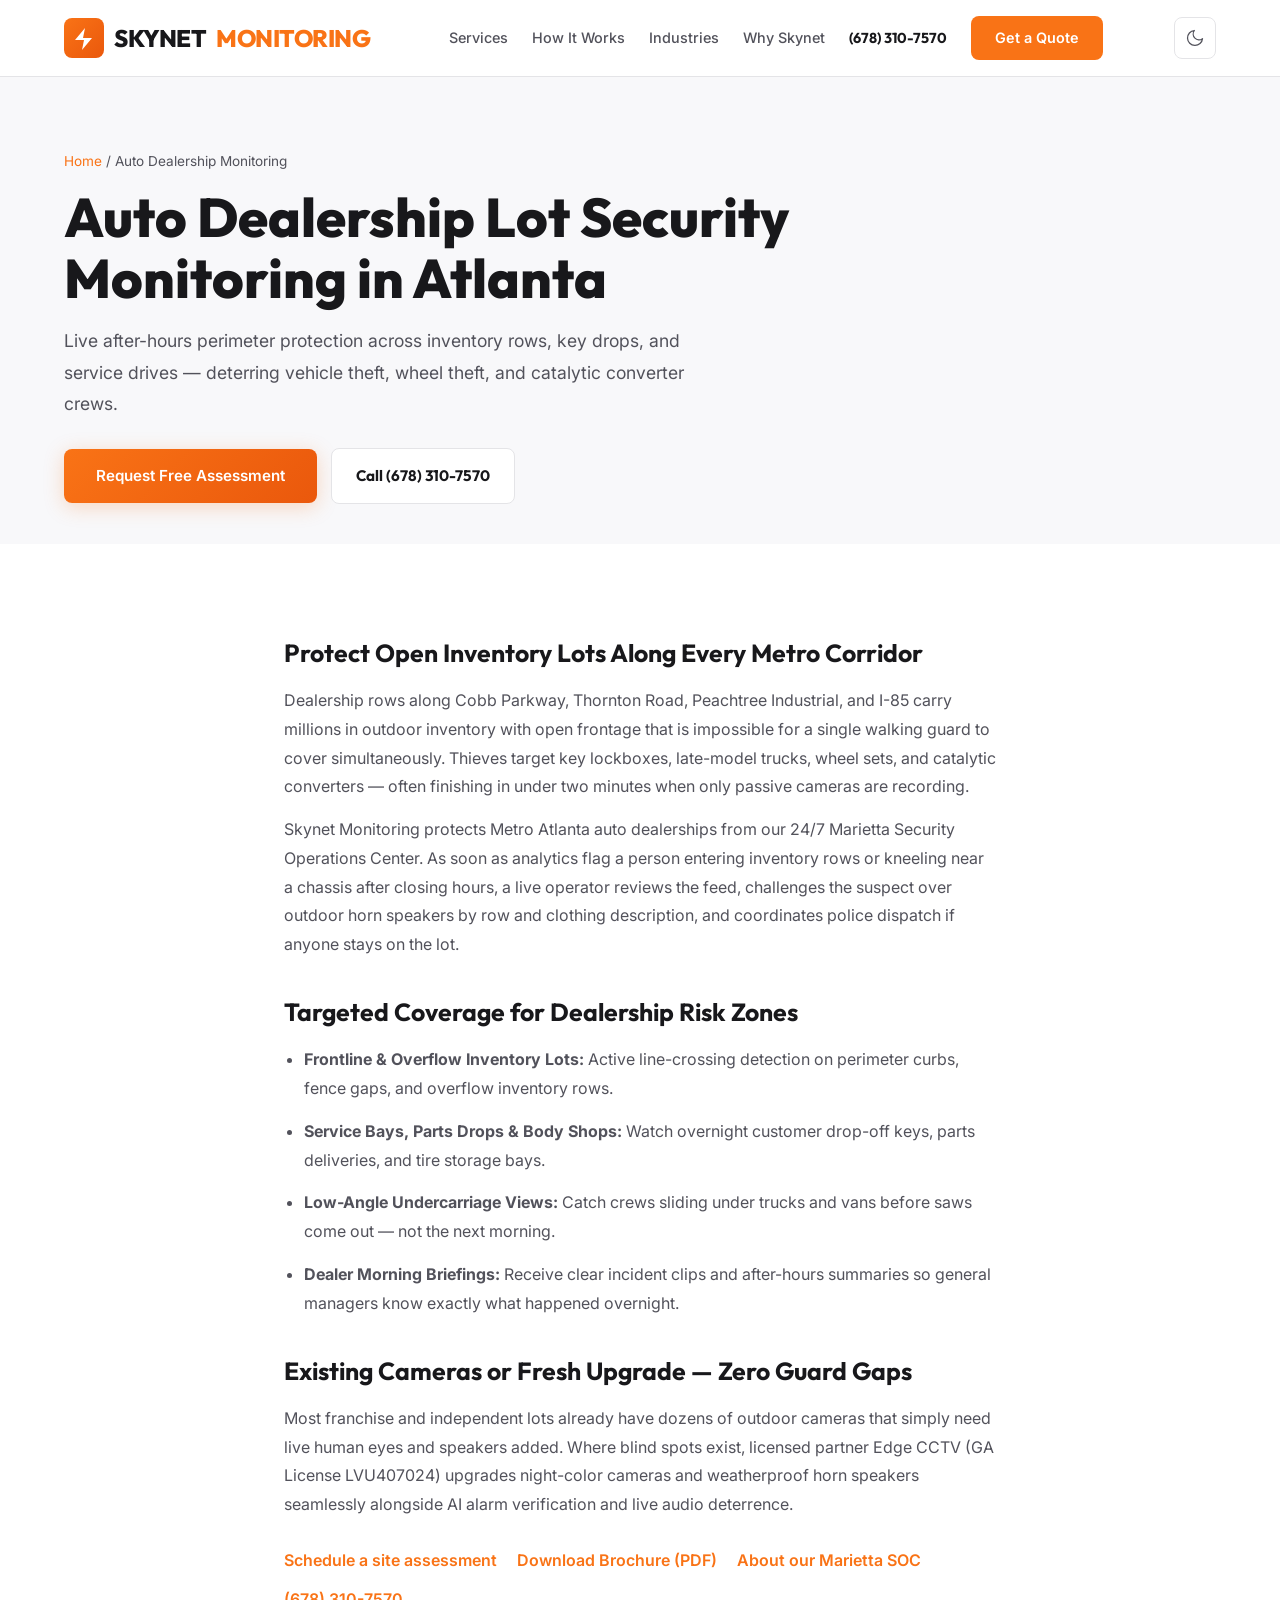
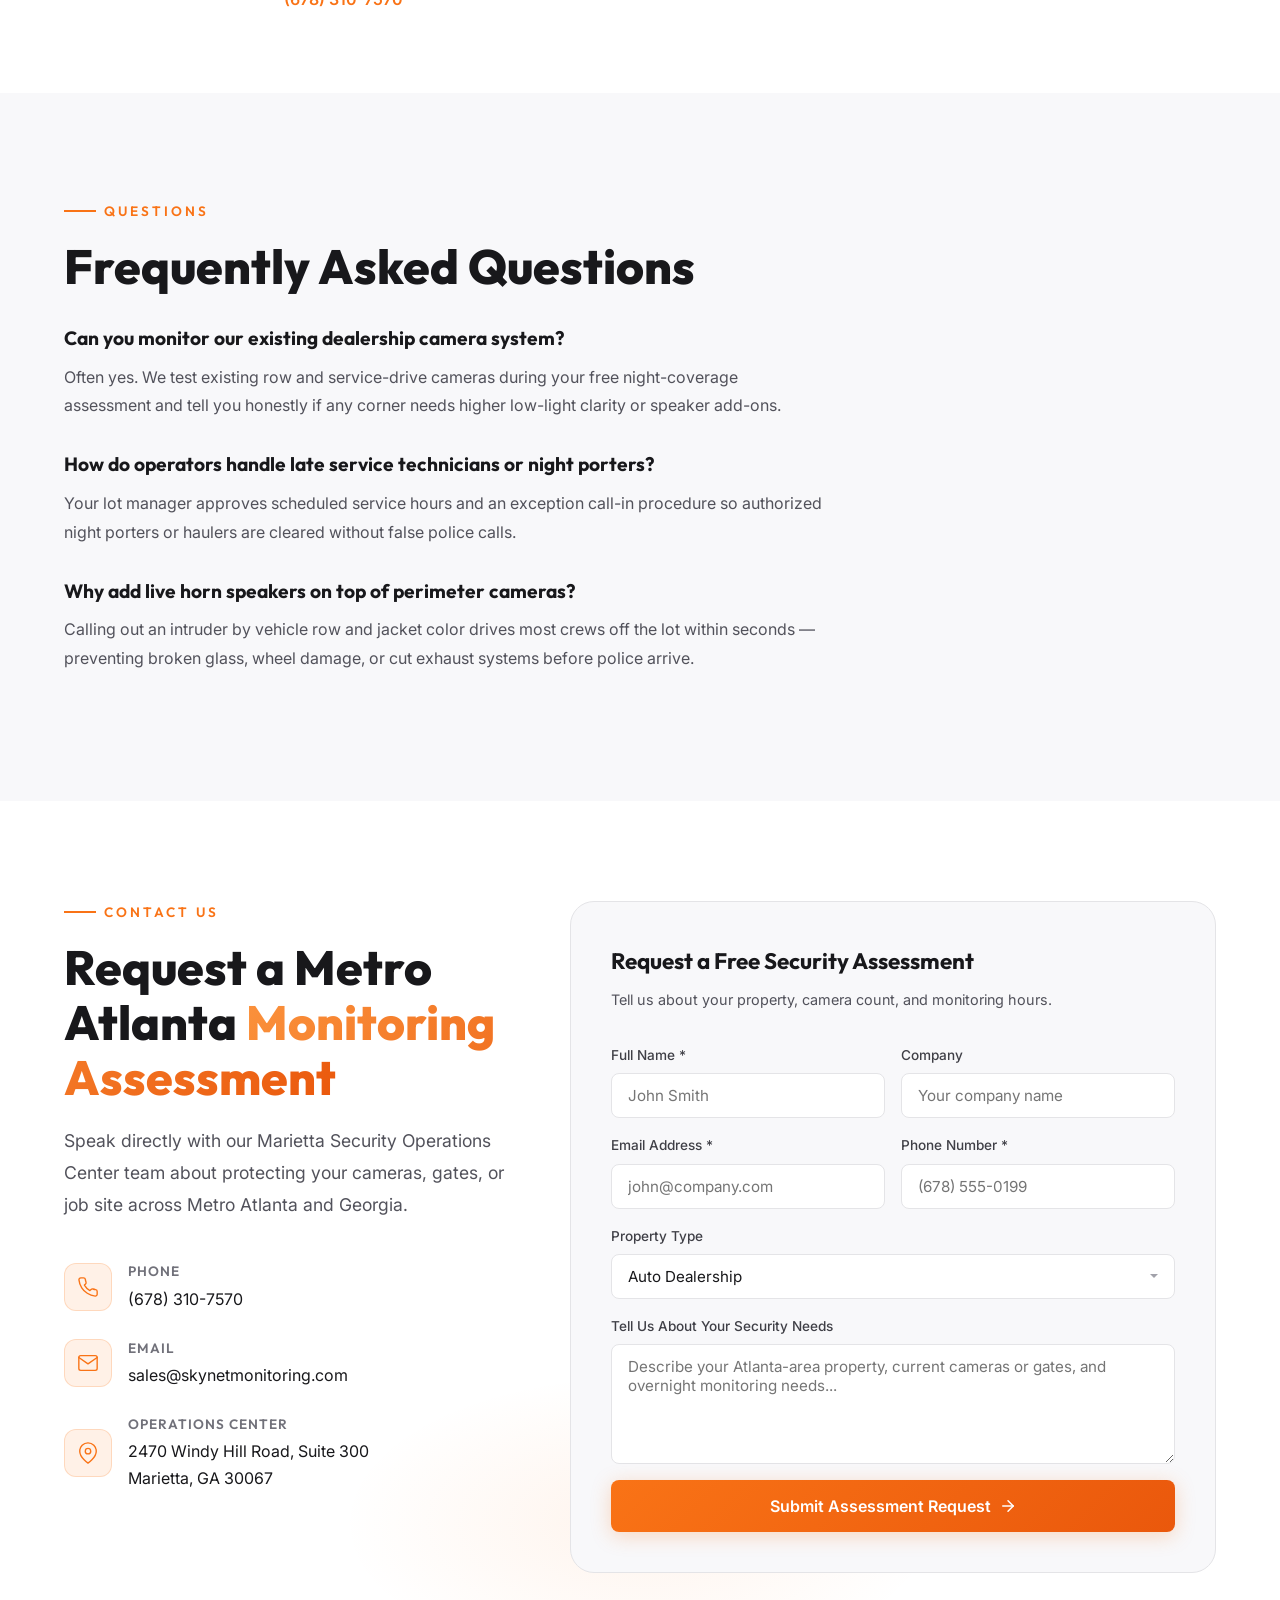
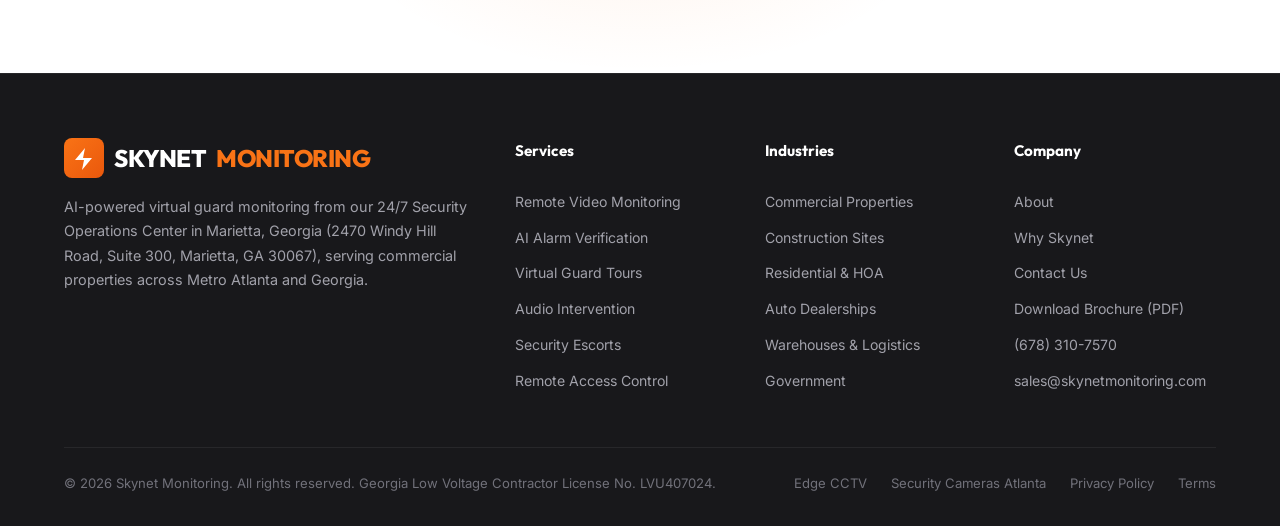
<file: dealership-security-monitoring/index.html>
<!DOCTYPE html>
<html lang="en">
<head>
  <meta charset="UTF-8">
  <meta name="viewport" content="width=device-width, initial-scale=1.0">
  <script async src="https://www.googletagmanager.com/gtag/js?id=G-JDWJHD9QR2"></script>
  <script>
    window.dataLayer = window.dataLayer || [];
    function gtag(){dataLayer.push(arguments);}
    gtag('js', new Date());
    gtag('config', 'G-JDWJHD9QR2');
  </script>
  <link rel="preconnect" href="https://fonts.googleapis.com">
  <link rel="preconnect" href="https://fonts.gstatic.com" crossorigin>
  <link rel="preconnect" href="https://www.googletagmanager.com">
  <link rel="dns-prefetch" href="https://formsubmit.co">
  <title>Auto Dealership Monitoring Atlanta | Skynet</title>
  <meta name="description" content="After-hours auto dealership lot security monitoring across Metro Atlanta for inventory rows, service drives, and catalytic converters.">
  <meta name="robots" content="index, follow">
  <link rel="canonical" href="https://skynetmonitoring.com/dealership-security-monitoring/">
  <meta property="og:type" content="website">
  <meta property="og:url" content="https://skynetmonitoring.com/dealership-security-monitoring/">
  <meta property="og:title" content="Auto Dealership Monitoring Atlanta | Skynet">
  <meta property="og:description" content="After-hours auto dealership lot security monitoring across Metro Atlanta for inventory rows, service drives, and catalytic converters.">
  <meta property="og:image" content="https://skynetmonitoring.com/hero-bg.webp">
  <meta property="og:locale" content="en_US">
  <meta name="twitter:card" content="summary_large_image">
  <meta name="twitter:title" content="Auto Dealership Monitoring Atlanta | Skynet">
  <meta name="twitter:description" content="After-hours auto dealership lot security monitoring across Metro Atlanta for inventory rows, service drives, and catalytic converters.">
  <meta name="twitter:image" content="https://skynetmonitoring.com/hero-bg.webp">
  <script type="application/ld+json">
  {
  "@context": "https://schema.org",
  "@graph": [
    {
      "@type": "BreadcrumbList",
      "itemListElement": [
        {
          "@type": "ListItem",
          "position": 1,
          "name": "Home",
          "item": "https://skynetmonitoring.com/"
        },
        {
          "@type": "ListItem",
          "position": 2,
          "name": "Auto Dealership Monitoring",
          "item": "https://skynetmonitoring.com/dealership-security-monitoring/"
        }
      ]
    },
    {
      "@type": "Service",
      "name": "Auto Dealership Monitoring",
      "serviceType": "Auto Dealership Security Monitoring",
      "url": "https://skynetmonitoring.com/dealership-security-monitoring/",
      "description": "After-hours auto dealership lot security monitoring across Metro Atlanta for inventory rows, service drives, and catalytic converters.",
      "provider": {
        "@type": "ProfessionalService",
        "name": "Skynet Monitoring",
        "url": "https://skynetmonitoring.com/",
        "telephone": "+1-678-310-7570",
        "email": "sales@skynetmonitoring.com",
        "address": {
          "@type": "PostalAddress",
          "streetAddress": "2470 Windy Hill Road, Suite 300",
          "addressLocality": "Marietta",
          "addressRegion": "GA",
          "postalCode": "30067",
          "addressCountry": "US"
        }
      },
      "areaServed": [
        {
          "@type": "City",
          "name": "Atlanta"
        },
        {
          "@type": "City",
          "name": "Marietta"
        },
        {
          "@type": "AdministrativeArea",
          "name": "Georgia"
        }
      ]
    },
    {
      "@type": "FAQPage",
      "mainEntity": [
        {
          "@type": "Question",
          "name": "Can you monitor our existing dealership camera system?",
          "acceptedAnswer": {
            "@type": "Answer",
            "text": "Often yes. We test existing row and service-drive cameras during your free night-coverage assessment and tell you honestly if any corner needs higher low-light clarity or speaker add-ons."
          }
        },
        {
          "@type": "Question",
          "name": "How do operators handle late service technicians or night porters?",
          "acceptedAnswer": {
            "@type": "Answer",
            "text": "Your lot manager approves scheduled service hours and an exception call-in procedure so authorized night porters or haulers are cleared without false police calls."
          }
        },
        {
          "@type": "Question",
          "name": "Why add live horn speakers on top of perimeter cameras?",
          "acceptedAnswer": {
            "@type": "Answer",
            "text": "Calling out an intruder by vehicle row and jacket color drives most crews off the lot within seconds — preventing broken glass, wheel damage, or cut exhaust systems before police arrive."
          }
        }
      ]
    }
  ]
}
  </script>
  <link rel="stylesheet" href="https://fonts.googleapis.com/css2?family=Inter:wght@300;400;500;600;700&family=Outfit:wght@400;500;600;700;800;900&display=swap" media="print" onload="this.media='all'">
  <noscript>
    <link rel="stylesheet" href="https://fonts.googleapis.com/css2?family=Inter:wght@300;400;500;600;700&family=Outfit:wght@400;500;600;700;800;900&display=swap">
  </noscript>
  <link rel="stylesheet" href="/index.css">
  <link rel="icon" type="image/svg+xml" href="data:image/svg+xml,%3Csvg xmlns='http://www.w3.org/2000/svg' viewBox='0 0 32 32'%3E%3Crect width='32' height='32' rx='6' fill='%23f97316'/%3E%3Cpath d='M16 8 L10 14 L16 14 L14 24 L22 16 L16 16 Z' fill='white'/%3E%3C/svg%3E">
</head>
<body>
  <header class="header" id="header">
    <div class="container">
      <a href="/" class="logo" aria-label="Skynet Monitoring Home">
        <div class="logo-icon">
          <svg xmlns="http://www.w3.org/2000/svg" viewBox="0 0 24 24">
            <path d="M13 2L3 14h9l-2 10 10-12h-9l2-10z" />
          </svg>
        </div>
        SKYNET <span>MONITORING</span>
      </a>
      <nav class="nav-links" id="navLinks" aria-label="Main navigation">
        <a href="/#services">Services</a>
        <a href="/#how-it-works">How It Works</a>
        <a href="/#industries">Industries</a>
        <a href="/#why-skynet">Why Skynet</a>
        <a href="tel:+16783107570" class="nav-phone">(678) 310-7570</a>
        <a href="#contact" class="nav-cta">Get a Quote</a>
      </nav>
      <button class="theme-toggle" id="themeToggle" aria-label="Toggle light/dark theme" title="Toggle light/dark theme">
        <svg class="icon-moon" xmlns="http://www.w3.org/2000/svg" viewBox="0 0 24 24" fill="none" stroke="currentColor" stroke-width="1.5" stroke-linecap="round" stroke-linejoin="round"><path d="M21 12.79A9 9 0 1 1 11.21 3 7 7 0 0 0 21 12.79z" /></svg>
        <svg class="icon-sun" xmlns="http://www.w3.org/2000/svg" viewBox="0 0 24 24" fill="none" stroke="currentColor" stroke-width="1.5" stroke-linecap="round" stroke-linejoin="round"><circle cx="12" cy="12" r="5" /><line x1="12" y1="1" x2="12" y2="3" /><line x1="12" y1="21" x2="12" y2="23" /><line x1="4.22" y1="4.22" x2="5.64" y2="5.64" /><line x1="18.36" y1="18.36" x2="19.78" y2="19.78" /><line x1="1" y1="12" x2="3" y2="12" /><line x1="21" y1="12" x2="23" y2="12" /><line x1="4.22" y1="19.78" x2="5.64" y2="18.36" /><line x1="18.36" y1="5.64" x2="19.78" y2="4.22" /></svg>
      </button>
      <button class="menu-toggle" id="menuToggle" aria-label="Toggle mobile menu" aria-expanded="false"><span></span><span></span><span></span></button>
    </div>
  </header>
  <main>
    <section class="page-hero">
      <div class="container">
        <p class="breadcrumb"><a href="/">Home</a> / Auto Dealership Monitoring</p>
        <h1>Auto Dealership Lot Security Monitoring in Atlanta</h1>
        <p class="lede">Live after-hours perimeter protection across inventory rows, key drops, and service drives — deterring vehicle theft, wheel theft, and catalytic converter crews.</p>
        <div class="page-hero-actions">
          <a href="#contact" class="btn btn-primary">Request Free Assessment</a>
          <a href="tel:+16783107570" class="page-hero-phone">Call (678) 310-7570</a>
        </div>
      </div>
    </section>
    <section class="page-body">
      <div class="container page-copy">
        
        <h2>Protect Open Inventory Lots Along Every Metro Corridor</h2>
        <p>Dealership rows along Cobb Parkway, Thornton Road, Peachtree Industrial, and I-85 carry millions in outdoor inventory with open frontage that is impossible for a single walking guard to cover simultaneously. Thieves target key lockboxes, late-model trucks, wheel sets, and catalytic converters — often finishing in under two minutes when only passive cameras are recording.</p>
        <p>Skynet Monitoring protects Metro Atlanta auto dealerships from our 24/7 Marietta Security Operations Center. As soon as analytics flag a person entering inventory rows or kneeling near a chassis after closing hours, a live operator reviews the feed, challenges the suspect over outdoor horn speakers by row and clothing description, and coordinates police dispatch if anyone stays on the lot.</p>
        <h2>Targeted Coverage for Dealership Risk Zones</h2>
        <ul>
          <li><strong>Frontline &amp; Overflow Inventory Lots:</strong> Active line-crossing detection on perimeter curbs, fence gaps, and overflow inventory rows.</li>
          <li><strong>Service Bays, Parts Drops &amp; Body Shops:</strong> Watch overnight customer drop-off keys, parts deliveries, and tire storage bays.</li>
          <li><strong>Low-Angle Undercarriage Views:</strong> Catch crews sliding under trucks and vans before saws come out — not the next morning.</li>
          <li><strong>Dealer Morning Briefings:</strong> Receive clear incident clips and after-hours summaries so general managers know exactly what happened overnight.</li>
        </ul>
        <h2>Existing Cameras or Fresh Upgrade — Zero Guard Gaps</h2>
        <p>Most franchise and independent lots already have dozens of outdoor cameras that simply need live human eyes and speakers added. Where blind spots exist, licensed partner Edge CCTV (GA License LVU407024) upgrades night-color cameras and weatherproof horn speakers seamlessly alongside <a href="/alarm-verification/">AI alarm verification</a> and <a href="/audio-intervention/">live audio deterrence</a>.</p>
        <div class="page-links">
          <a href="#contact">Schedule a site assessment</a>
          <a href="/skynet-monitoring-brochure.pdf" target="_blank" rel="noopener">Download Brochure (PDF)</a>
          <a href="/about/">About our Marietta SOC</a>
          <a href="tel:+16783107570">(678) 310-7570</a>
        </div>
      </div>
    </section>
    <section class="faq" id="faq">
      <div class="container">
        <div class="section-label">Questions</div>
        <h2 class="section-title">Frequently Asked Questions</h2>
        <div class="faq-list">
          <div class="faq-item">
            <h3>Can you monitor our existing dealership camera system?</h3>
            <p>Often yes. We test existing row and service-drive cameras during your free night-coverage assessment and tell you honestly if any corner needs higher low-light clarity or speaker add-ons.</p>
          </div>
          <div class="faq-item">
            <h3>How do operators handle late service technicians or night porters?</h3>
            <p>Your lot manager approves scheduled service hours and an exception call-in procedure so authorized night porters or haulers are cleared without false police calls.</p>
          </div>
          <div class="faq-item">
            <h3>Why add live horn speakers on top of perimeter cameras?</h3>
            <p>Calling out an intruder by vehicle row and jacket color drives most crews off the lot within seconds — preventing broken glass, wheel damage, or cut exhaust systems before police arrive.</p>
          </div>
        </div>
      </div>
    </section>
    <section class="contact" id="contact">
      <div class="container">
        <div class="contact-wrapper">
          <div class="contact-info">
            <div class="section-label">Contact Us</div>
            <h2 class="section-title">Request a Metro Atlanta <span class="text-gradient">Monitoring Assessment</span></h2>
            <p class="section-subtitle">Speak directly with our Marietta Security Operations Center team about protecting your cameras, gates, or job site across Metro Atlanta and Georgia.</p>
            <div class="contact-details">
              <div class="contact-item">
                <div class="contact-item-icon">
                  <svg xmlns="http://www.w3.org/2000/svg" viewBox="0 0 24 24" fill="none" stroke="currentColor" stroke-width="1.5" stroke-linecap="round" stroke-linejoin="round"><path d="M22 16.92v3a2 2 0 0 1-2.18 2 19.79 19.79 0 0 1-8.63-3.07 19.5 19.5 0 0 1-6-6 19.79 19.79 0 0 1-3.07-8.67A2 2 0 0 1 4.11 2h3a2 2 0 0 1 2 1.72c.127.96.361 1.903.7 2.81a2 2 0 0 1-.45 2.11L8.09 9.91a16 16 0 0 0 6 6l1.27-1.27a2 2 0 0 1 2.11-.45c.907.339 1.85.573 2.81.7A2 2 0 0 1 22 16.92z" /></svg>
                </div>
                <div>
                  <h4>Phone</h4>
                  <a href="tel:+16783107570">(678) 310-7570</a>
                </div>
              </div>
              <div class="contact-item">
                <div class="contact-item-icon">
                  <svg xmlns="http://www.w3.org/2000/svg" viewBox="0 0 24 24" fill="none" stroke="currentColor" stroke-width="1.5" stroke-linecap="round" stroke-linejoin="round"><path d="M4 4h16c1.1 0 2 .9 2 2v12c0 1.1-.9 2-2 2H4c-1.1 0-2-.9-2-2V6c0-1.1.9-2 2-2z" /><polyline points="22,6 12,13 2,6" /></svg>
                </div>
                <div>
                  <h4>Email</h4>
                  <a href="mailto:sales@skynetmonitoring.com">sales@skynetmonitoring.com</a>
                </div>
              </div>
              <div class="contact-item">
                <div class="contact-item-icon">
                  <svg xmlns="http://www.w3.org/2000/svg" viewBox="0 0 24 24" fill="none" stroke="currentColor" stroke-width="1.5" stroke-linecap="round" stroke-linejoin="round"><path d="M21 10c0 7-9 13-9 13s-9-6-9-13a9 9 0 0 1 18 0z" /><circle cx="12" cy="10" r="3" /></svg>
                </div>
                <div>
                  <h4>Operations Center</h4>
                  <p>2470 Windy Hill Road, Suite 300<br>Marietta, GA 30067</p>
                </div>
              </div>
            </div>
          </div>
          <div class="contact-form-wrapper">
            <h3>Request a Free Security Assessment</h3>
            <p>Tell us about your property, camera count, and monitoring hours.</p>
            <form id="contactForm" action="https://formsubmit.co/sales@skynetmonitoring.com" method="POST">
              <input type="hidden" name="_subject" value="New Assessment Request (Auto Dealership Monitoring) — Skynet Monitoring">
              <input type="hidden" name="_captcha" value="false">
              <input type="hidden" name="_template" value="table">
              <input type="hidden" name="source_page" value="/dealership-security-monitoring/">
              <input type="text" name="_honey" style="display:none">
              <div class="form-grid">
                <div class="form-group">
                  <label for="name">Full Name *</label>
                  <input type="text" id="name" name="name" required placeholder="John Smith">
                </div>
                <div class="form-group">
                  <label for="company">Company</label>
                  <input type="text" id="company" name="company" placeholder="Your company name">
                </div>
                <div class="form-group">
                  <label for="email">Email Address *</label>
                  <input type="email" id="email" name="email" required placeholder="john@company.com">
                </div>
                <div class="form-group">
                  <label for="phone">Phone Number *</label>
                  <input type="tel" id="phone" name="phone" required placeholder="(678) 555-0199">
                </div>
                <div class="form-group full-width">
                  <label for="property-type">Property Type</label>
                  <select id="property-type" name="property_type">
                    <option value="">Select property type...</option>
                    <option value="commercial">Commercial Property</option>
                    <option value="construction">Construction Site</option>
                    <option value="residential">Residential / HOA</option>
                    <option value="auto-dealership" selected>Auto Dealership</option>
                    <option value="warehouse">Warehouse / Logistics</option>
                    <option value="government">Government / Municipal</option>
                    <option value="retail">Retail</option>
                    <option value="other">Other</option>
                  </select>
                </div>
                <div class="form-group full-width">
                  <label for="message">Tell Us About Your Security Needs</label>
                  <textarea id="message" name="message" placeholder="Describe your Atlanta-area property, current cameras or gates, and overnight monitoring needs..."></textarea>
                </div>
              </div>
              <div class="form-submit">
                <button type="submit" class="btn btn-primary" id="submitBtn">
                  Submit Assessment Request
                  <svg xmlns="http://www.w3.org/2000/svg" viewBox="0 0 24 24" fill="none" stroke="currentColor" stroke-width="2" stroke-linecap="round" stroke-linejoin="round"><path d="M5 12h14"/><path d="m12 5 7 7-7 7"/></svg>
                </button>
              </div>
              <div class="form-status" id="formStatus"></div>
            </form>
          </div>
        </div>
      </div>
    </section>
  </main>
  <footer class="footer" id="footer">
    <div class="container">
      <div class="footer-grid">
        <div class="footer-brand">
          <a href="/" class="logo">
            <div class="logo-icon"><svg xmlns="http://www.w3.org/2000/svg" viewBox="0 0 24 24"><path d="M13 2L3 14h9l-2 10 10-12h-9l2-10z" fill="white" /></svg></div>
            SKYNET <span>MONITORING</span>
          </a>
          <p>AI-powered virtual guard monitoring from our 24/7 Security Operations Center in Marietta, Georgia (2470 Windy Hill Road, Suite 300, Marietta, GA 30067), serving commercial properties across Metro Atlanta and Georgia.</p>
        </div>
        <div class="footer-col">
          <h4>Services</h4>
          <a href="/remote-video-monitoring/">Remote Video Monitoring</a>
          <a href="/alarm-verification/">AI Alarm Verification</a>
          <a href="/virtual-guard-tours/">Virtual Guard Tours</a>
          <a href="/audio-intervention/">Audio Intervention</a>
          <a href="/virtual-escorts/">Security Escorts</a>
          <a href="/remote-access-control/">Remote Access Control</a>
        </div>
        <div class="footer-col">
          <h4>Industries</h4>
          <a href="/#industry-commercial">Commercial Properties</a>
          <a href="/construction-site-monitoring/">Construction Sites</a>
          <a href="/#industry-residential">Residential &amp; HOA</a>
          <a href="/dealership-security-monitoring/">Auto Dealerships</a>
          <a href="/#industry-warehouse">Warehouses &amp; Logistics</a>
          <a href="/#industry-government">Government</a>
        </div>
        <div class="footer-col">
          <h4>Company</h4>
          <a href="/about/">About</a>
          <a href="/#why-skynet">Why Skynet</a>
          <a href="#contact">Contact Us</a>
          <a href="/skynet-monitoring-brochure.pdf" target="_blank" rel="noopener">Download Brochure (PDF)</a>
          <a href="tel:+16783107570">(678) 310-7570</a>
          <a href="mailto:sales@skynetmonitoring.com">sales@skynetmonitoring.com</a>
        </div>
      </div>
      <div class="footer-bottom">
        <p>&copy; 2026 Skynet Monitoring. All rights reserved. Georgia Low Voltage Contractor License No. LVU407024.</p>
        <div class="footer-bottom-links">
          <a href="https://edgebusinesssecuritycameras.com/" target="_blank" rel="noopener">Edge CCTV</a>
          <a href="https://securitycamerasatlanta.com/" target="_blank" rel="noopener">Security Cameras Atlanta</a>
          <a href="https://edgebusinesssecuritycameras.com/privacy-policy/" target="_blank" rel="noopener">Privacy Policy</a>
          <a href="https://edgebusinesssecuritycameras.com/terms/" target="_blank" rel="noopener">Terms</a>
        </div>
      </div>
    </div>
  </footer>
  <script src="/main.js" defer></script>
</body>
</html>
</file>
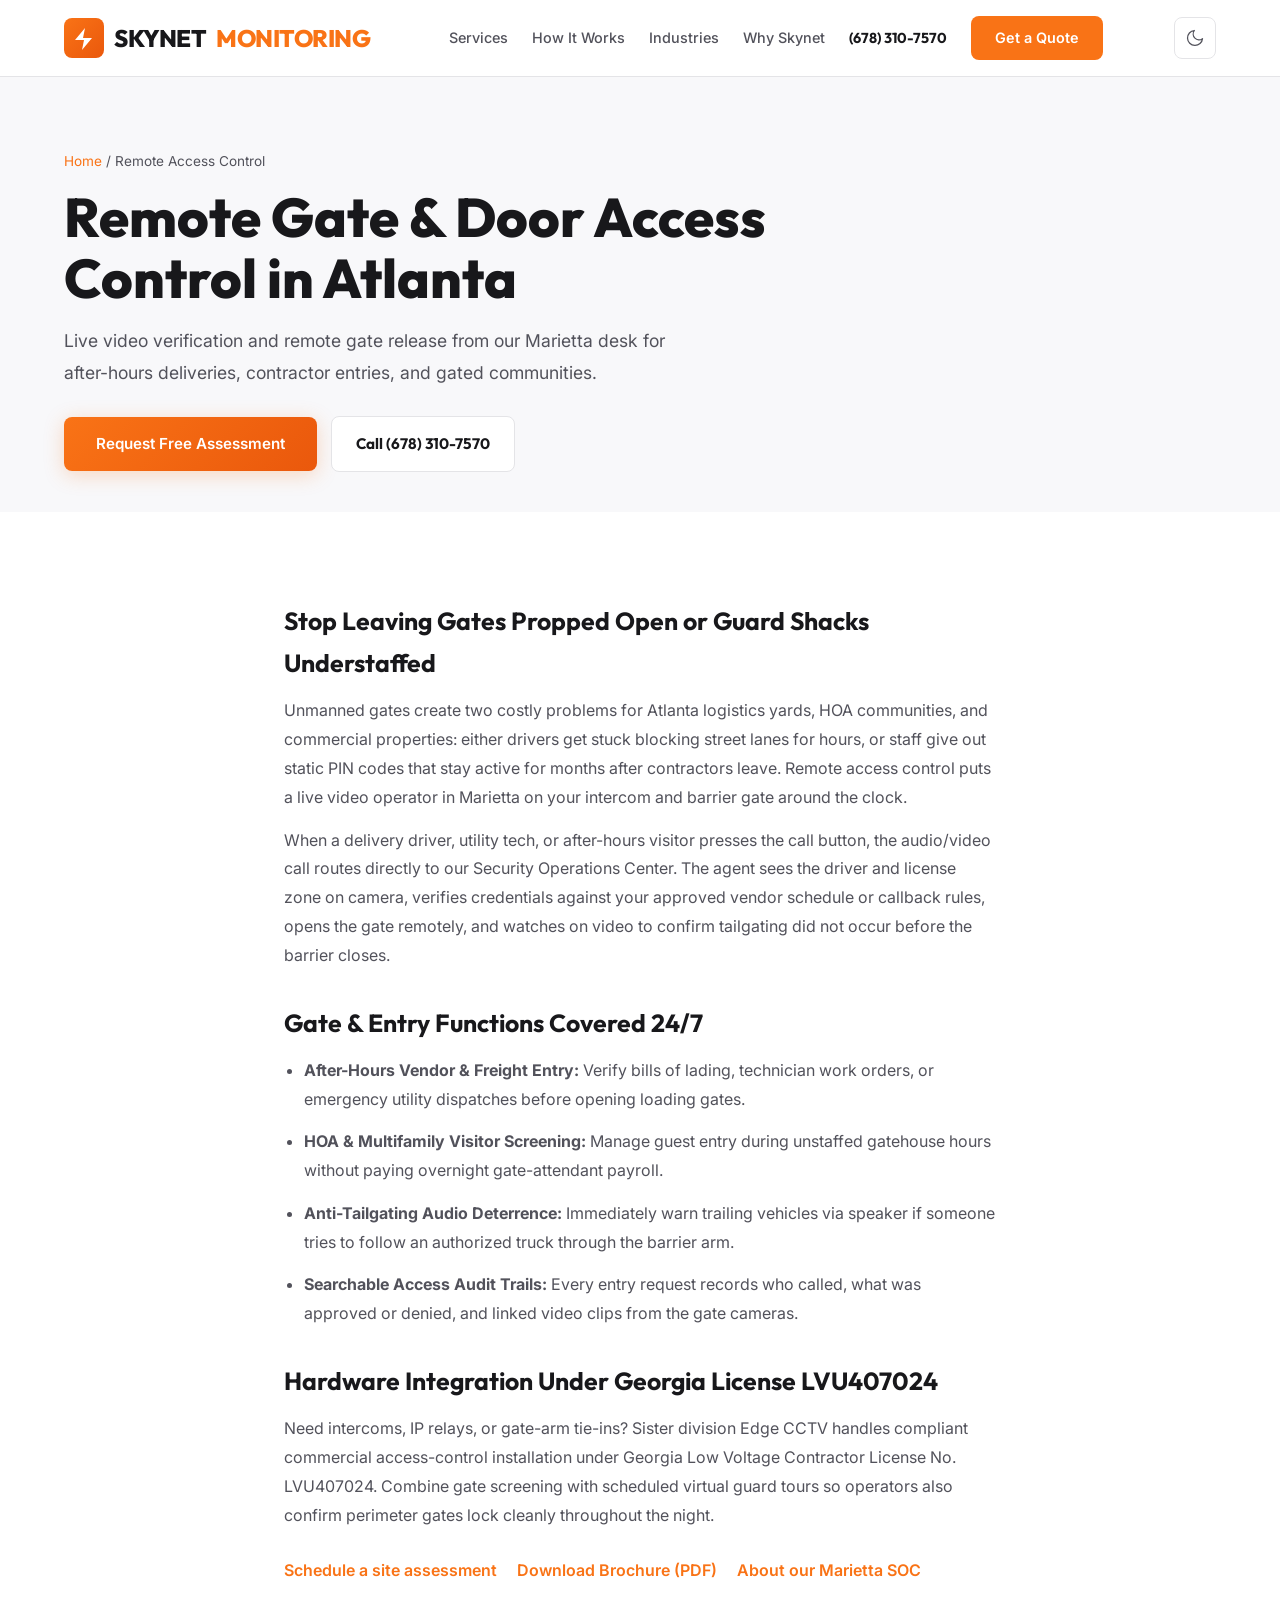
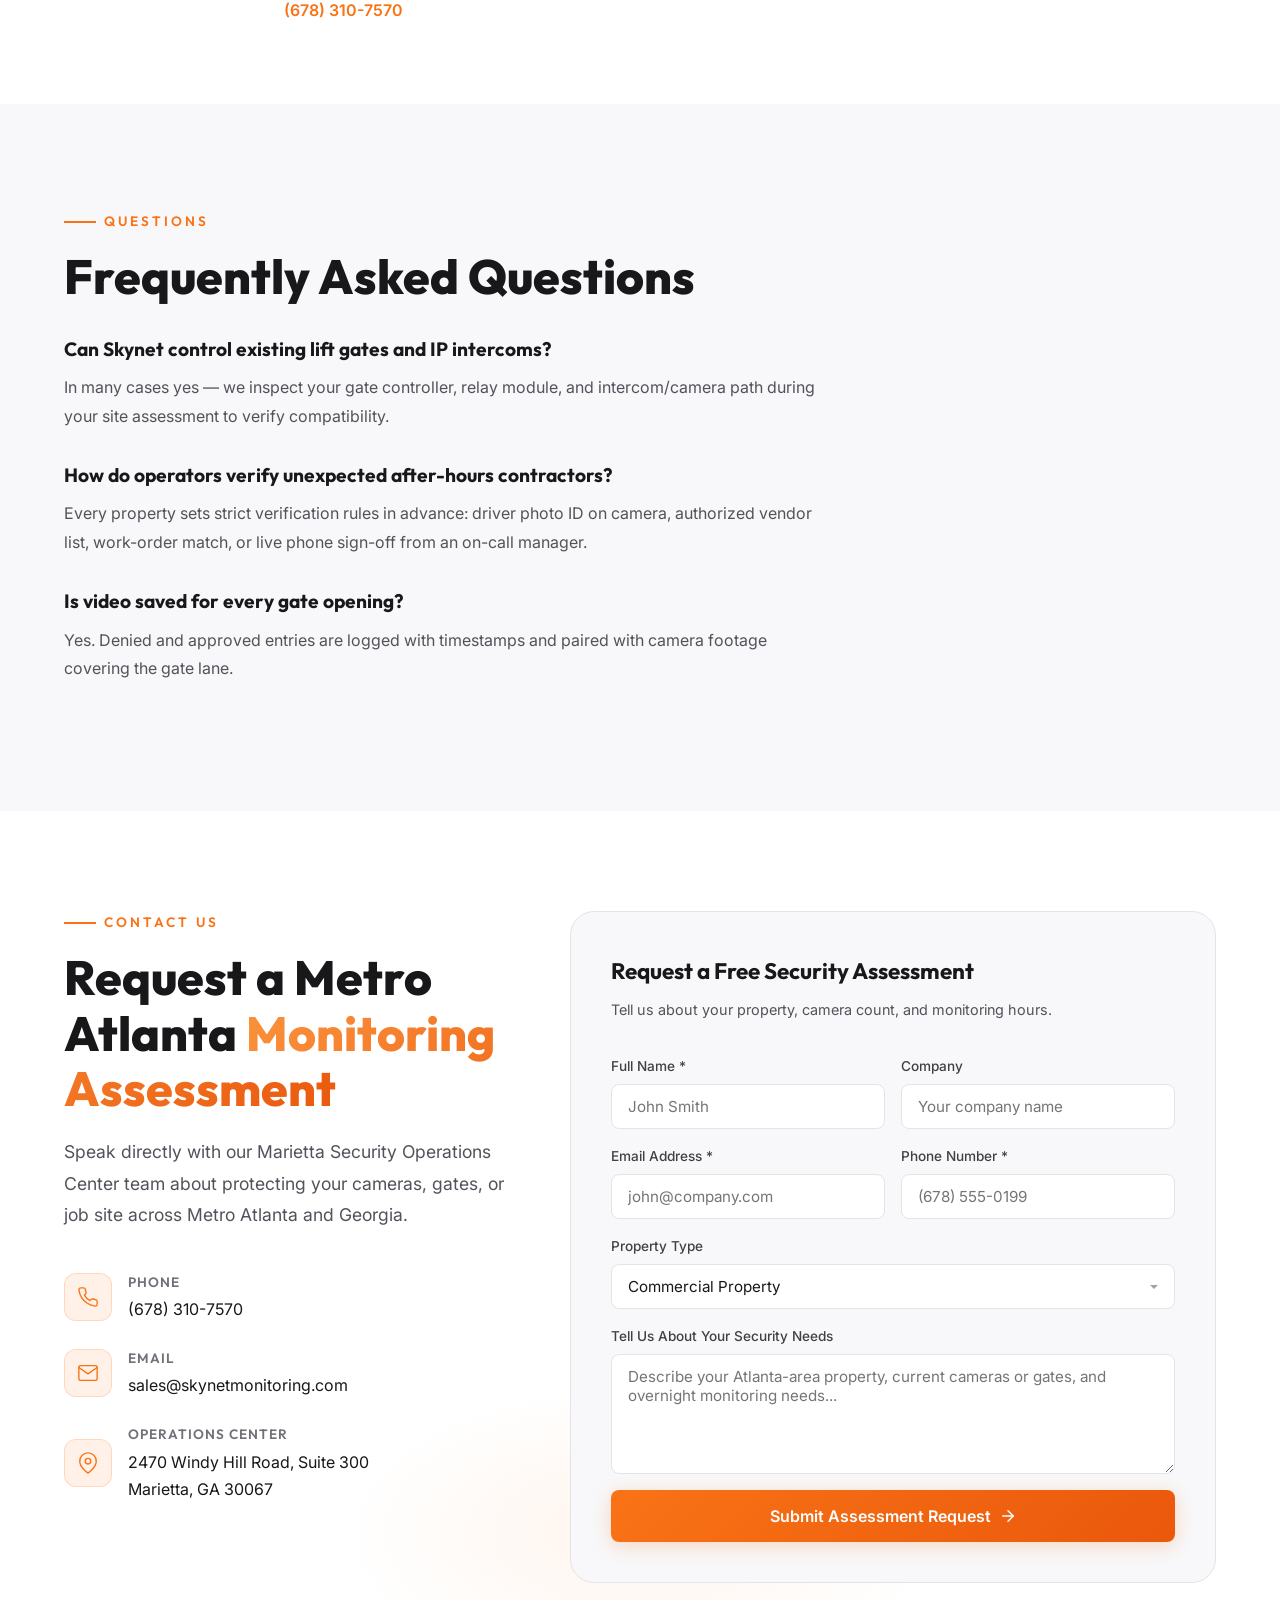
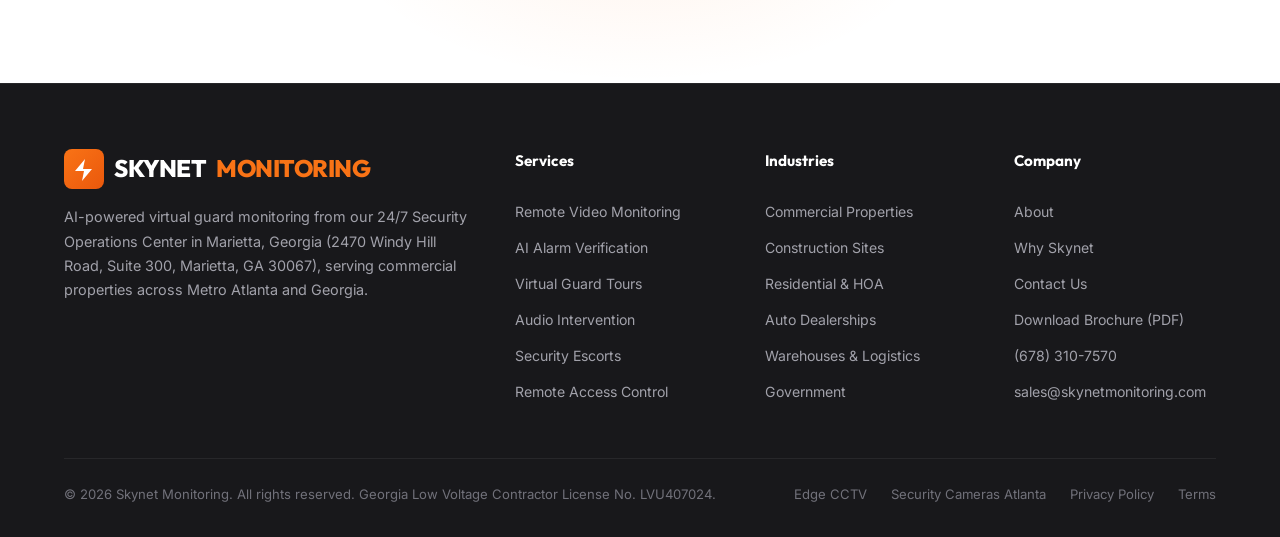
<file: remote-access-control/index.html>
<!DOCTYPE html>
<html lang="en">
<head>
  <meta charset="UTF-8">
  <meta name="viewport" content="width=device-width, initial-scale=1.0">
  <script async src="https://www.googletagmanager.com/gtag/js?id=G-JDWJHD9QR2"></script>
  <script>
    window.dataLayer = window.dataLayer || [];
    function gtag(){dataLayer.push(arguments);}
    gtag('js', new Date());
    gtag('config', 'G-JDWJHD9QR2');
  </script>
  <link rel="preconnect" href="https://fonts.googleapis.com">
  <link rel="preconnect" href="https://fonts.gstatic.com" crossorigin>
  <link rel="preconnect" href="https://www.googletagmanager.com">
  <link rel="dns-prefetch" href="https://formsubmit.co">
  <title>Remote Access Control Monitoring Atlanta | Skynet</title>
  <meta name="description" content="24/7 remote gate, barrier, and delivery door access control from our Marietta SOC for Atlanta commercial sites, yards, and HOAs.">
  <meta name="robots" content="index, follow">
  <link rel="canonical" href="https://skynetmonitoring.com/remote-access-control/">
  <meta property="og:type" content="website">
  <meta property="og:url" content="https://skynetmonitoring.com/remote-access-control/">
  <meta property="og:title" content="Remote Access Control Monitoring Atlanta | Skynet">
  <meta property="og:description" content="24/7 remote gate, barrier, and delivery door access control from our Marietta SOC for Atlanta commercial sites, yards, and HOAs.">
  <meta property="og:image" content="https://skynetmonitoring.com/hero-bg.webp">
  <meta property="og:locale" content="en_US">
  <meta name="twitter:card" content="summary_large_image">
  <meta name="twitter:title" content="Remote Access Control Monitoring Atlanta | Skynet">
  <meta name="twitter:description" content="24/7 remote gate, barrier, and delivery door access control from our Marietta SOC for Atlanta commercial sites, yards, and HOAs.">
  <meta name="twitter:image" content="https://skynetmonitoring.com/hero-bg.webp">
  <script type="application/ld+json">
  {
  "@context": "https://schema.org",
  "@graph": [
    {
      "@type": "BreadcrumbList",
      "itemListElement": [
        {
          "@type": "ListItem",
          "position": 1,
          "name": "Home",
          "item": "https://skynetmonitoring.com/"
        },
        {
          "@type": "ListItem",
          "position": 2,
          "name": "Remote Access Control",
          "item": "https://skynetmonitoring.com/remote-access-control/"
        }
      ]
    },
    {
      "@type": "Service",
      "name": "Remote Access Control",
      "serviceType": "Remote Access Control",
      "url": "https://skynetmonitoring.com/remote-access-control/",
      "description": "24/7 remote gate, barrier, and delivery door access control from our Marietta SOC for Atlanta commercial sites, yards, and HOAs.",
      "provider": {
        "@type": "ProfessionalService",
        "name": "Skynet Monitoring",
        "url": "https://skynetmonitoring.com/",
        "telephone": "+1-678-310-7570",
        "email": "sales@skynetmonitoring.com",
        "address": {
          "@type": "PostalAddress",
          "streetAddress": "2470 Windy Hill Road, Suite 300",
          "addressLocality": "Marietta",
          "addressRegion": "GA",
          "postalCode": "30067",
          "addressCountry": "US"
        }
      },
      "areaServed": [
        {
          "@type": "City",
          "name": "Atlanta"
        },
        {
          "@type": "City",
          "name": "Marietta"
        },
        {
          "@type": "AdministrativeArea",
          "name": "Georgia"
        }
      ]
    },
    {
      "@type": "FAQPage",
      "mainEntity": [
        {
          "@type": "Question",
          "name": "Can Skynet control existing lift gates and IP intercoms?",
          "acceptedAnswer": {
            "@type": "Answer",
            "text": "In many cases yes — we inspect your gate controller, relay module, and intercom/camera path during your site assessment to verify compatibility."
          }
        },
        {
          "@type": "Question",
          "name": "How do operators verify unexpected after-hours contractors?",
          "acceptedAnswer": {
            "@type": "Answer",
            "text": "Every property sets strict verification rules in advance: driver photo ID on camera, authorized vendor list, work-order match, or live phone sign-off from an on-call manager."
          }
        },
        {
          "@type": "Question",
          "name": "Is video saved for every gate opening?",
          "acceptedAnswer": {
            "@type": "Answer",
            "text": "Yes. Denied and approved entries are logged with timestamps and paired with camera footage covering the gate lane."
          }
        }
      ]
    }
  ]
}
  </script>
  <link rel="stylesheet" href="https://fonts.googleapis.com/css2?family=Inter:wght@300;400;500;600;700&family=Outfit:wght@400;500;600;700;800;900&display=swap" media="print" onload="this.media='all'">
  <noscript>
    <link rel="stylesheet" href="https://fonts.googleapis.com/css2?family=Inter:wght@300;400;500;600;700&family=Outfit:wght@400;500;600;700;800;900&display=swap">
  </noscript>
  <link rel="stylesheet" href="/index.css">
  <link rel="icon" type="image/svg+xml" href="data:image/svg+xml,%3Csvg xmlns='http://www.w3.org/2000/svg' viewBox='0 0 32 32'%3E%3Crect width='32' height='32' rx='6' fill='%23f97316'/%3E%3Cpath d='M16 8 L10 14 L16 14 L14 24 L22 16 L16 16 Z' fill='white'/%3E%3C/svg%3E">
</head>
<body>
  <header class="header" id="header">
    <div class="container">
      <a href="/" class="logo" aria-label="Skynet Monitoring Home">
        <div class="logo-icon">
          <svg xmlns="http://www.w3.org/2000/svg" viewBox="0 0 24 24">
            <path d="M13 2L3 14h9l-2 10 10-12h-9l2-10z" />
          </svg>
        </div>
        SKYNET <span>MONITORING</span>
      </a>
      <nav class="nav-links" id="navLinks" aria-label="Main navigation">
        <a href="/#services">Services</a>
        <a href="/#how-it-works">How It Works</a>
        <a href="/#industries">Industries</a>
        <a href="/#why-skynet">Why Skynet</a>
        <a href="tel:+16783107570" class="nav-phone">(678) 310-7570</a>
        <a href="#contact" class="nav-cta">Get a Quote</a>
      </nav>
      <button class="theme-toggle" id="themeToggle" aria-label="Toggle light/dark theme" title="Toggle light/dark theme">
        <svg class="icon-moon" xmlns="http://www.w3.org/2000/svg" viewBox="0 0 24 24" fill="none" stroke="currentColor" stroke-width="1.5" stroke-linecap="round" stroke-linejoin="round"><path d="M21 12.79A9 9 0 1 1 11.21 3 7 7 0 0 0 21 12.79z" /></svg>
        <svg class="icon-sun" xmlns="http://www.w3.org/2000/svg" viewBox="0 0 24 24" fill="none" stroke="currentColor" stroke-width="1.5" stroke-linecap="round" stroke-linejoin="round"><circle cx="12" cy="12" r="5" /><line x1="12" y1="1" x2="12" y2="3" /><line x1="12" y1="21" x2="12" y2="23" /><line x1="4.22" y1="4.22" x2="5.64" y2="5.64" /><line x1="18.36" y1="18.36" x2="19.78" y2="19.78" /><line x1="1" y1="12" x2="3" y2="12" /><line x1="21" y1="12" x2="23" y2="12" /><line x1="4.22" y1="19.78" x2="5.64" y2="18.36" /><line x1="18.36" y1="5.64" x2="19.78" y2="4.22" /></svg>
      </button>
      <button class="menu-toggle" id="menuToggle" aria-label="Toggle mobile menu" aria-expanded="false"><span></span><span></span><span></span></button>
    </div>
  </header>
  <main>
    <section class="page-hero">
      <div class="container">
        <p class="breadcrumb"><a href="/">Home</a> / Remote Access Control</p>
        <h1>Remote Gate &amp; Door Access Control in Atlanta</h1>
        <p class="lede">Live video verification and remote gate release from our Marietta desk for after-hours deliveries, contractor entries, and gated communities.</p>
        <div class="page-hero-actions">
          <a href="#contact" class="btn btn-primary">Request Free Assessment</a>
          <a href="tel:+16783107570" class="page-hero-phone">Call (678) 310-7570</a>
        </div>
      </div>
    </section>
    <section class="page-body">
      <div class="container page-copy">
        
        <h2>Stop Leaving Gates Propped Open or Guard Shacks Understaffed</h2>
        <p>Unmanned gates create two costly problems for Atlanta logistics yards, HOA communities, and commercial properties: either drivers get stuck blocking street lanes for hours, or staff give out static PIN codes that stay active for months after contractors leave. Remote access control puts a live video operator in Marietta on your intercom and barrier gate around the clock.</p>
        <p>When a delivery driver, utility tech, or after-hours visitor presses the call button, the audio/video call routes directly to our Security Operations Center. The agent sees the driver and license zone on camera, verifies credentials against your approved vendor schedule or callback rules, opens the gate remotely, and watches on video to confirm tailgating did not occur before the barrier closes.</p>
        <h2>Gate &amp; Entry Functions Covered 24/7</h2>
        <ul>
          <li><strong>After-Hours Vendor &amp; Freight Entry:</strong> Verify bills of lading, technician work orders, or emergency utility dispatches before opening loading gates.</li>
          <li><strong>HOA &amp; Multifamily Visitor Screening:</strong> Manage guest entry during unstaffed gatehouse hours without paying overnight gate-attendant payroll.</li>
          <li><strong>Anti-Tailgating Audio Deterrence:</strong> Immediately warn trailing vehicles via speaker if someone tries to follow an authorized truck through the barrier arm.</li>
          <li><strong>Searchable Access Audit Trails:</strong> Every entry request records who called, what was approved or denied, and linked video clips from the gate cameras.</li>
        </ul>
        <h2>Hardware Integration Under Georgia License LVU407024</h2>
        <p>Need intercoms, IP relays, or gate-arm tie-ins? Sister division Edge CCTV handles compliant commercial access-control installation under Georgia Low Voltage Contractor License No. LVU407024. Combine gate screening with scheduled <a href="/virtual-guard-tours/">virtual guard tours</a> so operators also confirm perimeter gates lock cleanly throughout the night.</p>
        <div class="page-links">
          <a href="#contact">Schedule a site assessment</a>
          <a href="/skynet-monitoring-brochure.pdf" target="_blank" rel="noopener">Download Brochure (PDF)</a>
          <a href="/about/">About our Marietta SOC</a>
          <a href="tel:+16783107570">(678) 310-7570</a>
        </div>
      </div>
    </section>
    <section class="faq" id="faq">
      <div class="container">
        <div class="section-label">Questions</div>
        <h2 class="section-title">Frequently Asked Questions</h2>
        <div class="faq-list">
          <div class="faq-item">
            <h3>Can Skynet control existing lift gates and IP intercoms?</h3>
            <p>In many cases yes — we inspect your gate controller, relay module, and intercom/camera path during your site assessment to verify compatibility.</p>
          </div>
          <div class="faq-item">
            <h3>How do operators verify unexpected after-hours contractors?</h3>
            <p>Every property sets strict verification rules in advance: driver photo ID on camera, authorized vendor list, work-order match, or live phone sign-off from an on-call manager.</p>
          </div>
          <div class="faq-item">
            <h3>Is video saved for every gate opening?</h3>
            <p>Yes. Denied and approved entries are logged with timestamps and paired with camera footage covering the gate lane.</p>
          </div>
        </div>
      </div>
    </section>
    <section class="contact" id="contact">
      <div class="container">
        <div class="contact-wrapper">
          <div class="contact-info">
            <div class="section-label">Contact Us</div>
            <h2 class="section-title">Request a Metro Atlanta <span class="text-gradient">Monitoring Assessment</span></h2>
            <p class="section-subtitle">Speak directly with our Marietta Security Operations Center team about protecting your cameras, gates, or job site across Metro Atlanta and Georgia.</p>
            <div class="contact-details">
              <div class="contact-item">
                <div class="contact-item-icon">
                  <svg xmlns="http://www.w3.org/2000/svg" viewBox="0 0 24 24" fill="none" stroke="currentColor" stroke-width="1.5" stroke-linecap="round" stroke-linejoin="round"><path d="M22 16.92v3a2 2 0 0 1-2.18 2 19.79 19.79 0 0 1-8.63-3.07 19.5 19.5 0 0 1-6-6 19.79 19.79 0 0 1-3.07-8.67A2 2 0 0 1 4.11 2h3a2 2 0 0 1 2 1.72c.127.96.361 1.903.7 2.81a2 2 0 0 1-.45 2.11L8.09 9.91a16 16 0 0 0 6 6l1.27-1.27a2 2 0 0 1 2.11-.45c.907.339 1.85.573 2.81.7A2 2 0 0 1 22 16.92z" /></svg>
                </div>
                <div>
                  <h4>Phone</h4>
                  <a href="tel:+16783107570">(678) 310-7570</a>
                </div>
              </div>
              <div class="contact-item">
                <div class="contact-item-icon">
                  <svg xmlns="http://www.w3.org/2000/svg" viewBox="0 0 24 24" fill="none" stroke="currentColor" stroke-width="1.5" stroke-linecap="round" stroke-linejoin="round"><path d="M4 4h16c1.1 0 2 .9 2 2v12c0 1.1-.9 2-2 2H4c-1.1 0-2-.9-2-2V6c0-1.1.9-2 2-2z" /><polyline points="22,6 12,13 2,6" /></svg>
                </div>
                <div>
                  <h4>Email</h4>
                  <a href="mailto:sales@skynetmonitoring.com">sales@skynetmonitoring.com</a>
                </div>
              </div>
              <div class="contact-item">
                <div class="contact-item-icon">
                  <svg xmlns="http://www.w3.org/2000/svg" viewBox="0 0 24 24" fill="none" stroke="currentColor" stroke-width="1.5" stroke-linecap="round" stroke-linejoin="round"><path d="M21 10c0 7-9 13-9 13s-9-6-9-13a9 9 0 0 1 18 0z" /><circle cx="12" cy="10" r="3" /></svg>
                </div>
                <div>
                  <h4>Operations Center</h4>
                  <p>2470 Windy Hill Road, Suite 300<br>Marietta, GA 30067</p>
                </div>
              </div>
            </div>
          </div>
          <div class="contact-form-wrapper">
            <h3>Request a Free Security Assessment</h3>
            <p>Tell us about your property, camera count, and monitoring hours.</p>
            <form id="contactForm" action="https://formsubmit.co/sales@skynetmonitoring.com" method="POST">
              <input type="hidden" name="_subject" value="New Assessment Request (Remote Access Control) — Skynet Monitoring">
              <input type="hidden" name="_captcha" value="false">
              <input type="hidden" name="_template" value="table">
              <input type="hidden" name="source_page" value="/remote-access-control/">
              <input type="text" name="_honey" style="display:none">
              <div class="form-grid">
                <div class="form-group">
                  <label for="name">Full Name *</label>
                  <input type="text" id="name" name="name" required placeholder="John Smith">
                </div>
                <div class="form-group">
                  <label for="company">Company</label>
                  <input type="text" id="company" name="company" placeholder="Your company name">
                </div>
                <div class="form-group">
                  <label for="email">Email Address *</label>
                  <input type="email" id="email" name="email" required placeholder="john@company.com">
                </div>
                <div class="form-group">
                  <label for="phone">Phone Number *</label>
                  <input type="tel" id="phone" name="phone" required placeholder="(678) 555-0199">
                </div>
                <div class="form-group full-width">
                  <label for="property-type">Property Type</label>
                  <select id="property-type" name="property_type">
                    <option value="">Select property type...</option>
                    <option value="commercial" selected>Commercial Property</option>
                    <option value="construction">Construction Site</option>
                    <option value="residential">Residential / HOA</option>
                    <option value="auto-dealership">Auto Dealership</option>
                    <option value="warehouse">Warehouse / Logistics</option>
                    <option value="government">Government / Municipal</option>
                    <option value="retail">Retail</option>
                    <option value="other">Other</option>
                  </select>
                </div>
                <div class="form-group full-width">
                  <label for="message">Tell Us About Your Security Needs</label>
                  <textarea id="message" name="message" placeholder="Describe your Atlanta-area property, current cameras or gates, and overnight monitoring needs..."></textarea>
                </div>
              </div>
              <div class="form-submit">
                <button type="submit" class="btn btn-primary" id="submitBtn">
                  Submit Assessment Request
                  <svg xmlns="http://www.w3.org/2000/svg" viewBox="0 0 24 24" fill="none" stroke="currentColor" stroke-width="2" stroke-linecap="round" stroke-linejoin="round"><path d="M5 12h14"/><path d="m12 5 7 7-7 7"/></svg>
                </button>
              </div>
              <div class="form-status" id="formStatus"></div>
            </form>
          </div>
        </div>
      </div>
    </section>
  </main>
  <footer class="footer" id="footer">
    <div class="container">
      <div class="footer-grid">
        <div class="footer-brand">
          <a href="/" class="logo">
            <div class="logo-icon"><svg xmlns="http://www.w3.org/2000/svg" viewBox="0 0 24 24"><path d="M13 2L3 14h9l-2 10 10-12h-9l2-10z" fill="white" /></svg></div>
            SKYNET <span>MONITORING</span>
          </a>
          <p>AI-powered virtual guard monitoring from our 24/7 Security Operations Center in Marietta, Georgia (2470 Windy Hill Road, Suite 300, Marietta, GA 30067), serving commercial properties across Metro Atlanta and Georgia.</p>
        </div>
        <div class="footer-col">
          <h4>Services</h4>
          <a href="/remote-video-monitoring/">Remote Video Monitoring</a>
          <a href="/alarm-verification/">AI Alarm Verification</a>
          <a href="/virtual-guard-tours/">Virtual Guard Tours</a>
          <a href="/audio-intervention/">Audio Intervention</a>
          <a href="/virtual-escorts/">Security Escorts</a>
          <a href="/remote-access-control/">Remote Access Control</a>
        </div>
        <div class="footer-col">
          <h4>Industries</h4>
          <a href="/#industry-commercial">Commercial Properties</a>
          <a href="/construction-site-monitoring/">Construction Sites</a>
          <a href="/#industry-residential">Residential &amp; HOA</a>
          <a href="/dealership-security-monitoring/">Auto Dealerships</a>
          <a href="/#industry-warehouse">Warehouses &amp; Logistics</a>
          <a href="/#industry-government">Government</a>
        </div>
        <div class="footer-col">
          <h4>Company</h4>
          <a href="/about/">About</a>
          <a href="/#why-skynet">Why Skynet</a>
          <a href="#contact">Contact Us</a>
          <a href="/skynet-monitoring-brochure.pdf" target="_blank" rel="noopener">Download Brochure (PDF)</a>
          <a href="tel:+16783107570">(678) 310-7570</a>
          <a href="mailto:sales@skynetmonitoring.com">sales@skynetmonitoring.com</a>
        </div>
      </div>
      <div class="footer-bottom">
        <p>&copy; 2026 Skynet Monitoring. All rights reserved. Georgia Low Voltage Contractor License No. LVU407024.</p>
        <div class="footer-bottom-links">
          <a href="https://edgebusinesssecuritycameras.com/" target="_blank" rel="noopener">Edge CCTV</a>
          <a href="https://securitycamerasatlanta.com/" target="_blank" rel="noopener">Security Cameras Atlanta</a>
          <a href="https://edgebusinesssecuritycameras.com/privacy-policy/" target="_blank" rel="noopener">Privacy Policy</a>
          <a href="https://edgebusinesssecuritycameras.com/terms/" target="_blank" rel="noopener">Terms</a>
        </div>
      </div>
    </div>
  </footer>
  <script src="/main.js" defer></script>
</body>
</html>
</file>
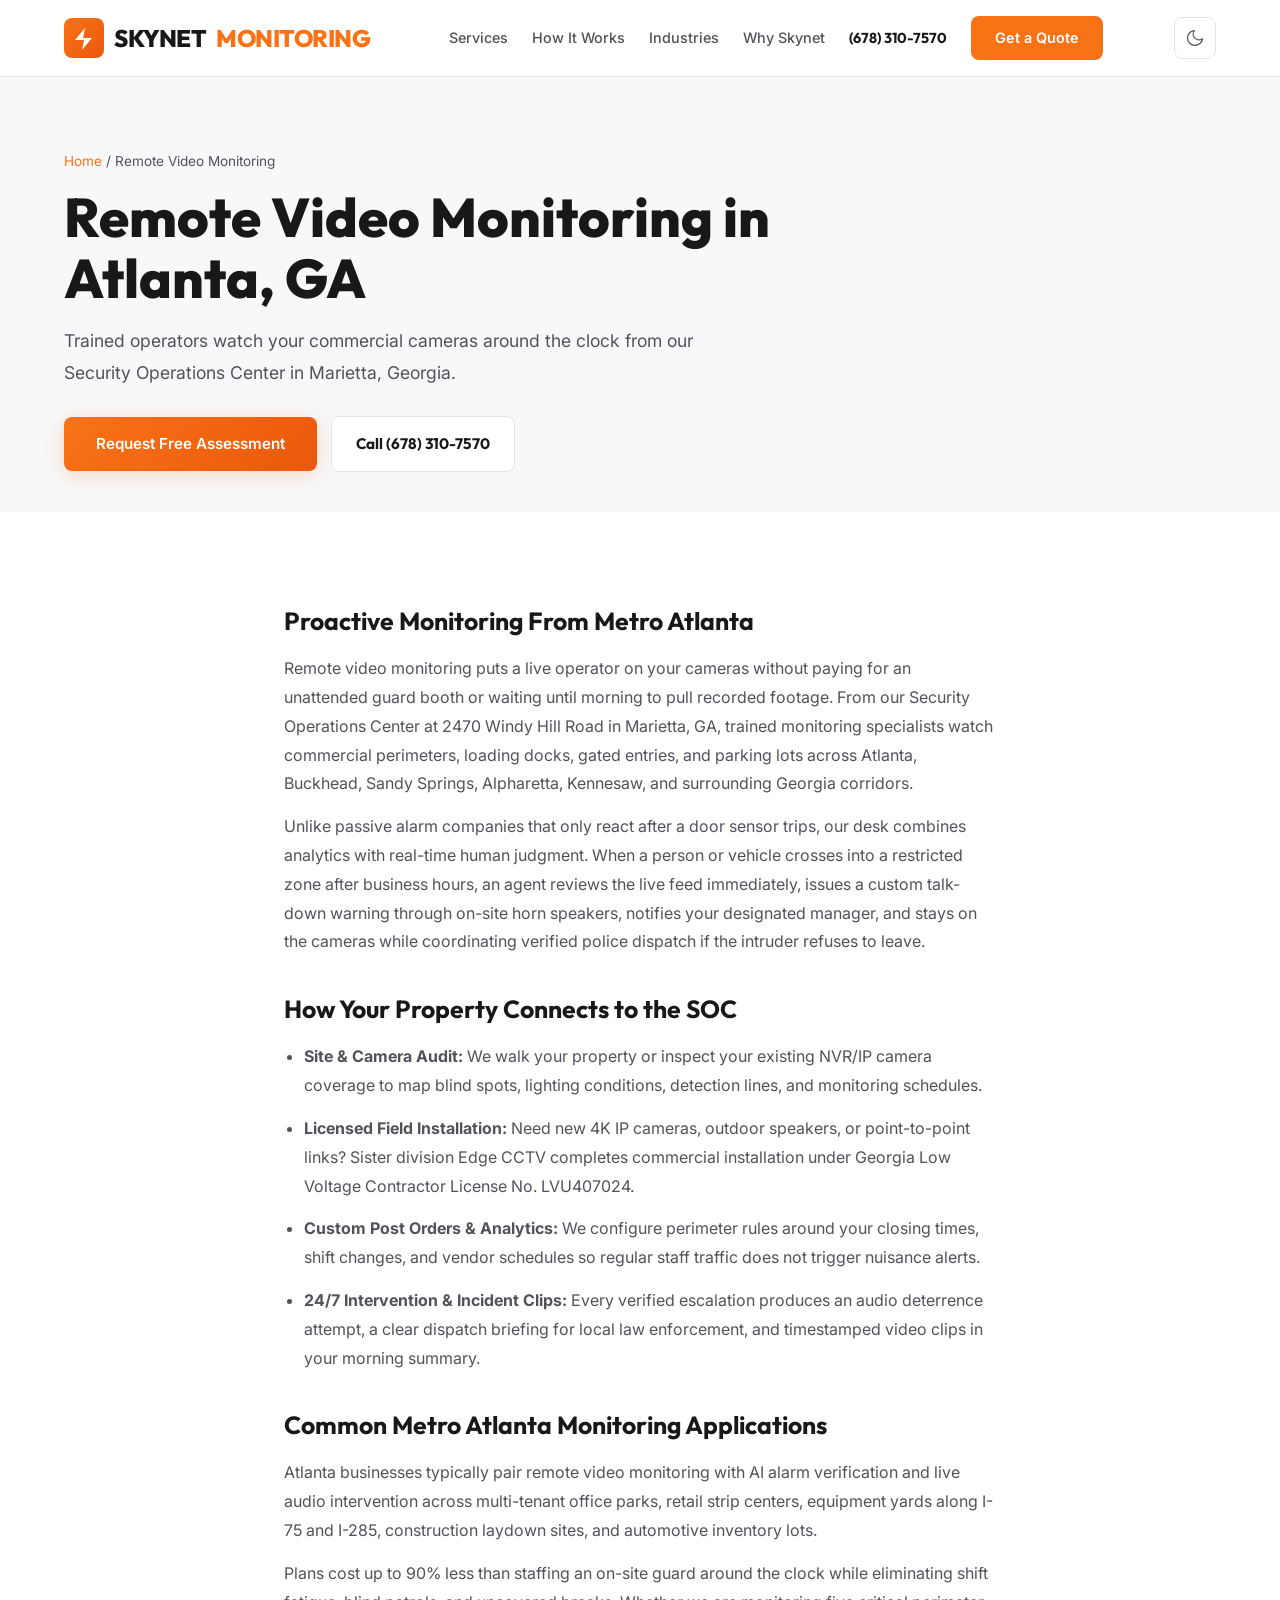
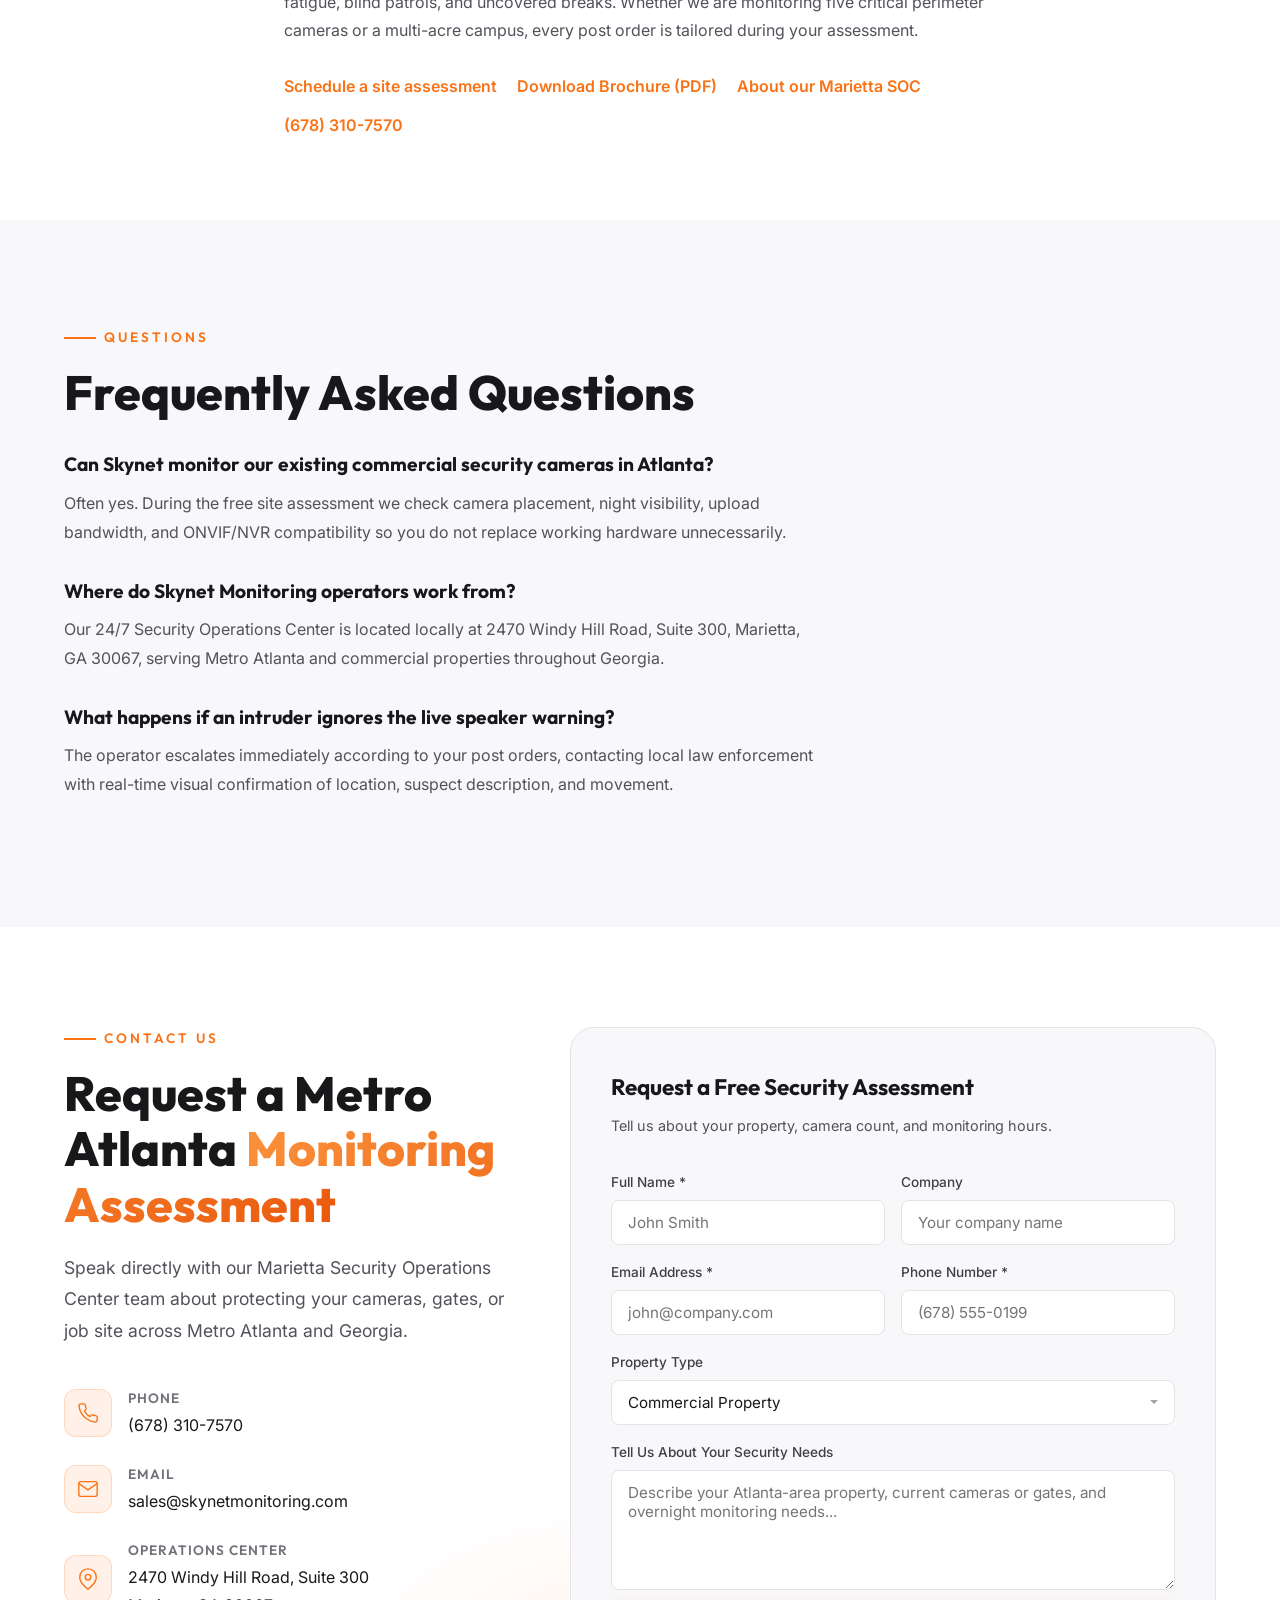
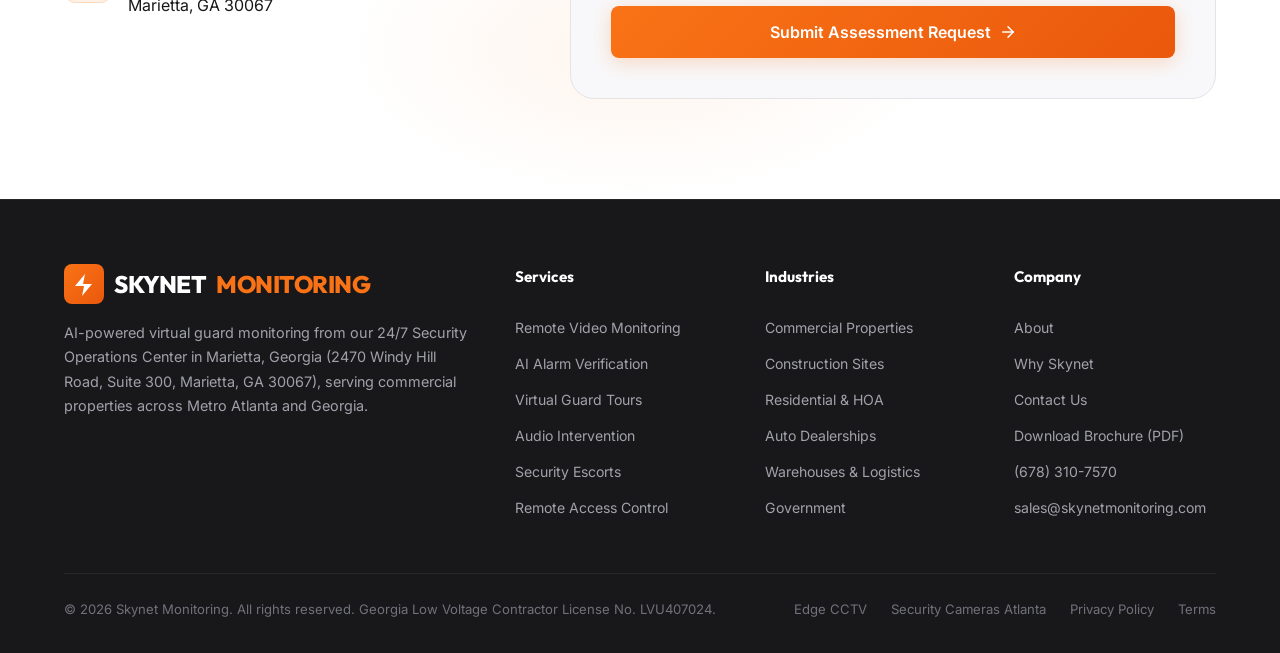
<file: remote-video-monitoring/index.html>
<!DOCTYPE html>
<html lang="en">
<head>
  <meta charset="UTF-8">
  <meta name="viewport" content="width=device-width, initial-scale=1.0">
  <script async src="https://www.googletagmanager.com/gtag/js?id=G-JDWJHD9QR2"></script>
  <script>
    window.dataLayer = window.dataLayer || [];
    function gtag(){dataLayer.push(arguments);}
    gtag('js', new Date());
    gtag('config', 'G-JDWJHD9QR2');
  </script>
  <link rel="preconnect" href="https://fonts.googleapis.com">
  <link rel="preconnect" href="https://fonts.gstatic.com" crossorigin>
  <link rel="preconnect" href="https://www.googletagmanager.com">
  <link rel="dns-prefetch" href="https://formsubmit.co">
  <title>Remote Video Monitoring Atlanta | Skynet Monitoring</title>
  <meta name="description" content="24/7 live remote video monitoring from our Marietta SOC for Atlanta commercial properties. Call (678) 310-7570 for a site assessment.">
  <meta name="robots" content="index, follow">
  <link rel="canonical" href="https://skynetmonitoring.com/remote-video-monitoring/">
  <meta property="og:type" content="website">
  <meta property="og:url" content="https://skynetmonitoring.com/remote-video-monitoring/">
  <meta property="og:title" content="Remote Video Monitoring Atlanta | Skynet Monitoring">
  <meta property="og:description" content="24/7 live remote video monitoring from our Marietta SOC for Atlanta commercial properties. Call (678) 310-7570 for a site assessment.">
  <meta property="og:image" content="https://skynetmonitoring.com/hero-bg.webp">
  <meta property="og:locale" content="en_US">
  <meta name="twitter:card" content="summary_large_image">
  <meta name="twitter:title" content="Remote Video Monitoring Atlanta | Skynet Monitoring">
  <meta name="twitter:description" content="24/7 live remote video monitoring from our Marietta SOC for Atlanta commercial properties. Call (678) 310-7570 for a site assessment.">
  <meta name="twitter:image" content="https://skynetmonitoring.com/hero-bg.webp">
  <script type="application/ld+json">
  {
  "@context": "https://schema.org",
  "@graph": [
    {
      "@type": "BreadcrumbList",
      "itemListElement": [
        {
          "@type": "ListItem",
          "position": 1,
          "name": "Home",
          "item": "https://skynetmonitoring.com/"
        },
        {
          "@type": "ListItem",
          "position": 2,
          "name": "Remote Video Monitoring",
          "item": "https://skynetmonitoring.com/remote-video-monitoring/"
        }
      ]
    },
    {
      "@type": "Service",
      "name": "Remote Video Monitoring",
      "serviceType": "Remote Video Monitoring",
      "url": "https://skynetmonitoring.com/remote-video-monitoring/",
      "description": "24/7 live remote video monitoring from our Marietta SOC for Atlanta commercial properties. Call (678) 310-7570 for a site assessment.",
      "provider": {
        "@type": "ProfessionalService",
        "name": "Skynet Monitoring",
        "url": "https://skynetmonitoring.com/",
        "telephone": "+1-678-310-7570",
        "email": "sales@skynetmonitoring.com",
        "address": {
          "@type": "PostalAddress",
          "streetAddress": "2470 Windy Hill Road, Suite 300",
          "addressLocality": "Marietta",
          "addressRegion": "GA",
          "postalCode": "30067",
          "addressCountry": "US"
        }
      },
      "areaServed": [
        {
          "@type": "City",
          "name": "Atlanta"
        },
        {
          "@type": "City",
          "name": "Marietta"
        },
        {
          "@type": "AdministrativeArea",
          "name": "Georgia"
        }
      ]
    },
    {
      "@type": "FAQPage",
      "mainEntity": [
        {
          "@type": "Question",
          "name": "Can Skynet monitor our existing commercial security cameras in Atlanta?",
          "acceptedAnswer": {
            "@type": "Answer",
            "text": "Often yes. During the free site assessment we check camera placement, night visibility, upload bandwidth, and ONVIF/NVR compatibility so you do not replace working hardware unnecessarily."
          }
        },
        {
          "@type": "Question",
          "name": "Where do Skynet Monitoring operators work from?",
          "acceptedAnswer": {
            "@type": "Answer",
            "text": "Our 24/7 Security Operations Center is located locally at 2470 Windy Hill Road, Suite 300, Marietta, GA 30067, serving Metro Atlanta and commercial properties throughout Georgia."
          }
        },
        {
          "@type": "Question",
          "name": "What happens if an intruder ignores the live speaker warning?",
          "acceptedAnswer": {
            "@type": "Answer",
            "text": "The operator escalates immediately according to your post orders, contacting local law enforcement with real-time visual confirmation of location, suspect description, and movement."
          }
        }
      ]
    }
  ]
}
  </script>
  <link rel="stylesheet" href="https://fonts.googleapis.com/css2?family=Inter:wght@300;400;500;600;700&family=Outfit:wght@400;500;600;700;800;900&display=swap" media="print" onload="this.media='all'">
  <noscript>
    <link rel="stylesheet" href="https://fonts.googleapis.com/css2?family=Inter:wght@300;400;500;600;700&family=Outfit:wght@400;500;600;700;800;900&display=swap">
  </noscript>
  <link rel="stylesheet" href="/index.css">
  <link rel="icon" type="image/svg+xml" href="data:image/svg+xml,%3Csvg xmlns='http://www.w3.org/2000/svg' viewBox='0 0 32 32'%3E%3Crect width='32' height='32' rx='6' fill='%23f97316'/%3E%3Cpath d='M16 8 L10 14 L16 14 L14 24 L22 16 L16 16 Z' fill='white'/%3E%3C/svg%3E">
</head>
<body>
  <header class="header" id="header">
    <div class="container">
      <a href="/" class="logo" aria-label="Skynet Monitoring Home">
        <div class="logo-icon">
          <svg xmlns="http://www.w3.org/2000/svg" viewBox="0 0 24 24">
            <path d="M13 2L3 14h9l-2 10 10-12h-9l2-10z" />
          </svg>
        </div>
        SKYNET <span>MONITORING</span>
      </a>
      <nav class="nav-links" id="navLinks" aria-label="Main navigation">
        <a href="/#services">Services</a>
        <a href="/#how-it-works">How It Works</a>
        <a href="/#industries">Industries</a>
        <a href="/#why-skynet">Why Skynet</a>
        <a href="tel:+16783107570" class="nav-phone">(678) 310-7570</a>
        <a href="#contact" class="nav-cta">Get a Quote</a>
      </nav>
      <button class="theme-toggle" id="themeToggle" aria-label="Toggle light/dark theme" title="Toggle light/dark theme">
        <svg class="icon-moon" xmlns="http://www.w3.org/2000/svg" viewBox="0 0 24 24" fill="none" stroke="currentColor" stroke-width="1.5" stroke-linecap="round" stroke-linejoin="round"><path d="M21 12.79A9 9 0 1 1 11.21 3 7 7 0 0 0 21 12.79z" /></svg>
        <svg class="icon-sun" xmlns="http://www.w3.org/2000/svg" viewBox="0 0 24 24" fill="none" stroke="currentColor" stroke-width="1.5" stroke-linecap="round" stroke-linejoin="round"><circle cx="12" cy="12" r="5" /><line x1="12" y1="1" x2="12" y2="3" /><line x1="12" y1="21" x2="12" y2="23" /><line x1="4.22" y1="4.22" x2="5.64" y2="5.64" /><line x1="18.36" y1="18.36" x2="19.78" y2="19.78" /><line x1="1" y1="12" x2="3" y2="12" /><line x1="21" y1="12" x2="23" y2="12" /><line x1="4.22" y1="19.78" x2="5.64" y2="18.36" /><line x1="18.36" y1="5.64" x2="19.78" y2="4.22" /></svg>
      </button>
      <button class="menu-toggle" id="menuToggle" aria-label="Toggle mobile menu" aria-expanded="false"><span></span><span></span><span></span></button>
    </div>
  </header>
  <main>
    <section class="page-hero">
      <div class="container">
        <p class="breadcrumb"><a href="/">Home</a> / Remote Video Monitoring</p>
        <h1>Remote Video Monitoring in Atlanta, GA</h1>
        <p class="lede">Trained operators watch your commercial cameras around the clock from our Security Operations Center in Marietta, Georgia.</p>
        <div class="page-hero-actions">
          <a href="#contact" class="btn btn-primary">Request Free Assessment</a>
          <a href="tel:+16783107570" class="page-hero-phone">Call (678) 310-7570</a>
        </div>
      </div>
    </section>
    <section class="page-body">
      <div class="container page-copy">
        
        <h2>Proactive Monitoring From Metro Atlanta</h2>
        <p>Remote video monitoring puts a live operator on your cameras without paying for an unattended guard booth or waiting until morning to pull recorded footage. From our Security Operations Center at 2470 Windy Hill Road in Marietta, GA, trained monitoring specialists watch commercial perimeters, loading docks, gated entries, and parking lots across Atlanta, Buckhead, Sandy Springs, Alpharetta, Kennesaw, and surrounding Georgia corridors.</p>
        <p>Unlike passive alarm companies that only react after a door sensor trips, our desk combines analytics with real-time human judgment. When a person or vehicle crosses into a restricted zone after business hours, an agent reviews the live feed immediately, issues a custom talk-down warning through on-site horn speakers, notifies your designated manager, and stays on the cameras while coordinating verified police dispatch if the intruder refuses to leave.</p>
        <h2>How Your Property Connects to the SOC</h2>
        <ul>
          <li><strong>Site &amp; Camera Audit:</strong> We walk your property or inspect your existing NVR/IP camera coverage to map blind spots, lighting conditions, detection lines, and monitoring schedules.</li>
          <li><strong>Licensed Field Installation:</strong> Need new 4K IP cameras, outdoor speakers, or point-to-point links? Sister division Edge CCTV completes commercial installation under Georgia Low Voltage Contractor License No. LVU407024.</li>
          <li><strong>Custom Post Orders &amp; Analytics:</strong> We configure perimeter rules around your closing times, shift changes, and vendor schedules so regular staff traffic does not trigger nuisance alerts.</li>
          <li><strong>24/7 Intervention &amp; Incident Clips:</strong> Every verified escalation produces an audio deterrence attempt, a clear dispatch briefing for local law enforcement, and timestamped video clips in your morning summary.</li>
        </ul>
        <h2>Common Metro Atlanta Monitoring Applications</h2>
        <p>Atlanta businesses typically pair <a href="/remote-video-monitoring/">remote video monitoring</a> with <a href="/alarm-verification/">AI alarm verification</a> and <a href="/audio-intervention/">live audio intervention</a> across multi-tenant office parks, retail strip centers, equipment yards along I-75 and I-285, <a href="/construction-site-monitoring/">construction laydown sites</a>, and <a href="/dealership-security-monitoring/">automotive inventory lots</a>.</p>
        <p>Plans cost up to 90% less than staffing an on-site guard around the clock while eliminating shift fatigue, blind patrols, and uncovered breaks. Whether we are monitoring five critical perimeter cameras or a multi-acre campus, every post order is tailored during your assessment.</p>
        <div class="page-links">
          <a href="#contact">Schedule a site assessment</a>
          <a href="/skynet-monitoring-brochure.pdf" target="_blank" rel="noopener">Download Brochure (PDF)</a>
          <a href="/about/">About our Marietta SOC</a>
          <a href="tel:+16783107570">(678) 310-7570</a>
        </div>
      </div>
    </section>
    <section class="faq" id="faq">
      <div class="container">
        <div class="section-label">Questions</div>
        <h2 class="section-title">Frequently Asked Questions</h2>
        <div class="faq-list">
          <div class="faq-item">
            <h3>Can Skynet monitor our existing commercial security cameras in Atlanta?</h3>
            <p>Often yes. During the free site assessment we check camera placement, night visibility, upload bandwidth, and ONVIF/NVR compatibility so you do not replace working hardware unnecessarily.</p>
          </div>
          <div class="faq-item">
            <h3>Where do Skynet Monitoring operators work from?</h3>
            <p>Our 24/7 Security Operations Center is located locally at 2470 Windy Hill Road, Suite 300, Marietta, GA 30067, serving Metro Atlanta and commercial properties throughout Georgia.</p>
          </div>
          <div class="faq-item">
            <h3>What happens if an intruder ignores the live speaker warning?</h3>
            <p>The operator escalates immediately according to your post orders, contacting local law enforcement with real-time visual confirmation of location, suspect description, and movement.</p>
          </div>
        </div>
      </div>
    </section>
    <section class="contact" id="contact">
      <div class="container">
        <div class="contact-wrapper">
          <div class="contact-info">
            <div class="section-label">Contact Us</div>
            <h2 class="section-title">Request a Metro Atlanta <span class="text-gradient">Monitoring Assessment</span></h2>
            <p class="section-subtitle">Speak directly with our Marietta Security Operations Center team about protecting your cameras, gates, or job site across Metro Atlanta and Georgia.</p>
            <div class="contact-details">
              <div class="contact-item">
                <div class="contact-item-icon">
                  <svg xmlns="http://www.w3.org/2000/svg" viewBox="0 0 24 24" fill="none" stroke="currentColor" stroke-width="1.5" stroke-linecap="round" stroke-linejoin="round"><path d="M22 16.92v3a2 2 0 0 1-2.18 2 19.79 19.79 0 0 1-8.63-3.07 19.5 19.5 0 0 1-6-6 19.79 19.79 0 0 1-3.07-8.67A2 2 0 0 1 4.11 2h3a2 2 0 0 1 2 1.72c.127.96.361 1.903.7 2.81a2 2 0 0 1-.45 2.11L8.09 9.91a16 16 0 0 0 6 6l1.27-1.27a2 2 0 0 1 2.11-.45c.907.339 1.85.573 2.81.7A2 2 0 0 1 22 16.92z" /></svg>
                </div>
                <div>
                  <h4>Phone</h4>
                  <a href="tel:+16783107570">(678) 310-7570</a>
                </div>
              </div>
              <div class="contact-item">
                <div class="contact-item-icon">
                  <svg xmlns="http://www.w3.org/2000/svg" viewBox="0 0 24 24" fill="none" stroke="currentColor" stroke-width="1.5" stroke-linecap="round" stroke-linejoin="round"><path d="M4 4h16c1.1 0 2 .9 2 2v12c0 1.1-.9 2-2 2H4c-1.1 0-2-.9-2-2V6c0-1.1.9-2 2-2z" /><polyline points="22,6 12,13 2,6" /></svg>
                </div>
                <div>
                  <h4>Email</h4>
                  <a href="mailto:sales@skynetmonitoring.com">sales@skynetmonitoring.com</a>
                </div>
              </div>
              <div class="contact-item">
                <div class="contact-item-icon">
                  <svg xmlns="http://www.w3.org/2000/svg" viewBox="0 0 24 24" fill="none" stroke="currentColor" stroke-width="1.5" stroke-linecap="round" stroke-linejoin="round"><path d="M21 10c0 7-9 13-9 13s-9-6-9-13a9 9 0 0 1 18 0z" /><circle cx="12" cy="10" r="3" /></svg>
                </div>
                <div>
                  <h4>Operations Center</h4>
                  <p>2470 Windy Hill Road, Suite 300<br>Marietta, GA 30067</p>
                </div>
              </div>
            </div>
          </div>
          <div class="contact-form-wrapper">
            <h3>Request a Free Security Assessment</h3>
            <p>Tell us about your property, camera count, and monitoring hours.</p>
            <form id="contactForm" action="https://formsubmit.co/sales@skynetmonitoring.com" method="POST">
              <input type="hidden" name="_subject" value="New Assessment Request (Remote Video Monitoring) — Skynet Monitoring">
              <input type="hidden" name="_captcha" value="false">
              <input type="hidden" name="_template" value="table">
              <input type="hidden" name="source_page" value="/remote-video-monitoring/">
              <input type="text" name="_honey" style="display:none">
              <div class="form-grid">
                <div class="form-group">
                  <label for="name">Full Name *</label>
                  <input type="text" id="name" name="name" required placeholder="John Smith">
                </div>
                <div class="form-group">
                  <label for="company">Company</label>
                  <input type="text" id="company" name="company" placeholder="Your company name">
                </div>
                <div class="form-group">
                  <label for="email">Email Address *</label>
                  <input type="email" id="email" name="email" required placeholder="john@company.com">
                </div>
                <div class="form-group">
                  <label for="phone">Phone Number *</label>
                  <input type="tel" id="phone" name="phone" required placeholder="(678) 555-0199">
                </div>
                <div class="form-group full-width">
                  <label for="property-type">Property Type</label>
                  <select id="property-type" name="property_type">
                    <option value="">Select property type...</option>
                    <option value="commercial" selected>Commercial Property</option>
                    <option value="construction">Construction Site</option>
                    <option value="residential">Residential / HOA</option>
                    <option value="auto-dealership">Auto Dealership</option>
                    <option value="warehouse">Warehouse / Logistics</option>
                    <option value="government">Government / Municipal</option>
                    <option value="retail">Retail</option>
                    <option value="other">Other</option>
                  </select>
                </div>
                <div class="form-group full-width">
                  <label for="message">Tell Us About Your Security Needs</label>
                  <textarea id="message" name="message" placeholder="Describe your Atlanta-area property, current cameras or gates, and overnight monitoring needs..."></textarea>
                </div>
              </div>
              <div class="form-submit">
                <button type="submit" class="btn btn-primary" id="submitBtn">
                  Submit Assessment Request
                  <svg xmlns="http://www.w3.org/2000/svg" viewBox="0 0 24 24" fill="none" stroke="currentColor" stroke-width="2" stroke-linecap="round" stroke-linejoin="round"><path d="M5 12h14"/><path d="m12 5 7 7-7 7"/></svg>
                </button>
              </div>
              <div class="form-status" id="formStatus"></div>
            </form>
          </div>
        </div>
      </div>
    </section>
  </main>
  <footer class="footer" id="footer">
    <div class="container">
      <div class="footer-grid">
        <div class="footer-brand">
          <a href="/" class="logo">
            <div class="logo-icon"><svg xmlns="http://www.w3.org/2000/svg" viewBox="0 0 24 24"><path d="M13 2L3 14h9l-2 10 10-12h-9l2-10z" fill="white" /></svg></div>
            SKYNET <span>MONITORING</span>
          </a>
          <p>AI-powered virtual guard monitoring from our 24/7 Security Operations Center in Marietta, Georgia (2470 Windy Hill Road, Suite 300, Marietta, GA 30067), serving commercial properties across Metro Atlanta and Georgia.</p>
        </div>
        <div class="footer-col">
          <h4>Services</h4>
          <a href="/remote-video-monitoring/">Remote Video Monitoring</a>
          <a href="/alarm-verification/">AI Alarm Verification</a>
          <a href="/virtual-guard-tours/">Virtual Guard Tours</a>
          <a href="/audio-intervention/">Audio Intervention</a>
          <a href="/virtual-escorts/">Security Escorts</a>
          <a href="/remote-access-control/">Remote Access Control</a>
        </div>
        <div class="footer-col">
          <h4>Industries</h4>
          <a href="/#industry-commercial">Commercial Properties</a>
          <a href="/construction-site-monitoring/">Construction Sites</a>
          <a href="/#industry-residential">Residential &amp; HOA</a>
          <a href="/dealership-security-monitoring/">Auto Dealerships</a>
          <a href="/#industry-warehouse">Warehouses &amp; Logistics</a>
          <a href="/#industry-government">Government</a>
        </div>
        <div class="footer-col">
          <h4>Company</h4>
          <a href="/about/">About</a>
          <a href="/#why-skynet">Why Skynet</a>
          <a href="#contact">Contact Us</a>
          <a href="/skynet-monitoring-brochure.pdf" target="_blank" rel="noopener">Download Brochure (PDF)</a>
          <a href="tel:+16783107570">(678) 310-7570</a>
          <a href="mailto:sales@skynetmonitoring.com">sales@skynetmonitoring.com</a>
        </div>
      </div>
      <div class="footer-bottom">
        <p>&copy; 2026 Skynet Monitoring. All rights reserved. Georgia Low Voltage Contractor License No. LVU407024.</p>
        <div class="footer-bottom-links">
          <a href="https://edgebusinesssecuritycameras.com/" target="_blank" rel="noopener">Edge CCTV</a>
          <a href="https://securitycamerasatlanta.com/" target="_blank" rel="noopener">Security Cameras Atlanta</a>
          <a href="https://edgebusinesssecuritycameras.com/privacy-policy/" target="_blank" rel="noopener">Privacy Policy</a>
          <a href="https://edgebusinesssecuritycameras.com/terms/" target="_blank" rel="noopener">Terms</a>
        </div>
      </div>
    </div>
  </footer>
  <script src="/main.js" defer></script>
</body>
</html>
</file>
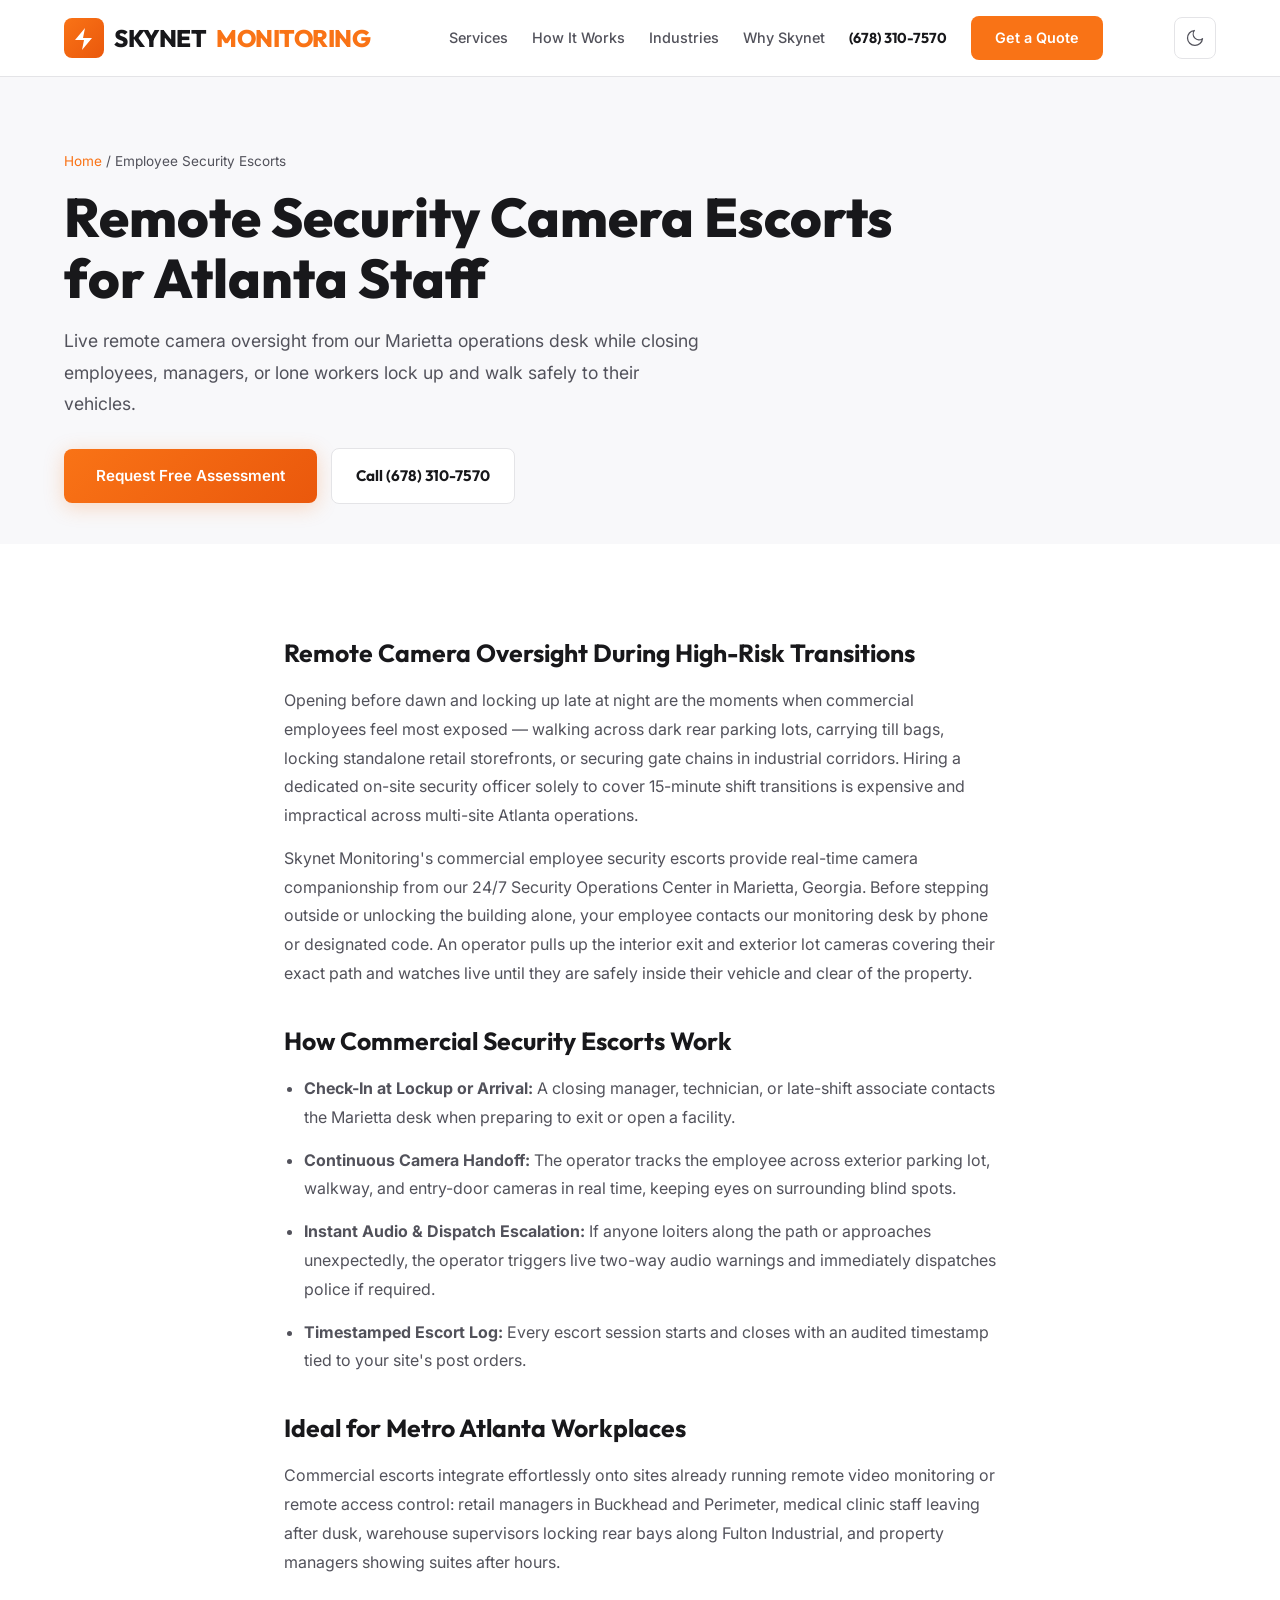
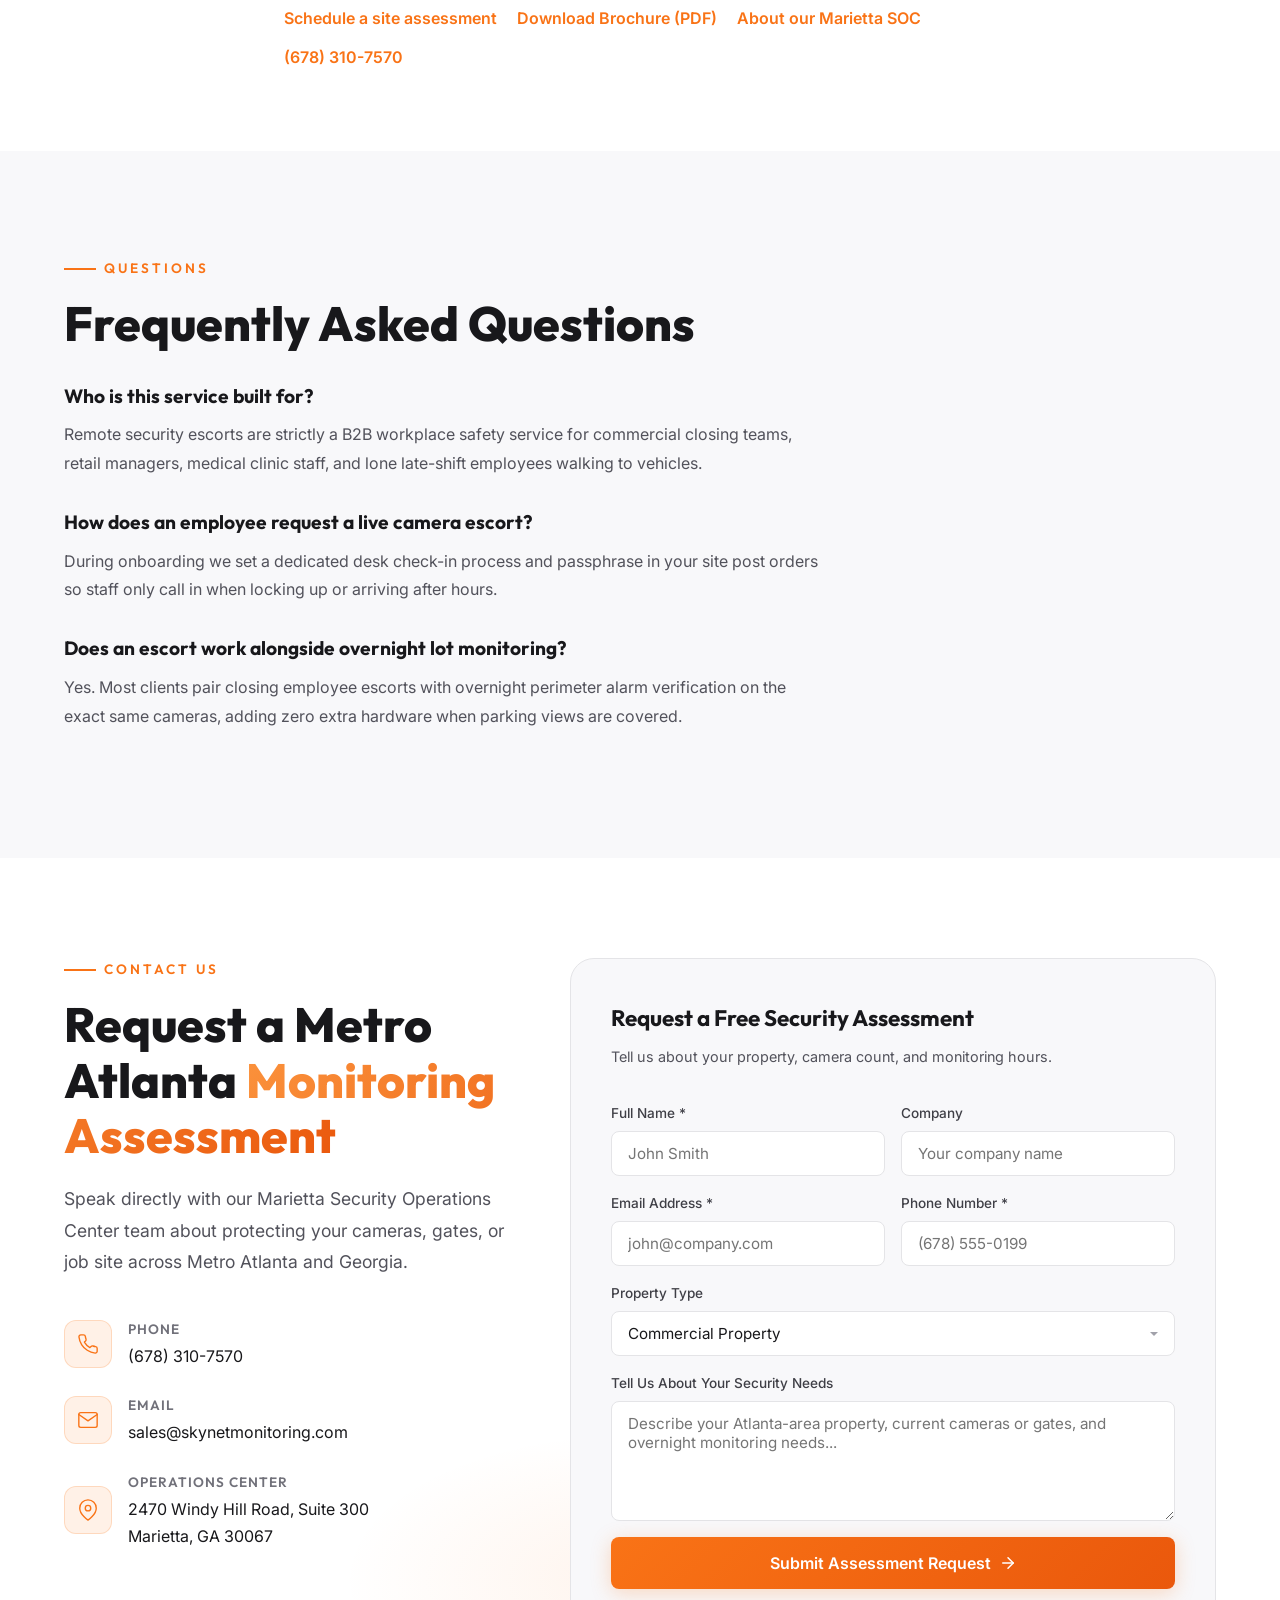
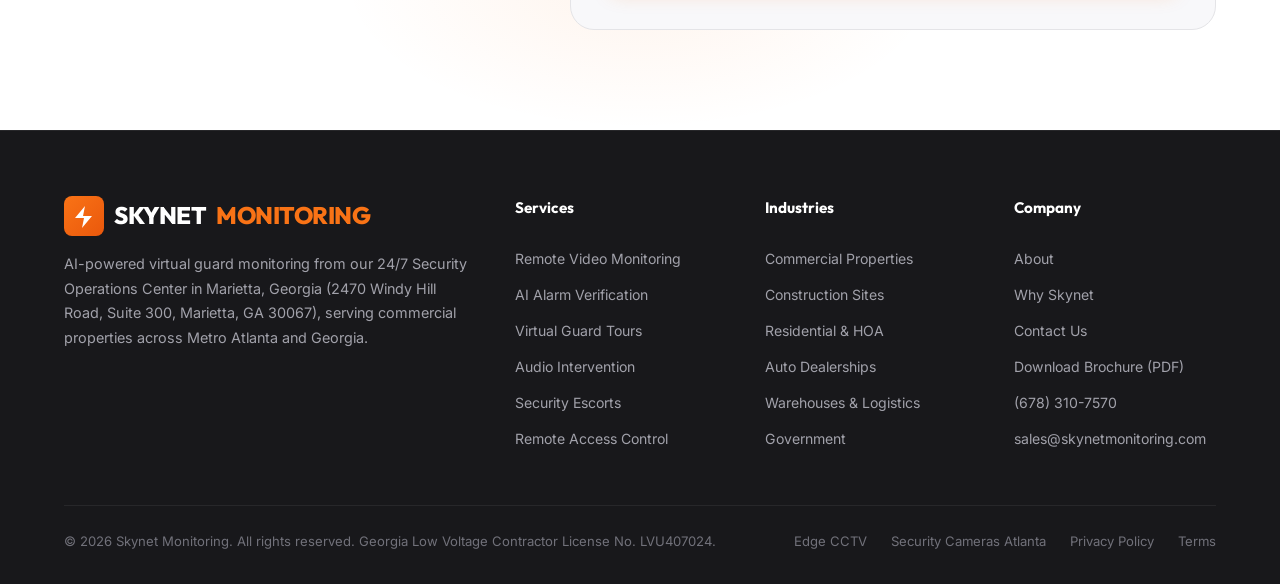
<file: virtual-escorts/index.html>
<!DOCTYPE html>
<html lang="en">
<head>
  <meta charset="UTF-8">
  <meta name="viewport" content="width=device-width, initial-scale=1.0">
  <script async src="https://www.googletagmanager.com/gtag/js?id=G-JDWJHD9QR2"></script>
  <script>
    window.dataLayer = window.dataLayer || [];
    function gtag(){dataLayer.push(arguments);}
    gtag('js', new Date());
    gtag('config', 'G-JDWJHD9QR2');
  </script>
  <link rel="preconnect" href="https://fonts.googleapis.com">
  <link rel="preconnect" href="https://fonts.gstatic.com" crossorigin>
  <link rel="preconnect" href="https://www.googletagmanager.com">
  <link rel="dns-prefetch" href="https://formsubmit.co">
  <title>Employee Security Escort Monitoring Atlanta | Skynet</title>
  <meta name="description" content="Live remote camera security escorts from our Marietta SOC for Atlanta employees closing up late or walking to parking areas.">
  <meta name="robots" content="index, follow">
  <link rel="canonical" href="https://skynetmonitoring.com/virtual-escorts/">
  <meta property="og:type" content="website">
  <meta property="og:url" content="https://skynetmonitoring.com/virtual-escorts/">
  <meta property="og:title" content="Employee Security Escort Monitoring Atlanta | Skynet">
  <meta property="og:description" content="Live remote camera security escorts from our Marietta SOC for Atlanta employees closing up late or walking to parking areas.">
  <meta property="og:image" content="https://skynetmonitoring.com/hero-bg.webp">
  <meta property="og:locale" content="en_US">
  <meta name="twitter:card" content="summary_large_image">
  <meta name="twitter:title" content="Employee Security Escort Monitoring Atlanta | Skynet">
  <meta name="twitter:description" content="Live remote camera security escorts from our Marietta SOC for Atlanta employees closing up late or walking to parking areas.">
  <meta name="twitter:image" content="https://skynetmonitoring.com/hero-bg.webp">
  <script type="application/ld+json">
  {
  "@context": "https://schema.org",
  "@graph": [
    {
      "@type": "BreadcrumbList",
      "itemListElement": [
        {
          "@type": "ListItem",
          "position": 1,
          "name": "Home",
          "item": "https://skynetmonitoring.com/"
        },
        {
          "@type": "ListItem",
          "position": 2,
          "name": "Employee Security Escorts",
          "item": "https://skynetmonitoring.com/virtual-escorts/"
        }
      ]
    },
    {
      "@type": "Service",
      "name": "Employee Security Escorts",
      "serviceType": "Employee Security Escort Monitoring",
      "url": "https://skynetmonitoring.com/virtual-escorts/",
      "description": "Live remote camera security escorts from our Marietta SOC for Atlanta employees closing up late or walking to parking areas.",
      "provider": {
        "@type": "ProfessionalService",
        "name": "Skynet Monitoring",
        "url": "https://skynetmonitoring.com/",
        "telephone": "+1-678-310-7570",
        "email": "sales@skynetmonitoring.com",
        "address": {
          "@type": "PostalAddress",
          "streetAddress": "2470 Windy Hill Road, Suite 300",
          "addressLocality": "Marietta",
          "addressRegion": "GA",
          "postalCode": "30067",
          "addressCountry": "US"
        }
      },
      "areaServed": [
        {
          "@type": "City",
          "name": "Atlanta"
        },
        {
          "@type": "City",
          "name": "Marietta"
        },
        {
          "@type": "AdministrativeArea",
          "name": "Georgia"
        }
      ]
    },
    {
      "@type": "FAQPage",
      "mainEntity": [
        {
          "@type": "Question",
          "name": "Who is this service built for?",
          "acceptedAnswer": {
            "@type": "Answer",
            "text": "Remote security escorts are strictly a B2B workplace safety service for commercial closing teams, retail managers, medical clinic staff, and lone late-shift employees walking to vehicles."
          }
        },
        {
          "@type": "Question",
          "name": "How does an employee request a live camera escort?",
          "acceptedAnswer": {
            "@type": "Answer",
            "text": "During onboarding we set a dedicated desk check-in process and passphrase in your site post orders so staff only call in when locking up or arriving after hours."
          }
        },
        {
          "@type": "Question",
          "name": "Does an escort work alongside overnight lot monitoring?",
          "acceptedAnswer": {
            "@type": "Answer",
            "text": "Yes. Most clients pair closing employee escorts with overnight perimeter alarm verification on the exact same cameras, adding zero extra hardware when parking views are covered."
          }
        }
      ]
    }
  ]
}
  </script>
  <link rel="stylesheet" href="https://fonts.googleapis.com/css2?family=Inter:wght@300;400;500;600;700&family=Outfit:wght@400;500;600;700;800;900&display=swap" media="print" onload="this.media='all'">
  <noscript>
    <link rel="stylesheet" href="https://fonts.googleapis.com/css2?family=Inter:wght@300;400;500;600;700&family=Outfit:wght@400;500;600;700;800;900&display=swap">
  </noscript>
  <link rel="stylesheet" href="/index.css">
  <link rel="icon" type="image/svg+xml" href="data:image/svg+xml,%3Csvg xmlns='http://www.w3.org/2000/svg' viewBox='0 0 32 32'%3E%3Crect width='32' height='32' rx='6' fill='%23f97316'/%3E%3Cpath d='M16 8 L10 14 L16 14 L14 24 L22 16 L16 16 Z' fill='white'/%3E%3C/svg%3E">
</head>
<body>
  <header class="header" id="header">
    <div class="container">
      <a href="/" class="logo" aria-label="Skynet Monitoring Home">
        <div class="logo-icon">
          <svg xmlns="http://www.w3.org/2000/svg" viewBox="0 0 24 24">
            <path d="M13 2L3 14h9l-2 10 10-12h-9l2-10z" />
          </svg>
        </div>
        SKYNET <span>MONITORING</span>
      </a>
      <nav class="nav-links" id="navLinks" aria-label="Main navigation">
        <a href="/#services">Services</a>
        <a href="/#how-it-works">How It Works</a>
        <a href="/#industries">Industries</a>
        <a href="/#why-skynet">Why Skynet</a>
        <a href="tel:+16783107570" class="nav-phone">(678) 310-7570</a>
        <a href="#contact" class="nav-cta">Get a Quote</a>
      </nav>
      <button class="theme-toggle" id="themeToggle" aria-label="Toggle light/dark theme" title="Toggle light/dark theme">
        <svg class="icon-moon" xmlns="http://www.w3.org/2000/svg" viewBox="0 0 24 24" fill="none" stroke="currentColor" stroke-width="1.5" stroke-linecap="round" stroke-linejoin="round"><path d="M21 12.79A9 9 0 1 1 11.21 3 7 7 0 0 0 21 12.79z" /></svg>
        <svg class="icon-sun" xmlns="http://www.w3.org/2000/svg" viewBox="0 0 24 24" fill="none" stroke="currentColor" stroke-width="1.5" stroke-linecap="round" stroke-linejoin="round"><circle cx="12" cy="12" r="5" /><line x1="12" y1="1" x2="12" y2="3" /><line x1="12" y1="21" x2="12" y2="23" /><line x1="4.22" y1="4.22" x2="5.64" y2="5.64" /><line x1="18.36" y1="18.36" x2="19.78" y2="19.78" /><line x1="1" y1="12" x2="3" y2="12" /><line x1="21" y1="12" x2="23" y2="12" /><line x1="4.22" y1="19.78" x2="5.64" y2="18.36" /><line x1="18.36" y1="5.64" x2="19.78" y2="4.22" /></svg>
      </button>
      <button class="menu-toggle" id="menuToggle" aria-label="Toggle mobile menu" aria-expanded="false"><span></span><span></span><span></span></button>
    </div>
  </header>
  <main>
    <section class="page-hero">
      <div class="container">
        <p class="breadcrumb"><a href="/">Home</a> / Employee Security Escorts</p>
        <h1>Remote Security Camera Escorts for Atlanta Staff</h1>
        <p class="lede">Live remote camera oversight from our Marietta operations desk while closing employees, managers, or lone workers lock up and walk safely to their vehicles.</p>
        <div class="page-hero-actions">
          <a href="#contact" class="btn btn-primary">Request Free Assessment</a>
          <a href="tel:+16783107570" class="page-hero-phone">Call (678) 310-7570</a>
        </div>
      </div>
    </section>
    <section class="page-body">
      <div class="container page-copy">
        
        <h2>Remote Camera Oversight During High-Risk Transitions</h2>
        <p>Opening before dawn and locking up late at night are the moments when commercial employees feel most exposed — walking across dark rear parking lots, carrying till bags, locking standalone retail storefronts, or securing gate chains in industrial corridors. Hiring a dedicated on-site security officer solely to cover 15-minute shift transitions is expensive and impractical across multi-site Atlanta operations.</p>
        <p>Skynet Monitoring's commercial employee security escorts provide real-time camera companionship from our 24/7 Security Operations Center in Marietta, Georgia. Before stepping outside or unlocking the building alone, your employee contacts our monitoring desk by phone or designated code. An operator pulls up the interior exit and exterior lot cameras covering their exact path and watches live until they are safely inside their vehicle and clear of the property.</p>
        <h2>How Commercial Security Escorts Work</h2>
        <ul>
          <li><strong>Check-In at Lockup or Arrival:</strong> A closing manager, technician, or late-shift associate contacts the Marietta desk when preparing to exit or open a facility.</li>
          <li><strong>Continuous Camera Handoff:</strong> The operator tracks the employee across exterior parking lot, walkway, and entry-door cameras in real time, keeping eyes on surrounding blind spots.</li>
          <li><strong>Instant Audio &amp; Dispatch Escalation:</strong> If anyone loiters along the path or approaches unexpectedly, the operator triggers <a href="/audio-intervention/">live two-way audio</a> warnings and immediately dispatches police if required.</li>
          <li><strong>Timestamped Escort Log:</strong> Every escort session starts and closes with an audited timestamp tied to your site's post orders.</li>
        </ul>
        <h2>Ideal for Metro Atlanta Workplaces</h2>
        <p>Commercial escorts integrate effortlessly onto sites already running <a href="/remote-video-monitoring/">remote video monitoring</a> or <a href="/remote-access-control/">remote access control</a>: retail managers in Buckhead and Perimeter, medical clinic staff leaving after dusk, warehouse supervisors locking rear bays along Fulton Industrial, and property managers showing suites after hours.</p>
        <div class="page-links">
          <a href="#contact">Schedule a site assessment</a>
          <a href="/skynet-monitoring-brochure.pdf" target="_blank" rel="noopener">Download Brochure (PDF)</a>
          <a href="/about/">About our Marietta SOC</a>
          <a href="tel:+16783107570">(678) 310-7570</a>
        </div>
      </div>
    </section>
    <section class="faq" id="faq">
      <div class="container">
        <div class="section-label">Questions</div>
        <h2 class="section-title">Frequently Asked Questions</h2>
        <div class="faq-list">
          <div class="faq-item">
            <h3>Who is this service built for?</h3>
            <p>Remote security escorts are strictly a B2B workplace safety service for commercial closing teams, retail managers, medical clinic staff, and lone late-shift employees walking to vehicles.</p>
          </div>
          <div class="faq-item">
            <h3>How does an employee request a live camera escort?</h3>
            <p>During onboarding we set a dedicated desk check-in process and passphrase in your site post orders so staff only call in when locking up or arriving after hours.</p>
          </div>
          <div class="faq-item">
            <h3>Does an escort work alongside overnight lot monitoring?</h3>
            <p>Yes. Most clients pair closing employee escorts with overnight perimeter alarm verification on the exact same cameras, adding zero extra hardware when parking views are covered.</p>
          </div>
        </div>
      </div>
    </section>
    <section class="contact" id="contact">
      <div class="container">
        <div class="contact-wrapper">
          <div class="contact-info">
            <div class="section-label">Contact Us</div>
            <h2 class="section-title">Request a Metro Atlanta <span class="text-gradient">Monitoring Assessment</span></h2>
            <p class="section-subtitle">Speak directly with our Marietta Security Operations Center team about protecting your cameras, gates, or job site across Metro Atlanta and Georgia.</p>
            <div class="contact-details">
              <div class="contact-item">
                <div class="contact-item-icon">
                  <svg xmlns="http://www.w3.org/2000/svg" viewBox="0 0 24 24" fill="none" stroke="currentColor" stroke-width="1.5" stroke-linecap="round" stroke-linejoin="round"><path d="M22 16.92v3a2 2 0 0 1-2.18 2 19.79 19.79 0 0 1-8.63-3.07 19.5 19.5 0 0 1-6-6 19.79 19.79 0 0 1-3.07-8.67A2 2 0 0 1 4.11 2h3a2 2 0 0 1 2 1.72c.127.96.361 1.903.7 2.81a2 2 0 0 1-.45 2.11L8.09 9.91a16 16 0 0 0 6 6l1.27-1.27a2 2 0 0 1 2.11-.45c.907.339 1.85.573 2.81.7A2 2 0 0 1 22 16.92z" /></svg>
                </div>
                <div>
                  <h4>Phone</h4>
                  <a href="tel:+16783107570">(678) 310-7570</a>
                </div>
              </div>
              <div class="contact-item">
                <div class="contact-item-icon">
                  <svg xmlns="http://www.w3.org/2000/svg" viewBox="0 0 24 24" fill="none" stroke="currentColor" stroke-width="1.5" stroke-linecap="round" stroke-linejoin="round"><path d="M4 4h16c1.1 0 2 .9 2 2v12c0 1.1-.9 2-2 2H4c-1.1 0-2-.9-2-2V6c0-1.1.9-2 2-2z" /><polyline points="22,6 12,13 2,6" /></svg>
                </div>
                <div>
                  <h4>Email</h4>
                  <a href="mailto:sales@skynetmonitoring.com">sales@skynetmonitoring.com</a>
                </div>
              </div>
              <div class="contact-item">
                <div class="contact-item-icon">
                  <svg xmlns="http://www.w3.org/2000/svg" viewBox="0 0 24 24" fill="none" stroke="currentColor" stroke-width="1.5" stroke-linecap="round" stroke-linejoin="round"><path d="M21 10c0 7-9 13-9 13s-9-6-9-13a9 9 0 0 1 18 0z" /><circle cx="12" cy="10" r="3" /></svg>
                </div>
                <div>
                  <h4>Operations Center</h4>
                  <p>2470 Windy Hill Road, Suite 300<br>Marietta, GA 30067</p>
                </div>
              </div>
            </div>
          </div>
          <div class="contact-form-wrapper">
            <h3>Request a Free Security Assessment</h3>
            <p>Tell us about your property, camera count, and monitoring hours.</p>
            <form id="contactForm" action="https://formsubmit.co/sales@skynetmonitoring.com" method="POST">
              <input type="hidden" name="_subject" value="New Assessment Request (Employee Security Escorts) — Skynet Monitoring">
              <input type="hidden" name="_captcha" value="false">
              <input type="hidden" name="_template" value="table">
              <input type="hidden" name="source_page" value="/virtual-escorts/">
              <input type="text" name="_honey" style="display:none">
              <div class="form-grid">
                <div class="form-group">
                  <label for="name">Full Name *</label>
                  <input type="text" id="name" name="name" required placeholder="John Smith">
                </div>
                <div class="form-group">
                  <label for="company">Company</label>
                  <input type="text" id="company" name="company" placeholder="Your company name">
                </div>
                <div class="form-group">
                  <label for="email">Email Address *</label>
                  <input type="email" id="email" name="email" required placeholder="john@company.com">
                </div>
                <div class="form-group">
                  <label for="phone">Phone Number *</label>
                  <input type="tel" id="phone" name="phone" required placeholder="(678) 555-0199">
                </div>
                <div class="form-group full-width">
                  <label for="property-type">Property Type</label>
                  <select id="property-type" name="property_type">
                    <option value="">Select property type...</option>
                    <option value="commercial" selected>Commercial Property</option>
                    <option value="construction">Construction Site</option>
                    <option value="residential">Residential / HOA</option>
                    <option value="auto-dealership">Auto Dealership</option>
                    <option value="warehouse">Warehouse / Logistics</option>
                    <option value="government">Government / Municipal</option>
                    <option value="retail">Retail</option>
                    <option value="other">Other</option>
                  </select>
                </div>
                <div class="form-group full-width">
                  <label for="message">Tell Us About Your Security Needs</label>
                  <textarea id="message" name="message" placeholder="Describe your Atlanta-area property, current cameras or gates, and overnight monitoring needs..."></textarea>
                </div>
              </div>
              <div class="form-submit">
                <button type="submit" class="btn btn-primary" id="submitBtn">
                  Submit Assessment Request
                  <svg xmlns="http://www.w3.org/2000/svg" viewBox="0 0 24 24" fill="none" stroke="currentColor" stroke-width="2" stroke-linecap="round" stroke-linejoin="round"><path d="M5 12h14"/><path d="m12 5 7 7-7 7"/></svg>
                </button>
              </div>
              <div class="form-status" id="formStatus"></div>
            </form>
          </div>
        </div>
      </div>
    </section>
  </main>
  <footer class="footer" id="footer">
    <div class="container">
      <div class="footer-grid">
        <div class="footer-brand">
          <a href="/" class="logo">
            <div class="logo-icon"><svg xmlns="http://www.w3.org/2000/svg" viewBox="0 0 24 24"><path d="M13 2L3 14h9l-2 10 10-12h-9l2-10z" fill="white" /></svg></div>
            SKYNET <span>MONITORING</span>
          </a>
          <p>AI-powered virtual guard monitoring from our 24/7 Security Operations Center in Marietta, Georgia (2470 Windy Hill Road, Suite 300, Marietta, GA 30067), serving commercial properties across Metro Atlanta and Georgia.</p>
        </div>
        <div class="footer-col">
          <h4>Services</h4>
          <a href="/remote-video-monitoring/">Remote Video Monitoring</a>
          <a href="/alarm-verification/">AI Alarm Verification</a>
          <a href="/virtual-guard-tours/">Virtual Guard Tours</a>
          <a href="/audio-intervention/">Audio Intervention</a>
          <a href="/virtual-escorts/">Security Escorts</a>
          <a href="/remote-access-control/">Remote Access Control</a>
        </div>
        <div class="footer-col">
          <h4>Industries</h4>
          <a href="/#industry-commercial">Commercial Properties</a>
          <a href="/construction-site-monitoring/">Construction Sites</a>
          <a href="/#industry-residential">Residential &amp; HOA</a>
          <a href="/dealership-security-monitoring/">Auto Dealerships</a>
          <a href="/#industry-warehouse">Warehouses &amp; Logistics</a>
          <a href="/#industry-government">Government</a>
        </div>
        <div class="footer-col">
          <h4>Company</h4>
          <a href="/about/">About</a>
          <a href="/#why-skynet">Why Skynet</a>
          <a href="#contact">Contact Us</a>
          <a href="/skynet-monitoring-brochure.pdf" target="_blank" rel="noopener">Download Brochure (PDF)</a>
          <a href="tel:+16783107570">(678) 310-7570</a>
          <a href="mailto:sales@skynetmonitoring.com">sales@skynetmonitoring.com</a>
        </div>
      </div>
      <div class="footer-bottom">
        <p>&copy; 2026 Skynet Monitoring. All rights reserved. Georgia Low Voltage Contractor License No. LVU407024.</p>
        <div class="footer-bottom-links">
          <a href="https://edgebusinesssecuritycameras.com/" target="_blank" rel="noopener">Edge CCTV</a>
          <a href="https://securitycamerasatlanta.com/" target="_blank" rel="noopener">Security Cameras Atlanta</a>
          <a href="https://edgebusinesssecuritycameras.com/privacy-policy/" target="_blank" rel="noopener">Privacy Policy</a>
          <a href="https://edgebusinesssecuritycameras.com/terms/" target="_blank" rel="noopener">Terms</a>
        </div>
      </div>
    </div>
  </footer>
  <script src="/main.js" defer></script>
</body>
</html>
</file>
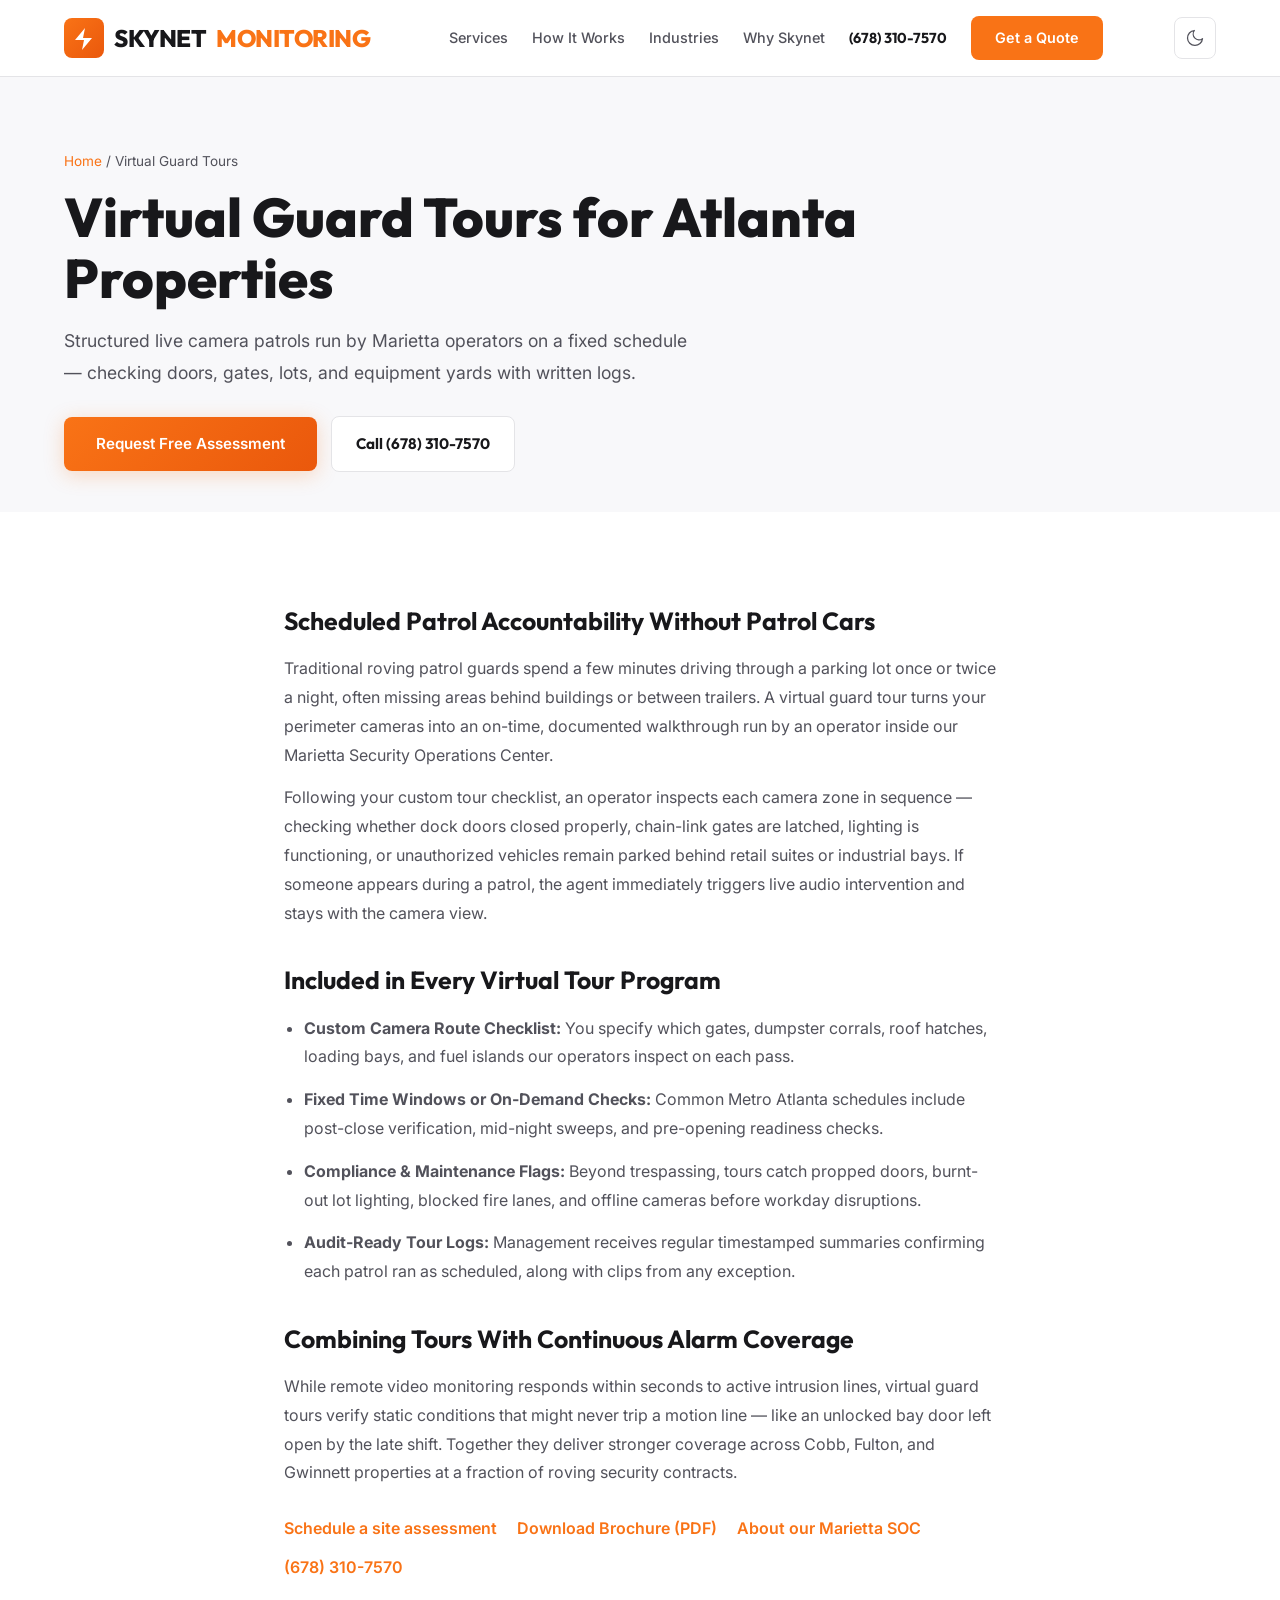
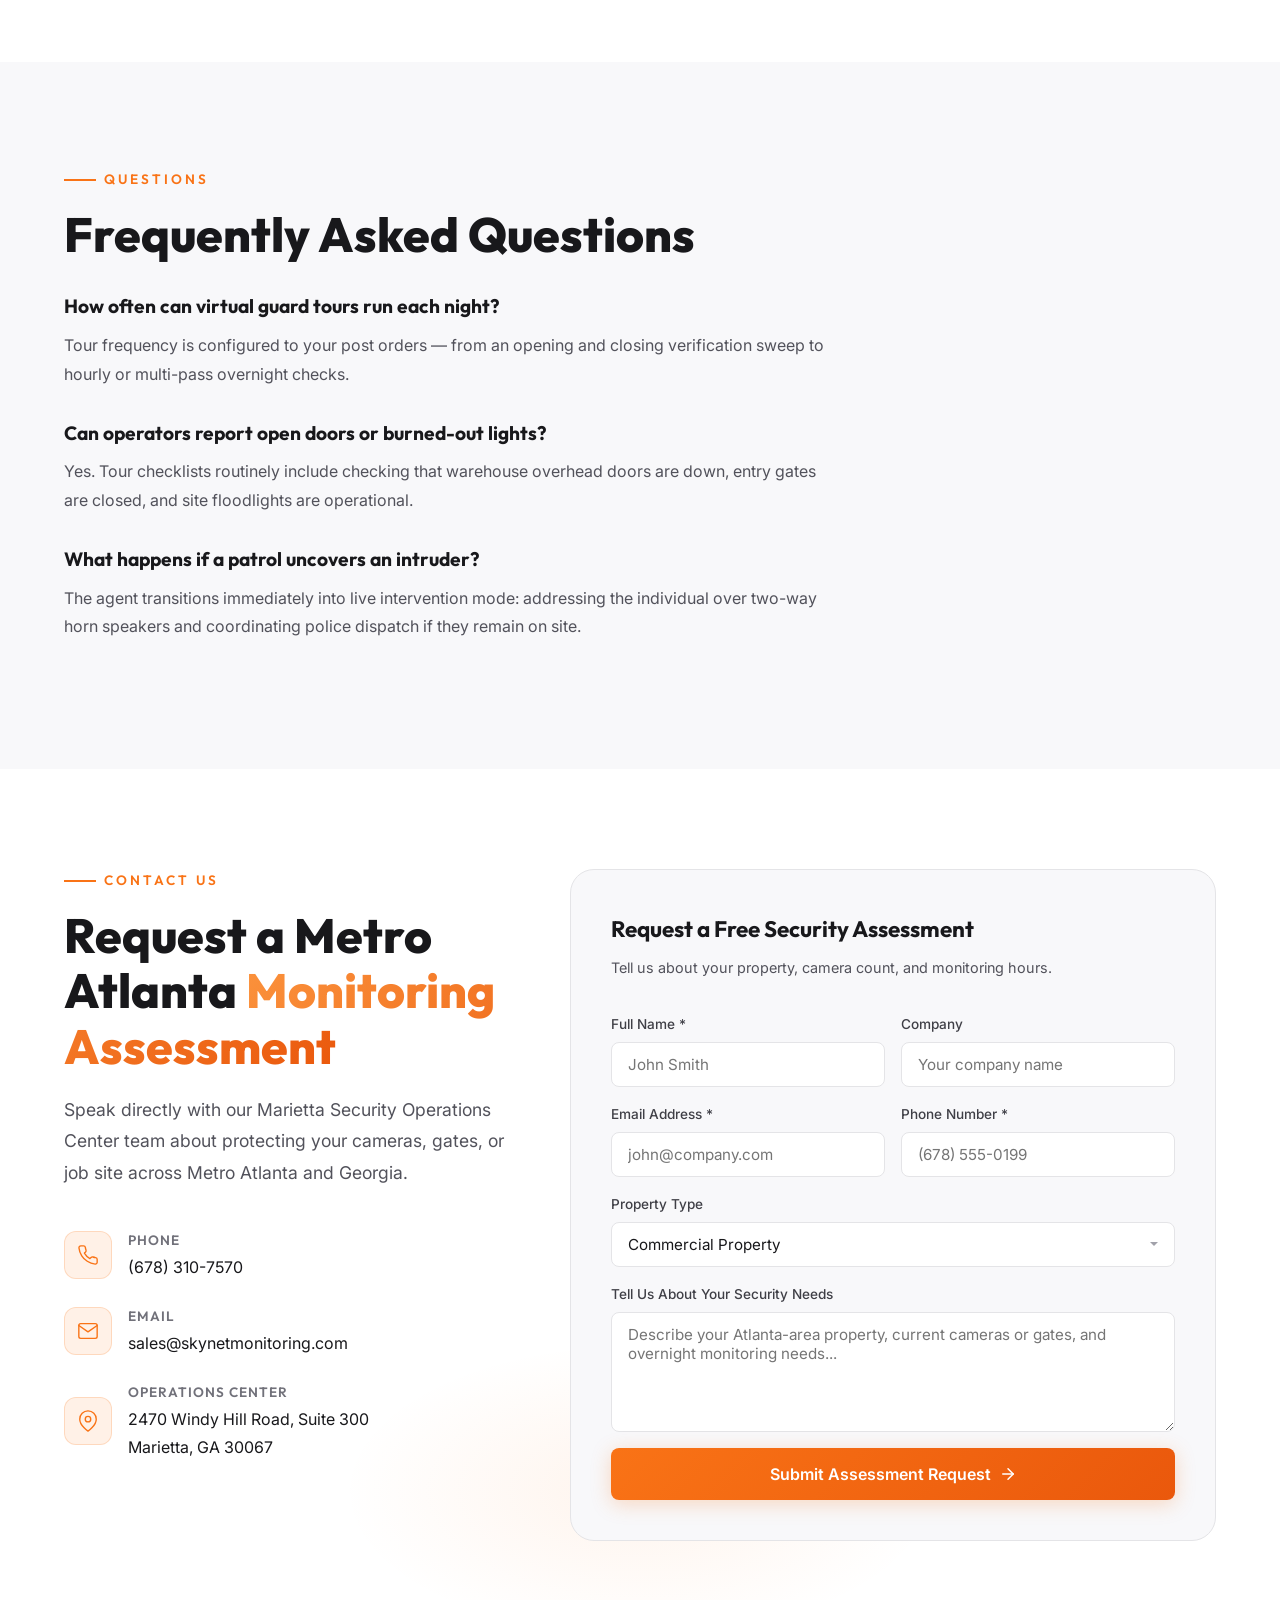
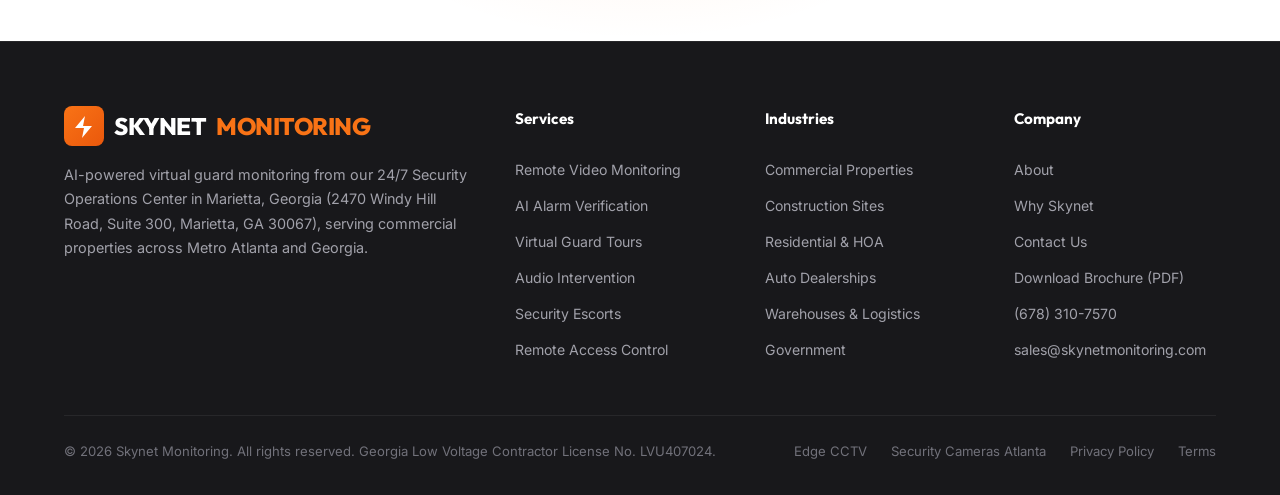
<file: virtual-guard-tours/index.html>
<!DOCTYPE html>
<html lang="en">
<head>
  <meta charset="UTF-8">
  <meta name="viewport" content="width=device-width, initial-scale=1.0">
  <script async src="https://www.googletagmanager.com/gtag/js?id=G-JDWJHD9QR2"></script>
  <script>
    window.dataLayer = window.dataLayer || [];
    function gtag(){dataLayer.push(arguments);}
    gtag('js', new Date());
    gtag('config', 'G-JDWJHD9QR2');
  </script>
  <link rel="preconnect" href="https://fonts.googleapis.com">
  <link rel="preconnect" href="https://fonts.gstatic.com" crossorigin>
  <link rel="preconnect" href="https://www.googletagmanager.com">
  <link rel="dns-prefetch" href="https://formsubmit.co">
  <title>Virtual Guard Tours Atlanta | Skynet Monitoring</title>
  <meta name="description" content="Scheduled virtual guard camera patrols across Metro Atlanta gates, loading docks, and lots from our Marietta SOC. Call (678) 310-7570.">
  <meta name="robots" content="index, follow">
  <link rel="canonical" href="https://skynetmonitoring.com/virtual-guard-tours/">
  <meta property="og:type" content="website">
  <meta property="og:url" content="https://skynetmonitoring.com/virtual-guard-tours/">
  <meta property="og:title" content="Virtual Guard Tours Atlanta | Skynet Monitoring">
  <meta property="og:description" content="Scheduled virtual guard camera patrols across Metro Atlanta gates, loading docks, and lots from our Marietta SOC. Call (678) 310-7570.">
  <meta property="og:image" content="https://skynetmonitoring.com/hero-bg.webp">
  <meta property="og:locale" content="en_US">
  <meta name="twitter:card" content="summary_large_image">
  <meta name="twitter:title" content="Virtual Guard Tours Atlanta | Skynet Monitoring">
  <meta name="twitter:description" content="Scheduled virtual guard camera patrols across Metro Atlanta gates, loading docks, and lots from our Marietta SOC. Call (678) 310-7570.">
  <meta name="twitter:image" content="https://skynetmonitoring.com/hero-bg.webp">
  <script type="application/ld+json">
  {
  "@context": "https://schema.org",
  "@graph": [
    {
      "@type": "BreadcrumbList",
      "itemListElement": [
        {
          "@type": "ListItem",
          "position": 1,
          "name": "Home",
          "item": "https://skynetmonitoring.com/"
        },
        {
          "@type": "ListItem",
          "position": 2,
          "name": "Virtual Guard Tours",
          "item": "https://skynetmonitoring.com/virtual-guard-tours/"
        }
      ]
    },
    {
      "@type": "Service",
      "name": "Virtual Guard Tours",
      "serviceType": "Virtual Guard Tours",
      "url": "https://skynetmonitoring.com/virtual-guard-tours/",
      "description": "Scheduled virtual guard camera patrols across Metro Atlanta gates, loading docks, and lots from our Marietta SOC. Call (678) 310-7570.",
      "provider": {
        "@type": "ProfessionalService",
        "name": "Skynet Monitoring",
        "url": "https://skynetmonitoring.com/",
        "telephone": "+1-678-310-7570",
        "email": "sales@skynetmonitoring.com",
        "address": {
          "@type": "PostalAddress",
          "streetAddress": "2470 Windy Hill Road, Suite 300",
          "addressLocality": "Marietta",
          "addressRegion": "GA",
          "postalCode": "30067",
          "addressCountry": "US"
        }
      },
      "areaServed": [
        {
          "@type": "City",
          "name": "Atlanta"
        },
        {
          "@type": "City",
          "name": "Marietta"
        },
        {
          "@type": "AdministrativeArea",
          "name": "Georgia"
        }
      ]
    },
    {
      "@type": "FAQPage",
      "mainEntity": [
        {
          "@type": "Question",
          "name": "How often can virtual guard tours run each night?",
          "acceptedAnswer": {
            "@type": "Answer",
            "text": "Tour frequency is configured to your post orders — from an opening and closing verification sweep to hourly or multi-pass overnight checks."
          }
        },
        {
          "@type": "Question",
          "name": "Can operators report open doors or burned-out lights?",
          "acceptedAnswer": {
            "@type": "Answer",
            "text": "Yes. Tour checklists routinely include checking that warehouse overhead doors are down, entry gates are closed, and site floodlights are operational."
          }
        },
        {
          "@type": "Question",
          "name": "What happens if a patrol uncovers an intruder?",
          "acceptedAnswer": {
            "@type": "Answer",
            "text": "The agent transitions immediately into live intervention mode: addressing the individual over two-way horn speakers and coordinating police dispatch if they remain on site."
          }
        }
      ]
    }
  ]
}
  </script>
  <link rel="stylesheet" href="https://fonts.googleapis.com/css2?family=Inter:wght@300;400;500;600;700&family=Outfit:wght@400;500;600;700;800;900&display=swap" media="print" onload="this.media='all'">
  <noscript>
    <link rel="stylesheet" href="https://fonts.googleapis.com/css2?family=Inter:wght@300;400;500;600;700&family=Outfit:wght@400;500;600;700;800;900&display=swap">
  </noscript>
  <link rel="stylesheet" href="/index.css">
  <link rel="icon" type="image/svg+xml" href="data:image/svg+xml,%3Csvg xmlns='http://www.w3.org/2000/svg' viewBox='0 0 32 32'%3E%3Crect width='32' height='32' rx='6' fill='%23f97316'/%3E%3Cpath d='M16 8 L10 14 L16 14 L14 24 L22 16 L16 16 Z' fill='white'/%3E%3C/svg%3E">
</head>
<body>
  <header class="header" id="header">
    <div class="container">
      <a href="/" class="logo" aria-label="Skynet Monitoring Home">
        <div class="logo-icon">
          <svg xmlns="http://www.w3.org/2000/svg" viewBox="0 0 24 24">
            <path d="M13 2L3 14h9l-2 10 10-12h-9l2-10z" />
          </svg>
        </div>
        SKYNET <span>MONITORING</span>
      </a>
      <nav class="nav-links" id="navLinks" aria-label="Main navigation">
        <a href="/#services">Services</a>
        <a href="/#how-it-works">How It Works</a>
        <a href="/#industries">Industries</a>
        <a href="/#why-skynet">Why Skynet</a>
        <a href="tel:+16783107570" class="nav-phone">(678) 310-7570</a>
        <a href="#contact" class="nav-cta">Get a Quote</a>
      </nav>
      <button class="theme-toggle" id="themeToggle" aria-label="Toggle light/dark theme" title="Toggle light/dark theme">
        <svg class="icon-moon" xmlns="http://www.w3.org/2000/svg" viewBox="0 0 24 24" fill="none" stroke="currentColor" stroke-width="1.5" stroke-linecap="round" stroke-linejoin="round"><path d="M21 12.79A9 9 0 1 1 11.21 3 7 7 0 0 0 21 12.79z" /></svg>
        <svg class="icon-sun" xmlns="http://www.w3.org/2000/svg" viewBox="0 0 24 24" fill="none" stroke="currentColor" stroke-width="1.5" stroke-linecap="round" stroke-linejoin="round"><circle cx="12" cy="12" r="5" /><line x1="12" y1="1" x2="12" y2="3" /><line x1="12" y1="21" x2="12" y2="23" /><line x1="4.22" y1="4.22" x2="5.64" y2="5.64" /><line x1="18.36" y1="18.36" x2="19.78" y2="19.78" /><line x1="1" y1="12" x2="3" y2="12" /><line x1="21" y1="12" x2="23" y2="12" /><line x1="4.22" y1="19.78" x2="5.64" y2="18.36" /><line x1="18.36" y1="5.64" x2="19.78" y2="4.22" /></svg>
      </button>
      <button class="menu-toggle" id="menuToggle" aria-label="Toggle mobile menu" aria-expanded="false"><span></span><span></span><span></span></button>
    </div>
  </header>
  <main>
    <section class="page-hero">
      <div class="container">
        <p class="breadcrumb"><a href="/">Home</a> / Virtual Guard Tours</p>
        <h1>Virtual Guard Tours for Atlanta Properties</h1>
        <p class="lede">Structured live camera patrols run by Marietta operators on a fixed schedule — checking doors, gates, lots, and equipment yards with written logs.</p>
        <div class="page-hero-actions">
          <a href="#contact" class="btn btn-primary">Request Free Assessment</a>
          <a href="tel:+16783107570" class="page-hero-phone">Call (678) 310-7570</a>
        </div>
      </div>
    </section>
    <section class="page-body">
      <div class="container page-copy">
        
        <h2>Scheduled Patrol Accountability Without Patrol Cars</h2>
        <p>Traditional roving patrol guards spend a few minutes driving through a parking lot once or twice a night, often missing areas behind buildings or between trailers. A virtual guard tour turns your perimeter cameras into an on-time, documented walkthrough run by an operator inside our Marietta Security Operations Center.</p>
        <p>Following your custom tour checklist, an operator inspects each camera zone in sequence — checking whether dock doors closed properly, chain-link gates are latched, lighting is functioning, or unauthorized vehicles remain parked behind retail suites or industrial bays. If someone appears during a patrol, the agent immediately triggers <a href="/audio-intervention/">live audio intervention</a> and stays with the camera view.</p>
        <h2>Included in Every Virtual Tour Program</h2>
        <ul>
          <li><strong>Custom Camera Route Checklist:</strong> You specify which gates, dumpster corrals, roof hatches, loading bays, and fuel islands our operators inspect on each pass.</li>
          <li><strong>Fixed Time Windows or On-Demand Checks:</strong> Common Metro Atlanta schedules include post-close verification, mid-night sweeps, and pre-opening readiness checks.</li>
          <li><strong>Compliance &amp; Maintenance Flags:</strong> Beyond trespassing, tours catch propped doors, burnt-out lot lighting, blocked fire lanes, and offline cameras before workday disruptions.</li>
          <li><strong>Audit-Ready Tour Logs:</strong> Management receives regular timestamped summaries confirming each patrol ran as scheduled, along with clips from any exception.</li>
        </ul>
        <h2>Combining Tours With Continuous Alarm Coverage</h2>
        <p>While <a href="/remote-video-monitoring/">remote video monitoring</a> responds within seconds to active intrusion lines, virtual guard tours verify static conditions that might never trip a motion line — like an unlocked bay door left open by the late shift. Together they deliver stronger coverage across Cobb, Fulton, and Gwinnett properties at a fraction of roving security contracts.</p>
        <div class="page-links">
          <a href="#contact">Schedule a site assessment</a>
          <a href="/skynet-monitoring-brochure.pdf" target="_blank" rel="noopener">Download Brochure (PDF)</a>
          <a href="/about/">About our Marietta SOC</a>
          <a href="tel:+16783107570">(678) 310-7570</a>
        </div>
      </div>
    </section>
    <section class="faq" id="faq">
      <div class="container">
        <div class="section-label">Questions</div>
        <h2 class="section-title">Frequently Asked Questions</h2>
        <div class="faq-list">
          <div class="faq-item">
            <h3>How often can virtual guard tours run each night?</h3>
            <p>Tour frequency is configured to your post orders — from an opening and closing verification sweep to hourly or multi-pass overnight checks.</p>
          </div>
          <div class="faq-item">
            <h3>Can operators report open doors or burned-out lights?</h3>
            <p>Yes. Tour checklists routinely include checking that warehouse overhead doors are down, entry gates are closed, and site floodlights are operational.</p>
          </div>
          <div class="faq-item">
            <h3>What happens if a patrol uncovers an intruder?</h3>
            <p>The agent transitions immediately into live intervention mode: addressing the individual over two-way horn speakers and coordinating police dispatch if they remain on site.</p>
          </div>
        </div>
      </div>
    </section>
    <section class="contact" id="contact">
      <div class="container">
        <div class="contact-wrapper">
          <div class="contact-info">
            <div class="section-label">Contact Us</div>
            <h2 class="section-title">Request a Metro Atlanta <span class="text-gradient">Monitoring Assessment</span></h2>
            <p class="section-subtitle">Speak directly with our Marietta Security Operations Center team about protecting your cameras, gates, or job site across Metro Atlanta and Georgia.</p>
            <div class="contact-details">
              <div class="contact-item">
                <div class="contact-item-icon">
                  <svg xmlns="http://www.w3.org/2000/svg" viewBox="0 0 24 24" fill="none" stroke="currentColor" stroke-width="1.5" stroke-linecap="round" stroke-linejoin="round"><path d="M22 16.92v3a2 2 0 0 1-2.18 2 19.79 19.79 0 0 1-8.63-3.07 19.5 19.5 0 0 1-6-6 19.79 19.79 0 0 1-3.07-8.67A2 2 0 0 1 4.11 2h3a2 2 0 0 1 2 1.72c.127.96.361 1.903.7 2.81a2 2 0 0 1-.45 2.11L8.09 9.91a16 16 0 0 0 6 6l1.27-1.27a2 2 0 0 1 2.11-.45c.907.339 1.85.573 2.81.7A2 2 0 0 1 22 16.92z" /></svg>
                </div>
                <div>
                  <h4>Phone</h4>
                  <a href="tel:+16783107570">(678) 310-7570</a>
                </div>
              </div>
              <div class="contact-item">
                <div class="contact-item-icon">
                  <svg xmlns="http://www.w3.org/2000/svg" viewBox="0 0 24 24" fill="none" stroke="currentColor" stroke-width="1.5" stroke-linecap="round" stroke-linejoin="round"><path d="M4 4h16c1.1 0 2 .9 2 2v12c0 1.1-.9 2-2 2H4c-1.1 0-2-.9-2-2V6c0-1.1.9-2 2-2z" /><polyline points="22,6 12,13 2,6" /></svg>
                </div>
                <div>
                  <h4>Email</h4>
                  <a href="mailto:sales@skynetmonitoring.com">sales@skynetmonitoring.com</a>
                </div>
              </div>
              <div class="contact-item">
                <div class="contact-item-icon">
                  <svg xmlns="http://www.w3.org/2000/svg" viewBox="0 0 24 24" fill="none" stroke="currentColor" stroke-width="1.5" stroke-linecap="round" stroke-linejoin="round"><path d="M21 10c0 7-9 13-9 13s-9-6-9-13a9 9 0 0 1 18 0z" /><circle cx="12" cy="10" r="3" /></svg>
                </div>
                <div>
                  <h4>Operations Center</h4>
                  <p>2470 Windy Hill Road, Suite 300<br>Marietta, GA 30067</p>
                </div>
              </div>
            </div>
          </div>
          <div class="contact-form-wrapper">
            <h3>Request a Free Security Assessment</h3>
            <p>Tell us about your property, camera count, and monitoring hours.</p>
            <form id="contactForm" action="https://formsubmit.co/sales@skynetmonitoring.com" method="POST">
              <input type="hidden" name="_subject" value="New Assessment Request (Virtual Guard Tours) — Skynet Monitoring">
              <input type="hidden" name="_captcha" value="false">
              <input type="hidden" name="_template" value="table">
              <input type="hidden" name="source_page" value="/virtual-guard-tours/">
              <input type="text" name="_honey" style="display:none">
              <div class="form-grid">
                <div class="form-group">
                  <label for="name">Full Name *</label>
                  <input type="text" id="name" name="name" required placeholder="John Smith">
                </div>
                <div class="form-group">
                  <label for="company">Company</label>
                  <input type="text" id="company" name="company" placeholder="Your company name">
                </div>
                <div class="form-group">
                  <label for="email">Email Address *</label>
                  <input type="email" id="email" name="email" required placeholder="john@company.com">
                </div>
                <div class="form-group">
                  <label for="phone">Phone Number *</label>
                  <input type="tel" id="phone" name="phone" required placeholder="(678) 555-0199">
                </div>
                <div class="form-group full-width">
                  <label for="property-type">Property Type</label>
                  <select id="property-type" name="property_type">
                    <option value="">Select property type...</option>
                    <option value="commercial" selected>Commercial Property</option>
                    <option value="construction">Construction Site</option>
                    <option value="residential">Residential / HOA</option>
                    <option value="auto-dealership">Auto Dealership</option>
                    <option value="warehouse">Warehouse / Logistics</option>
                    <option value="government">Government / Municipal</option>
                    <option value="retail">Retail</option>
                    <option value="other">Other</option>
                  </select>
                </div>
                <div class="form-group full-width">
                  <label for="message">Tell Us About Your Security Needs</label>
                  <textarea id="message" name="message" placeholder="Describe your Atlanta-area property, current cameras or gates, and overnight monitoring needs..."></textarea>
                </div>
              </div>
              <div class="form-submit">
                <button type="submit" class="btn btn-primary" id="submitBtn">
                  Submit Assessment Request
                  <svg xmlns="http://www.w3.org/2000/svg" viewBox="0 0 24 24" fill="none" stroke="currentColor" stroke-width="2" stroke-linecap="round" stroke-linejoin="round"><path d="M5 12h14"/><path d="m12 5 7 7-7 7"/></svg>
                </button>
              </div>
              <div class="form-status" id="formStatus"></div>
            </form>
          </div>
        </div>
      </div>
    </section>
  </main>
  <footer class="footer" id="footer">
    <div class="container">
      <div class="footer-grid">
        <div class="footer-brand">
          <a href="/" class="logo">
            <div class="logo-icon"><svg xmlns="http://www.w3.org/2000/svg" viewBox="0 0 24 24"><path d="M13 2L3 14h9l-2 10 10-12h-9l2-10z" fill="white" /></svg></div>
            SKYNET <span>MONITORING</span>
          </a>
          <p>AI-powered virtual guard monitoring from our 24/7 Security Operations Center in Marietta, Georgia (2470 Windy Hill Road, Suite 300, Marietta, GA 30067), serving commercial properties across Metro Atlanta and Georgia.</p>
        </div>
        <div class="footer-col">
          <h4>Services</h4>
          <a href="/remote-video-monitoring/">Remote Video Monitoring</a>
          <a href="/alarm-verification/">AI Alarm Verification</a>
          <a href="/virtual-guard-tours/">Virtual Guard Tours</a>
          <a href="/audio-intervention/">Audio Intervention</a>
          <a href="/virtual-escorts/">Security Escorts</a>
          <a href="/remote-access-control/">Remote Access Control</a>
        </div>
        <div class="footer-col">
          <h4>Industries</h4>
          <a href="/#industry-commercial">Commercial Properties</a>
          <a href="/construction-site-monitoring/">Construction Sites</a>
          <a href="/#industry-residential">Residential &amp; HOA</a>
          <a href="/dealership-security-monitoring/">Auto Dealerships</a>
          <a href="/#industry-warehouse">Warehouses &amp; Logistics</a>
          <a href="/#industry-government">Government</a>
        </div>
        <div class="footer-col">
          <h4>Company</h4>
          <a href="/about/">About</a>
          <a href="/#why-skynet">Why Skynet</a>
          <a href="#contact">Contact Us</a>
          <a href="/skynet-monitoring-brochure.pdf" target="_blank" rel="noopener">Download Brochure (PDF)</a>
          <a href="tel:+16783107570">(678) 310-7570</a>
          <a href="mailto:sales@skynetmonitoring.com">sales@skynetmonitoring.com</a>
        </div>
      </div>
      <div class="footer-bottom">
        <p>&copy; 2026 Skynet Monitoring. All rights reserved. Georgia Low Voltage Contractor License No. LVU407024.</p>
        <div class="footer-bottom-links">
          <a href="https://edgebusinesssecuritycameras.com/" target="_blank" rel="noopener">Edge CCTV</a>
          <a href="https://securitycamerasatlanta.com/" target="_blank" rel="noopener">Security Cameras Atlanta</a>
          <a href="https://edgebusinesssecuritycameras.com/privacy-policy/" target="_blank" rel="noopener">Privacy Policy</a>
          <a href="https://edgebusinesssecuritycameras.com/terms/" target="_blank" rel="noopener">Terms</a>
        </div>
      </div>
    </div>
  </footer>
  <script src="/main.js" defer></script>
</body>
</html>
</file>
<file: index.css>
/* ============================================
   SKYNET MONITORING — Design System & Styles
   ============================================ */

/* --- Google Fonts loaded via non-blocking <link> in HTML --- */
/* Fallback stacks defined below ensure text is visible during font load */

/* --- CSS Custom Properties --- */
:root {
  /* Brand Colors — Orange & White */
  --orange-50: #fff7ed;
  --orange-100: #ffedd5;
  --orange-200: #fed7aa;
  --orange-300: #fdba74;
  --orange-400: #fb923c;
  --orange-500: #f97316;
  --orange-600: #ea580c;
  --orange-700: #c2410c;

  /* Neutrals */
  --white: #ffffff;
  --gray-50: #fafafa;
  --gray-100: #f4f4f5;
  --gray-200: #e4e4e7;
  --gray-300: #d4d4d8;
  --gray-400: #a1a1aa;
  --gray-500: #71717a;
  --gray-600: #52525b;
  --gray-700: #3f3f46;
  --gray-800: #27272a;
  --gray-900: #18181b;
  --gray-950: #09090b;

  /* Semantic */
  --primary: var(--orange-500);
  --primary-light: var(--orange-400);
  --primary-dark: var(--orange-600);
  --bg-body: #ffffff;
  --bg-section: #f8f8fa;
  --bg-card: #ffffff;
  --bg-card-hover: var(--gray-50);
  --text-primary: var(--gray-900);
  --text-secondary: var(--gray-600);
  --text-muted: var(--gray-500);
  --border-color: var(--gray-200);
  --border-hover: rgba(249, 115, 22, 0.4);

  /* Typography */
  --font-heading: 'Outfit', -apple-system, BlinkMacSystemFont, 'Segoe UI', sans-serif;
  --font-body: 'Inter', -apple-system, BlinkMacSystemFont, 'Segoe UI', sans-serif;

  /* Spacing */
  --section-padding: 100px 0;
  --container-width: 1200px;
  --container-padding: 0 24px;

  /* Effects */
  --transition-fast: 0.2s ease;
  --transition-base: 0.3s ease;
  --transition-slow: 0.5s ease;
  --shadow-card: 0 4px 24px rgba(0, 0, 0, 0.08);
  --shadow-glow: 0 0 40px rgba(249, 115, 22, 0.12);
  --radius-sm: 8px;
  --radius-md: 12px;
  --radius-lg: 16px;
  --radius-xl: 24px;
}

/* --- Reset & Base --- */
*,
*::before,
*::after {
  margin: 0;
  padding: 0;
  box-sizing: border-box;
}

html {
  scroll-behavior: smooth;
  font-size: 16px;
}

body {
  font-family: var(--font-body);
  background-color: var(--bg-body);
  color: var(--text-primary);
  line-height: 1.7;
  overflow-x: hidden;
  -webkit-font-smoothing: antialiased;
  -moz-osx-font-smoothing: grayscale;
}

a {
  color: inherit;
  text-decoration: none;
}

img {
  max-width: 100%;
  height: auto;
  display: block;
}

ul,
ol {
  list-style: none;
}

button {
  cursor: pointer;
  border: none;
  background: none;
  font-family: inherit;
}

/* --- Utility --- */
.container {
  max-width: var(--container-width);
  margin: 0 auto;
  padding: var(--container-padding);
}

.section-label {
  display: inline-flex;
  align-items: center;
  gap: 8px;
  font-family: var(--font-heading);
  font-size: 0.85rem;
  font-weight: 600;
  text-transform: uppercase;
  letter-spacing: 3px;
  color: var(--primary);
  margin-bottom: 16px;
}

.section-label::before {
  content: '';
  width: 32px;
  height: 2px;
  background: var(--primary);
}

.section-title {
  font-family: var(--font-heading);
  font-size: clamp(2rem, 4vw, 3rem);
  font-weight: 800;
  line-height: 1.15;
  margin-bottom: 20px;
}

.section-subtitle {
  font-size: 1.1rem;
  color: var(--text-secondary);
  max-width: 640px;
  line-height: 1.8;
}

.text-gradient {
  background: linear-gradient(135deg, var(--orange-400), var(--orange-600));
  -webkit-background-clip: text;
  -webkit-text-fill-color: transparent;
  background-clip: text;
}

/* --- Scroll Reveal --- */
.reveal {
  opacity: 0;
  transform: translateY(30px);
  transition: opacity 0.7s cubic-bezier(0.16, 1, 0.3, 1),
    transform 0.7s cubic-bezier(0.16, 1, 0.3, 1);
}

.reveal.visible {
  opacity: 1;
  transform: translateY(0);
}

/* Respect user motion preferences — also helps mobile perf */
@media (prefers-reduced-motion: reduce) {
  .reveal {
    opacity: 1;
    transform: none;
    transition: none;
  }

  .hero h1,
  .hero p,
  .hero-actions,
  .hero-stats,
  .hero-badge {
    animation: none;
    opacity: 1;
  }
}

/* ============================================
   HEADER / NAVIGATION
   ============================================ */
.header {
  position: fixed;
  top: 0;
  left: 0;
  right: 0;
  z-index: 1000;
  padding: 16px 0;
  background: rgba(255, 255, 255, 0.94);
  backdrop-filter: blur(16px);
  -webkit-backdrop-filter: blur(16px);
  border-bottom: 1px solid var(--border-color);
  transition: all var(--transition-base);
}

.header.scrolled {
  padding: 12px 0;
  background: rgba(255, 255, 255, 0.97);
  backdrop-filter: blur(20px);
  -webkit-backdrop-filter: blur(20px);
  border-bottom: 1px solid var(--border-color);
  box-shadow: 0 1px 12px rgba(0, 0, 0, 0.06);
}

.header .container {
  display: flex;
  align-items: center;
  justify-content: space-between;
}

.logo {
  display: flex;
  align-items: center;
  gap: 10px;
  font-family: var(--font-heading);
  font-size: 1.5rem;
  font-weight: 800;
  letter-spacing: -0.5px;
  z-index: 1001;
  color: var(--gray-900);
}

.logo-icon {
  width: 40px;
  height: 40px;
  background: linear-gradient(135deg, var(--orange-500), var(--orange-600));
  border-radius: var(--radius-sm);
  display: flex;
  align-items: center;
  justify-content: center;
}

.logo-icon svg {
  width: 24px;
  height: 24px;
  fill: white;
}

.logo span {
  color: var(--primary);
}

.nav-links {
  display: flex;
  align-items: center;
  gap: 24px;
}

.nav-links a {
  font-size: 0.9rem;
  font-weight: 500;
  color: var(--gray-600);
  transition: color var(--transition-fast);
  position: relative;
  white-space: nowrap;
}

.nav-links a::after {
  content: '';
  position: absolute;
  bottom: -4px;
  left: 0;
  width: 0;
  height: 2px;
  background: var(--primary);
  transition: width var(--transition-base);
}

.nav-links a:hover,
.nav-links a.active {
  color: var(--gray-900);
}

.nav-links a:hover::after,
.nav-links a.active::after {
  width: 100%;
}

.nav-links a.nav-phone {
  font-family: var(--font-heading);
  font-weight: 700;
  color: var(--gray-900);
}

.nav-links a.nav-phone::after {
  display: none;
}

.nav-links a.nav-phone:hover {
  color: var(--primary);
}

.nav-cta {
  padding: 10px 24px !important;
  background: var(--primary) !important;
  color: var(--white) !important;
  border-radius: var(--radius-sm);
  font-weight: 600 !important;
  transition: all var(--transition-base) !important;
}

.nav-cta::after {
  display: none !important;
}

.nav-cta:hover {
  background: var(--primary-dark) !important;
  transform: translateY(-1px);
  box-shadow: 0 4px 20px rgba(249, 115, 22, 0.3);
}

/* Mobile Menu Toggle */
.menu-toggle {
  display: none;
  flex-direction: column;
  gap: 5px;
  z-index: 1001;
  padding: 4px;
}

.menu-toggle span {
  width: 24px;
  height: 2px;
  background: var(--gray-900);
  transition: all var(--transition-base);
  transform-origin: center;
}

.menu-toggle.active span:nth-child(1) {
  transform: rotate(45deg) translate(5px, 5px);
}

.menu-toggle.active span:nth-child(2) {
  opacity: 0;
}

.menu-toggle.active span:nth-child(3) {
  transform: rotate(-45deg) translate(5px, -5px);
}

/* ============================================
   HERO SECTION
   ============================================ */
.hero {
  position: relative;
  min-height: 100vh;
  display: flex;
  align-items: center;
  overflow: hidden;
  background-color: #0c0c10;
}

.hero-bg {
  position: absolute;
  inset: 0;
  z-index: 0;
}

.hero-bg img,
.hero-bg picture {
  width: 100%;
  height: 100%;
}

.hero-bg img {
  object-fit: cover;
  opacity: 0.4;
}

.hero-bg::after {
  content: '';
  position: absolute;
  inset: 0;
  background: linear-gradient(180deg,
      rgba(12, 12, 16, 0.72) 0%,
      rgba(12, 12, 16, 0.82) 60%,
      rgba(12, 12, 16, 0.95) 100%);
}

.hero .container {
  position: relative;
  z-index: 1;
  padding-top: 120px;
  padding-bottom: 80px;
}

.hero-content {
  max-width: 720px;
}

.hero-badge {
  display: inline-flex;
  align-items: center;
  gap: 8px;
  padding: 8px 16px;
  background: rgba(249, 115, 22, 0.1);
  border: 1px solid rgba(249, 115, 22, 0.25);
  border-radius: 100px;
  font-size: 0.8rem;
  font-weight: 600;
  color: var(--orange-400);
  text-transform: uppercase;
  letter-spacing: 1.5px;
  margin-bottom: 28px;
  animation: fadeInUp 0.8s ease forwards;
}

.hero-badge svg {
  width: 16px;
  height: 16px;
}

.hero h1 {
  font-family: var(--font-heading);
  font-size: clamp(2.5rem, 5.5vw, 4.2rem);
  font-weight: 900;
  line-height: 1.1;
  color: #ffffff;
  margin-bottom: 24px;
  animation: fadeInUp 0.8s ease 0.1s forwards;
  opacity: 0;
}

.hero p {
  font-size: 1.15rem;
  color: #e4e4e7;
  line-height: 1.8;
  margin-bottom: 40px;
  max-width: 560px;
  animation: fadeInUp 0.8s ease 0.2s forwards;
  opacity: 0;
}

.hero-actions {
  display: flex;
  gap: 16px;
  flex-wrap: wrap;
  animation: fadeInUp 0.8s ease 0.3s forwards;
  opacity: 0;
}

.btn {
  display: inline-flex;
  align-items: center;
  gap: 8px;
  padding: 14px 32px;
  font-family: var(--font-body);
  font-size: 0.95rem;
  font-weight: 600;
  border-radius: var(--radius-sm);
  transition: all var(--transition-base);
}

.btn-primary {
  background: linear-gradient(135deg, var(--orange-500), var(--orange-600));
  color: var(--white);
  box-shadow: 0 4px 20px rgba(249, 115, 22, 0.25);
}

.btn-primary:hover {
  transform: translateY(-2px);
  box-shadow: 0 8px 30px rgba(249, 115, 22, 0.4);
}

.btn-outline {
  border: 1px solid rgba(255, 255, 255, 0.5);
  color: #ffffff;
  background: rgba(255, 255, 255, 0.08);
}

.btn-outline:hover {
  border-color: var(--white);
  background: rgba(255, 255, 255, 0.15);
  transform: translateY(-2px);
}

.btn svg {
  width: 18px;
  height: 18px;
}

.hero-stats {
  display: flex;
  gap: 48px;
  margin-top: 64px;
  padding-top: 40px;
  border-top: 1px solid rgba(255, 255, 255, 0.16);
  animation: fadeInUp 0.8s ease 0.4s forwards;
  opacity: 0;
}

.hero-stat h3 {
  font-family: var(--font-heading);
  font-size: 2.2rem;
  font-weight: 800;
  color: var(--primary);
}

.hero-stat p {
  font-size: 0.85rem;
  color: #d4d4d8;
  margin-bottom: 0;
  animation: none;
  opacity: 1;
}

@keyframes fadeInUp {
  from {
    opacity: 0;
    transform: translateY(20px);
  }

  to {
    opacity: 1;
    transform: translateY(0);
  }
}

/* ============================================
   SERVICES SECTION
   ============================================ */
.services {
  padding: var(--section-padding);
  background: var(--bg-body);
}

.services-header {
  text-align: center;
  margin-bottom: 64px;
}

.services-header .section-subtitle {
  margin: 0 auto;
}

.services-grid {
  display: grid;
  grid-template-columns: repeat(3, 1fr);
  gap: 24px;
}

.service-card {
  background: var(--bg-card);
  border: 1px solid var(--border-color);
  border-radius: var(--radius-lg);
  padding: 36px;
  transition: all var(--transition-base);
  position: relative;
  overflow: hidden;
  box-shadow: 0 1px 4px rgba(0, 0, 0, 0.04);
}

.service-card::before {
  content: '';
  position: absolute;
  top: 0;
  left: 0;
  right: 0;
  height: 3px;
  background: linear-gradient(90deg, var(--orange-500), var(--orange-600));
  opacity: 0;
  transition: opacity var(--transition-base);
}

.service-card:hover {
  border-color: var(--border-hover);
  background: var(--bg-card-hover);
  transform: translateY(-4px);
  box-shadow: var(--shadow-card);
}

.service-card:hover::before {
  opacity: 1;
}

.service-icon {
  width: 56px;
  height: 56px;
  background: rgba(249, 115, 22, 0.1);
  border: 1px solid rgba(249, 115, 22, 0.2);
  border-radius: var(--radius-md);
  display: flex;
  align-items: center;
  justify-content: center;
  margin-bottom: 24px;
  transition: all var(--transition-base);
}

.service-card:hover .service-icon {
  background: rgba(249, 115, 22, 0.15);
  box-shadow: 0 0 20px rgba(249, 115, 22, 0.15);
}

.service-icon svg {
  width: 28px;
  height: 28px;
  stroke: var(--primary);
  fill: none;
  stroke-width: 1.5;
}

.service-card h3 {
  font-family: var(--font-heading);
  font-size: 1.25rem;
  font-weight: 700;
  margin-bottom: 12px;
}

.service-card p {
  font-size: 0.92rem;
  color: var(--text-secondary);
  line-height: 1.7;
}

/* ============================================
   HOW IT WORKS
   ============================================ */
.how-it-works {
  padding: var(--section-padding);
  background: var(--bg-section);
}

.how-header {
  text-align: center;
  margin-bottom: 72px;
}

.how-header .section-subtitle {
  margin: 0 auto;
}

.steps {
  display: grid;
  grid-template-columns: repeat(4, 1fr);
  gap: 32px;
  position: relative;
}

.steps::before {
  content: '';
  position: absolute;
  top: 40px;
  left: 15%;
  right: 15%;
  height: 2px;
  background: linear-gradient(90deg,
      transparent,
      var(--orange-500) 20%,
      var(--orange-500) 80%,
      transparent);
  opacity: 0.3;
}

.step {
  text-align: center;
  position: relative;
}

.step-number {
  width: 80px;
  height: 80px;
  background: var(--white);
  border: 2px solid rgba(249, 115, 22, 0.3);
  border-radius: 50%;
  display: flex;
  align-items: center;
  justify-content: center;
  margin: 0 auto 24px;
  font-family: var(--font-heading);
  font-size: 1.5rem;
  font-weight: 800;
  color: var(--primary);
  position: relative;
  z-index: 1;
  transition: all var(--transition-base);
  box-shadow: 0 2px 8px rgba(0, 0, 0, 0.06);
}

.step:hover .step-number {
  border-color: var(--primary);
  box-shadow: var(--shadow-glow);
  background: rgba(249, 115, 22, 0.06);
}

.step h3 {
  font-family: var(--font-heading);
  font-size: 1.15rem;
  font-weight: 700;
  margin-bottom: 10px;
}

.step p {
  font-size: 0.9rem;
  color: var(--text-secondary);
  line-height: 1.7;
}

/* ============================================
   INDUSTRIES SECTION
   ============================================ */
.industries {
  padding: var(--section-padding);
  background: var(--bg-body);
}

.industries-header {
  text-align: center;
  margin-bottom: 64px;
}

.industries-header .section-subtitle {
  margin: 0 auto;
}

.industries-grid {
  display: grid;
  grid-template-columns: repeat(3, 1fr);
  gap: 24px;
}

.industry-card {
  background: var(--bg-card);
  border: 1px solid var(--border-color);
  border-radius: var(--radius-lg);
  padding: 32px;
  text-align: center;
  transition: all var(--transition-base);
  box-shadow: 0 1px 4px rgba(0, 0, 0, 0.04);
}

.industry-card:hover {
  border-color: var(--border-hover);
  transform: translateY(-4px);
  box-shadow: var(--shadow-card);
}

.industry-icon {
  width: 64px;
  height: 64px;
  margin: 0 auto 20px;
  background: rgba(249, 115, 22, 0.08);
  border-radius: var(--radius-md);
  display: flex;
  align-items: center;
  justify-content: center;
  transition: all var(--transition-base);
}

.industry-card:hover .industry-icon {
  background: rgba(249, 115, 22, 0.15);
  box-shadow: 0 0 20px rgba(249, 115, 22, 0.15);
}

.industry-icon svg {
  width: 32px;
  height: 32px;
  stroke: var(--primary);
  fill: none;
  stroke-width: 1.5;
}

.industry-card h3 {
  font-family: var(--font-heading);
  font-size: 1.1rem;
  font-weight: 700;
  margin-bottom: 8px;
}

.industry-card p {
  font-size: 0.88rem;
  color: var(--text-secondary);
  line-height: 1.7;
}

/* ============================================
   WHY SKYNET SECTION
   ============================================ */
.why-skynet {
  padding: var(--section-padding);
  background: var(--bg-section);
  position: relative;
  overflow: hidden;
}

.why-skynet::before {
  content: '';
  position: absolute;
  top: -200px;
  right: -200px;
  width: 500px;
  height: 500px;
  background: radial-gradient(circle, rgba(249, 115, 22, 0.06) 0%, transparent 70%);
  pointer-events: none;
}

.why-content {
  display: grid;
  grid-template-columns: 1fr 1fr;
  gap: 64px;
  align-items: center;
}

.why-text .section-subtitle {
  margin-bottom: 40px;
}

.why-features {
  display: flex;
  flex-direction: column;
  gap: 20px;
}

.why-feature {
  display: flex;
  gap: 16px;
  align-items: flex-start;
  padding: 20px;
  background: var(--white);
  border: 1px solid var(--border-color);
  border-radius: var(--radius-md);
  transition: all var(--transition-base);
  box-shadow: 0 1px 4px rgba(0, 0, 0, 0.04);
}

.why-feature:hover {
  border-color: var(--border-hover);
  background: var(--bg-card-hover);
}

.why-feature-icon {
  width: 42px;
  height: 42px;
  min-width: 42px;
  background: rgba(249, 115, 22, 0.1);
  border-radius: var(--radius-sm);
  display: flex;
  align-items: center;
  justify-content: center;
}

.why-feature-icon svg {
  width: 22px;
  height: 22px;
  stroke: var(--primary);
  fill: none;
  stroke-width: 1.5;
}

.why-feature h4 {
  font-family: var(--font-heading);
  font-size: 1rem;
  font-weight: 700;
  margin-bottom: 4px;
}

.why-feature p {
  font-size: 0.88rem;
  color: var(--text-secondary);
  line-height: 1.6;
}

.why-visual {
  position: relative;
}

.stats-grid {
  display: grid;
  grid-template-columns: 1fr 1fr;
  gap: 20px;
}

.stat-card {
  background: var(--white);
  border: 1px solid var(--border-color);
  border-radius: var(--radius-lg);
  padding: 32px;
  text-align: center;
  transition: all var(--transition-base);
  box-shadow: 0 1px 4px rgba(0, 0, 0, 0.04);
}

.stat-card:hover {
  border-color: var(--border-hover);
  box-shadow: var(--shadow-glow);
}

.stat-card h3 {
  font-family: var(--font-heading);
  font-size: 2.5rem;
  font-weight: 800;
  color: var(--primary);
  margin-bottom: 4px;
}

.stat-card p {
  font-size: 0.85rem;
  color: var(--text-secondary);
}

/* ============================================
   CONTACT / CTA SECTION
   ============================================ */
.contact {
  padding: var(--section-padding);
  background: var(--bg-body);
  position: relative;
}

.contact::before {
  content: '';
  position: absolute;
  bottom: 0;
  left: 50%;
  transform: translateX(-50%);
  width: 600px;
  height: 300px;
  background: radial-gradient(ellipse, rgba(249, 115, 22, 0.08) 0%, transparent 70%);
  pointer-events: none;
}

.contact-wrapper {
  display: grid;
  grid-template-columns: 1fr 1fr;
  gap: 64px;
  position: relative;
  z-index: 1;
}

.contact-info {
  display: flex;
  flex-direction: column;
}

.contact-info .section-subtitle {
  margin-bottom: 40px;
}

.contact-details {
  display: flex;
  flex-direction: column;
  gap: 24px;
  margin-bottom: 40px;
}

.contact-item {
  display: flex;
  gap: 16px;
  align-items: center;
}

.contact-item-icon {
  width: 48px;
  height: 48px;
  min-width: 48px;
  background: rgba(249, 115, 22, 0.1);
  border: 1px solid rgba(249, 115, 22, 0.2);
  border-radius: var(--radius-md);
  display: flex;
  align-items: center;
  justify-content: center;
}

.contact-item-icon svg {
  width: 22px;
  height: 22px;
  stroke: var(--primary);
  fill: none;
  stroke-width: 1.5;
}

.contact-item h4 {
  font-family: var(--font-heading);
  font-size: 0.85rem;
  font-weight: 600;
  color: var(--text-muted);
  text-transform: uppercase;
  letter-spacing: 1px;
  margin-bottom: 2px;
}

.contact-item p,
.contact-item a {
  font-size: 1rem;
  color: var(--gray-900);
}

.contact-item a:hover {
  color: var(--primary);
}

/* Contact Form */
.contact-form-wrapper {
  background: var(--bg-section);
  border: 1px solid var(--border-color);
  border-radius: var(--radius-xl);
  padding: 40px;
}

.contact-form-wrapper h3 {
  font-family: var(--font-heading);
  font-size: 1.4rem;
  font-weight: 700;
  margin-bottom: 8px;
}

.contact-form-wrapper>p {
  font-size: 0.9rem;
  color: var(--text-secondary);
  margin-bottom: 32px;
}

.form-grid {
  display: grid;
  grid-template-columns: 1fr 1fr;
  gap: 16px;
  margin-bottom: 16px;
}

.form-group {
  display: flex;
  flex-direction: column;
  gap: 6px;
}

.form-group.full-width {
  grid-column: 1 / -1;
}

.form-group label {
  font-size: 0.85rem;
  font-weight: 500;
  color: var(--gray-700);
}

.form-group input,
.form-group textarea,
.form-group select {
  padding: 12px 16px;
  background: var(--white);
  border: 1px solid var(--border-color);
  border-radius: var(--radius-sm);
  color: var(--gray-900);
  font-family: var(--font-body);
  font-size: 0.95rem;
  transition: border-color var(--transition-fast);
  outline: none;
}

.form-group input:focus,
.form-group textarea:focus,
.form-group select:focus {
  border-color: var(--primary);
  box-shadow: 0 0 0 3px rgba(249, 115, 22, 0.1);
}

.form-group textarea {
  min-height: 120px;
  resize: vertical;
}

.form-group select {
  appearance: none;
  background-image: url("data:image/svg+xml,%3Csvg xmlns='http://www.w3.org/2000/svg' width='16' height='16' fill='%23a1a1aa' viewBox='0 0 16 16'%3E%3Cpath d='M4 6l4 4 4-4'/%3E%3C/svg%3E");
  background-repeat: no-repeat;
  background-position: right 12px center;
}

.form-submit {
  margin-top: 8px;
}

.form-submit .btn-primary {
  width: 100%;
  justify-content: center;
  padding: 16px 32px;
  font-size: 1rem;
}

.form-status {
  margin-top: 12px;
  font-size: 0.9rem;
  text-align: center;
  display: none;
}

.form-status.success {
  display: block;
  color: #22c55e;
}

.form-status.error {
  display: block;
  color: #ef4444;
}

/* ============================================
   FOOTER
   ============================================ */
.footer {
  background: var(--gray-900);
  border-top: 1px solid var(--gray-800);
  padding: 64px 0 32px;
  color: var(--white);
}

.footer-grid {
  display: grid;
  grid-template-columns: 2fr 1fr 1fr 1fr;
  gap: 48px;
  margin-bottom: 48px;
}

.footer-brand .logo {
  margin-bottom: 16px;
  color: var(--white) !important;
}

.footer-brand p {
  font-size: 0.9rem;
  color: var(--gray-400);
  line-height: 1.7;
  margin-bottom: 20px;
}

.footer-social {
  display: flex;
  gap: 12px;
}

.footer-social a {
  width: 40px;
  height: 40px;
  background: var(--gray-800);
  border: 1px solid var(--gray-700);
  border-radius: var(--radius-sm);
  display: flex;
  align-items: center;
  justify-content: center;
  transition: all var(--transition-fast);
}

.footer-social a:hover {
  border-color: var(--primary);
  background: rgba(249, 115, 22, 0.1);
}

.footer-social svg {
  width: 18px;
  height: 18px;
  fill: var(--gray-400);
}

.footer-social a:hover svg {
  fill: var(--primary);
}

.footer-col h4 {
  font-family: var(--font-heading);
  font-size: 0.95rem;
  font-weight: 700;
  margin-bottom: 20px;
  color: var(--white);
}

.footer-col a {
  display: block;
  font-size: 0.88rem;
  color: var(--gray-400);
  padding: 6px 0;
  transition: color var(--transition-fast);
}

.footer-col a:hover {
  color: var(--primary);
}

.footer-bottom {
  border-top: 1px solid var(--gray-800);
  padding-top: 24px;
  display: flex;
  justify-content: space-between;
  align-items: center;
}

.footer-bottom p {
  font-size: 0.82rem;
  color: var(--gray-500);
}

.footer-bottom-links {
  display: flex;
  gap: 24px;
}

.footer-bottom-links a {
  font-size: 0.82rem;
  color: var(--gray-500);
  transition: color var(--transition-fast);
}

.footer-bottom-links a:hover {
  color: var(--primary);
}

/* ============================================
   DARK THEME OVERRIDES
   ============================================ */
[data-theme="dark"] {
  --bg-body: #0c0c0e;
  --bg-section: #111114;
  --bg-card: #1a1a1f;
  --bg-card-hover: #222228;
  --text-primary: #ffffff;
  --text-secondary: #a1a1aa;
  --text-muted: #71717a;
  --border-color: rgba(255, 255, 255, 0.08);
  --border-hover: rgba(249, 115, 22, 0.3);
  --shadow-card: 0 4px 24px rgba(0, 0, 0, 0.3);
  --shadow-glow: 0 0 40px rgba(249, 115, 22, 0.15);
}

[data-theme="dark"] .header {
  background: rgba(12, 12, 14, 0.92);
}

[data-theme="dark"] .header.scrolled {
  background: rgba(12, 12, 14, 0.96);
  box-shadow: none;
}

[data-theme="dark"] .logo {
  color: #ffffff;
}

[data-theme="dark"] .nav-links a {
  color: #d4d4d8;
}

[data-theme="dark"] .nav-links a:hover,
[data-theme="dark"] .nav-links a.active {
  color: #ffffff;
}

[data-theme="dark"] .nav-links a.nav-phone {
  color: #ffffff;
}

[data-theme="dark"] .nav-links a.nav-phone:hover {
  color: var(--primary);
}

[data-theme="dark"] .menu-toggle span {
  background: #ffffff;
}

[data-theme="dark"] .hero-bg::after {
  background: linear-gradient(180deg,
      rgba(12, 12, 14, 0.3) 0%,
      rgba(12, 12, 14, 0.6) 50%,
      rgba(12, 12, 14, 1) 100%);
}

[data-theme="dark"] .hero-stat p {
  color: #d4d4d8;
}

[data-theme="dark"] .hero-stats {
  border-top-color: rgba(255, 255, 255, 0.16);
}

[data-theme="dark"] .hero p {
  color: #d4d4d8;
}

[data-theme="dark"] .step-number {
  background: #1a1a1f;
}

[data-theme="dark"] .why-feature {
  background: #1a1a1f;
}

[data-theme="dark"] .stat-card {
  background: #1a1a1f;
}

[data-theme="dark"] .contact-item p,
[data-theme="dark"] .contact-item a {
  color: #ffffff;
}

[data-theme="dark"] .contact-form-wrapper {
  background: #1a1a1f;
}

[data-theme="dark"] .form-group label {
  color: #d4d4d8;
}

[data-theme="dark"] .form-group input,
[data-theme="dark"] .form-group textarea,
[data-theme="dark"] .form-group select {
  background: #0c0c0e;
  color: #ffffff;
  border-color: rgba(255, 255, 255, 0.08);
}

[data-theme="dark"] .service-card,
[data-theme="dark"] .industry-card,
[data-theme="dark"] .why-feature,
[data-theme="dark"] .stat-card,
[data-theme="dark"] .step-number {
  box-shadow: none;
}

/* Theme Toggle Button */
.theme-toggle {
  width: 42px;
  height: 42px;
  border-radius: var(--radius-sm);
  display: flex;
  align-items: center;
  justify-content: center;
  cursor: pointer;
  border: 1px solid var(--border-color);
  background: var(--bg-card);
  transition: all var(--transition-fast);
  z-index: 1001;
  margin-left: -8px;
}

.theme-toggle:hover {
  border-color: var(--primary);
  background: rgba(249, 115, 22, 0.08);
}

.theme-toggle svg {
  width: 20px;
  height: 20px;
  stroke: var(--text-secondary);
  fill: none;
  stroke-width: 1.5;
  transition: stroke var(--transition-fast);
}

.theme-toggle:hover svg {
  stroke: var(--primary);
}

.theme-toggle .icon-moon {
  display: block;
}

.theme-toggle .icon-sun {
  display: none;
}

[data-theme="dark"] .theme-toggle .icon-moon {
  display: none;
}

[data-theme="dark"] .theme-toggle .icon-sun {
  display: block;
}


/* ============================================
   RESPONSIVE
   ============================================ */
@media (max-width: 1024px) {
  .nav-links {
    gap: 16px;
  }

  .nav-links a {
    font-size: 0.85rem;
  }

  .nav-cta {
    padding: 8px 16px !important;
  }

  .services-grid {
    grid-template-columns: repeat(2, 1fr);
  }

  .steps {
    grid-template-columns: repeat(2, 1fr);
    gap: 40px;
  }

  .steps::before {
    display: none;
  }

  .why-content {
    grid-template-columns: 1fr;
    gap: 48px;
  }

  .contact-wrapper {
    grid-template-columns: 1fr;
    gap: 48px;
  }

  .footer-grid {
    grid-template-columns: 1fr 1fr;
    gap: 36px;
  }
}

@media (max-width: 768px) {
  :root {
    --section-padding: 72px 0;
  }

  .nav-links {
    position: fixed;
    top: 0;
    right: -100%;
    width: 100%;
    height: 100vh;
    background: rgba(255, 255, 255, 0.98);
    backdrop-filter: blur(20px);
    flex-direction: column;
    justify-content: center;
    gap: 24px;
    transition: right var(--transition-base);
  }

  .nav-links.open {
    right: 0;
  }

  .nav-links a {
    font-size: 1.2rem;
    color: var(--gray-800);
  }

  [data-theme="dark"] .nav-links {
    background: rgba(12, 12, 14, 0.98);
  }

  [data-theme="dark"] .nav-links a {
    color: #e4e4e7;
  }

  .menu-toggle {
    display: flex;
  }

  .hero h1 {
    font-size: clamp(2rem, 7vw, 3rem);
  }

  .hero-stats {
    flex-direction: column;
    gap: 24px;
  }

  .services-grid {
    grid-template-columns: 1fr;
  }

  .steps {
    grid-template-columns: 1fr;
    max-width: 400px;
    margin: 0 auto;
  }

  .industries-grid {
    grid-template-columns: 1fr;
  }

  .stats-grid {
    grid-template-columns: 1fr 1fr;
  }

  .form-grid {
    grid-template-columns: 1fr;
  }

  .footer-grid {
    grid-template-columns: 1fr;
    gap: 32px;
  }

  .footer-bottom {
    flex-direction: column;
    gap: 12px;
    text-align: center;
  }

  .contact-form-wrapper {
    padding: 28px 20px;
  }
}

@media (max-width: 480px) {
  .hero-actions {
    flex-direction: column;
  }

  .hero-actions .btn {
    width: 100%;
    justify-content: center;
  }

  .stats-grid {
    grid-template-columns: 1fr;
  }
}

.hero-stat .stat-figure,
.stat-card .stat-figure {
  font-family: var(--font-heading);
  font-weight: 800;
  color: var(--primary);
  line-height: 1.1;
  margin-bottom: 4px;
}

.hero-stat .stat-figure {
  font-size: 2.2rem;
}

.stat-card .stat-figure {
  font-size: 2.5rem;
}

[data-theme="dark"] .hero-stat .stat-figure {
  color: var(--primary);
}

.card-link {
  display: inline-block;
  margin-top: 14px;
  color: var(--primary);
  font-weight: 600;
  font-size: 0.9rem;
}

.card-link:hover {
  text-decoration: underline;
}

.faq {
  padding: 100px 0;
  background: var(--bg-section);
}

.faq-list {
  max-width: 760px;
  margin-top: 28px;
}

.faq-item {
  margin-bottom: 28px;
}

.faq-item h3 {
  font-family: var(--font-heading);
  font-size: 1.2rem;
  margin-bottom: 8px;
}

.faq-item p {
  color: var(--text-secondary);
  line-height: 1.8;
}

.page-hero {
  padding: 150px 0 40px;
  background: var(--bg-section);
}

.breadcrumb {
  font-size: 0.85rem;
  color: var(--text-secondary);
  margin-bottom: 14px;
}

.breadcrumb a {
  color: var(--primary);
}

.page-hero h1 {
  font-family: var(--font-heading);
  font-size: clamp(2.1rem, 4.5vw, 3.4rem);
  font-weight: 800;
  line-height: 1.12;
  margin-bottom: 16px;
  max-width: 24ch;
}

.page-hero .lede {
  font-size: 1.1rem;
  color: var(--text-secondary);
  line-height: 1.8;
  max-width: 640px;
  margin-bottom: 28px;
}

.page-hero-actions {
  display: flex;
  flex-wrap: wrap;
  gap: 14px;
  align-items: center;
}

.page-hero-phone {
  display: inline-flex;
  align-items: center;
  gap: 8px;
  padding: 14px 24px;
  border-radius: var(--radius-sm);
  border: 1px solid var(--border-color);
  background: var(--bg-card);
  font-family: var(--font-heading);
  font-weight: 700;
  font-size: 0.95rem;
  color: var(--text-primary);
  transition: all var(--transition-base);
}

.page-hero-phone:hover {
  border-color: var(--primary);
  color: var(--primary);
}

.page-body {
  padding: 56px 0 80px;
}

.page-copy {
  max-width: 760px;
}

.page-copy h2 {
  font-family: var(--font-heading);
  font-size: 1.55rem;
  margin: 32px 0 12px;
}

.page-copy p,
.page-copy li {
  color: var(--text-secondary);
  line-height: 1.8;
  margin-bottom: 14px;
}

.page-copy ul {
  list-style: disc;
  padding-left: 1.25rem;
  margin-bottom: 16px;
}

.page-links {
  display: flex;
  flex-wrap: wrap;
  gap: 12px 20px;
  margin-top: 28px;
}

.page-links a {
  color: var(--primary);
  font-weight: 600;
}
</file>
